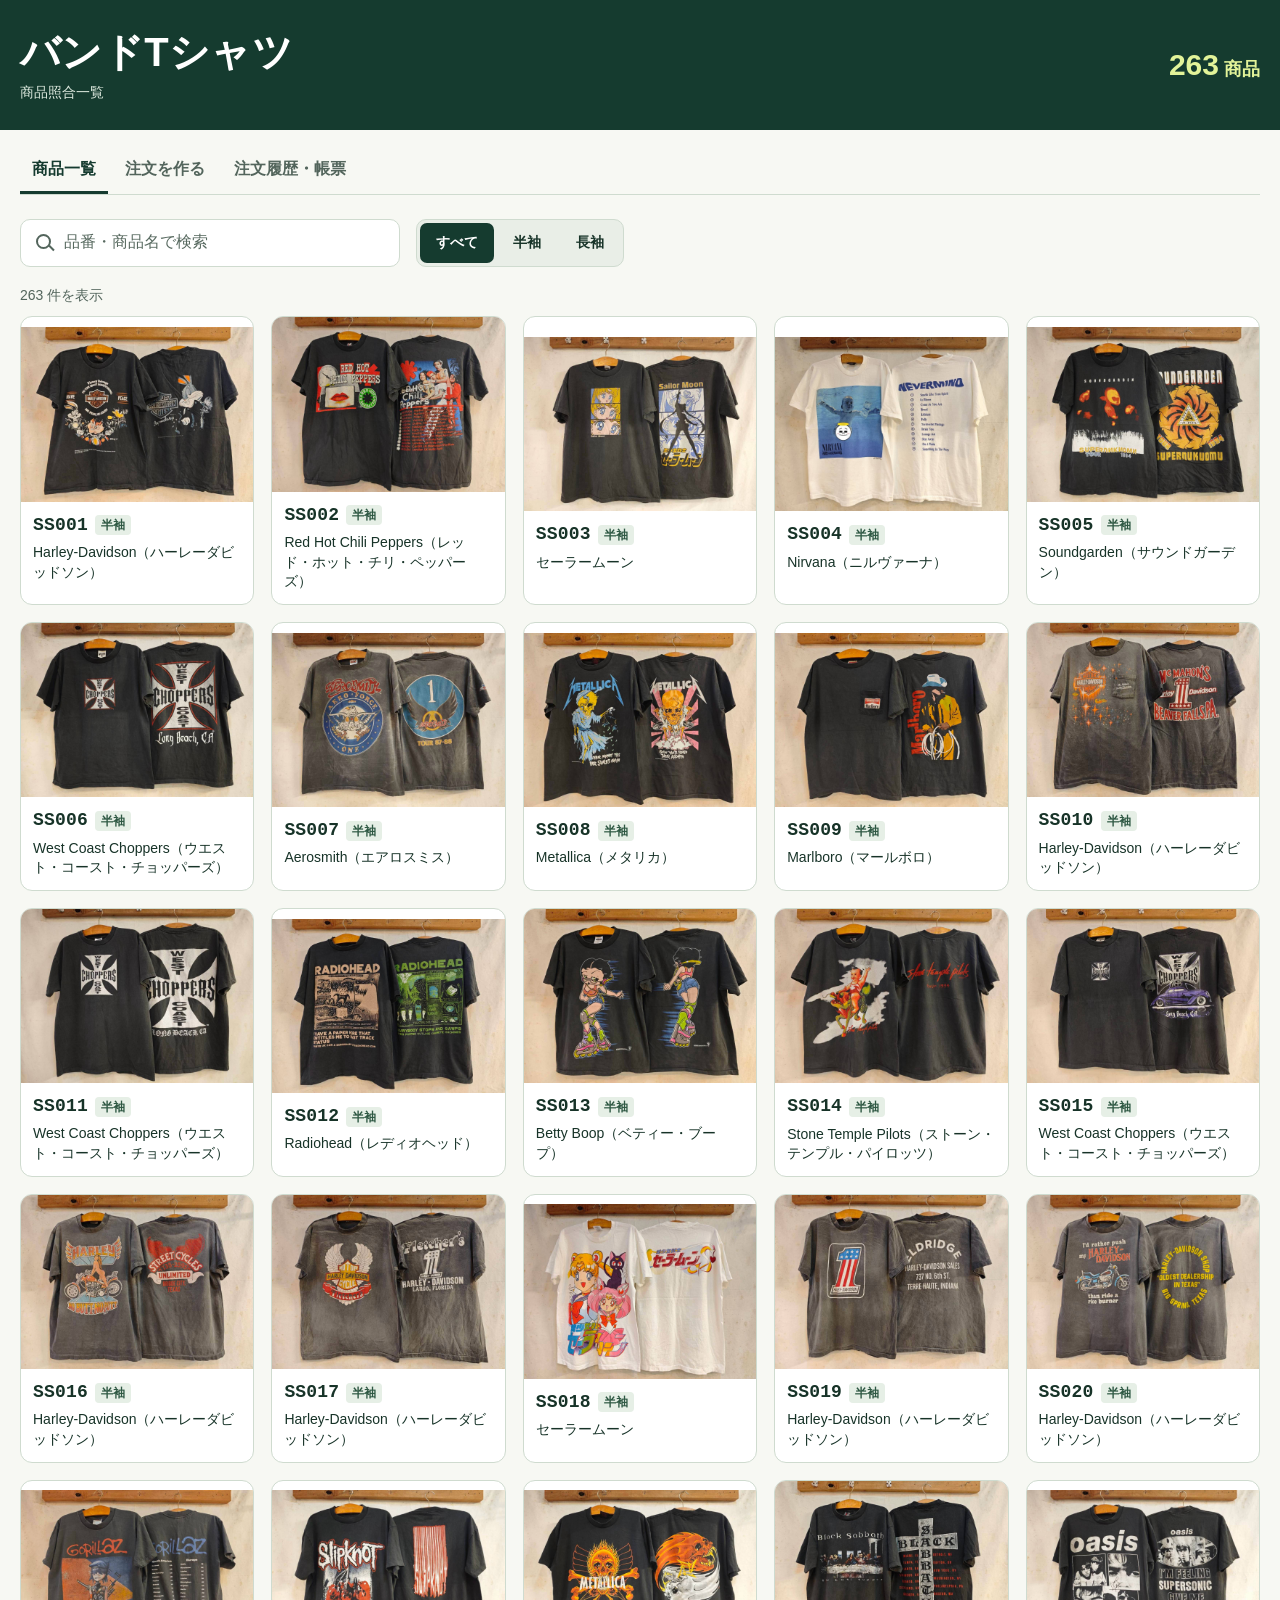
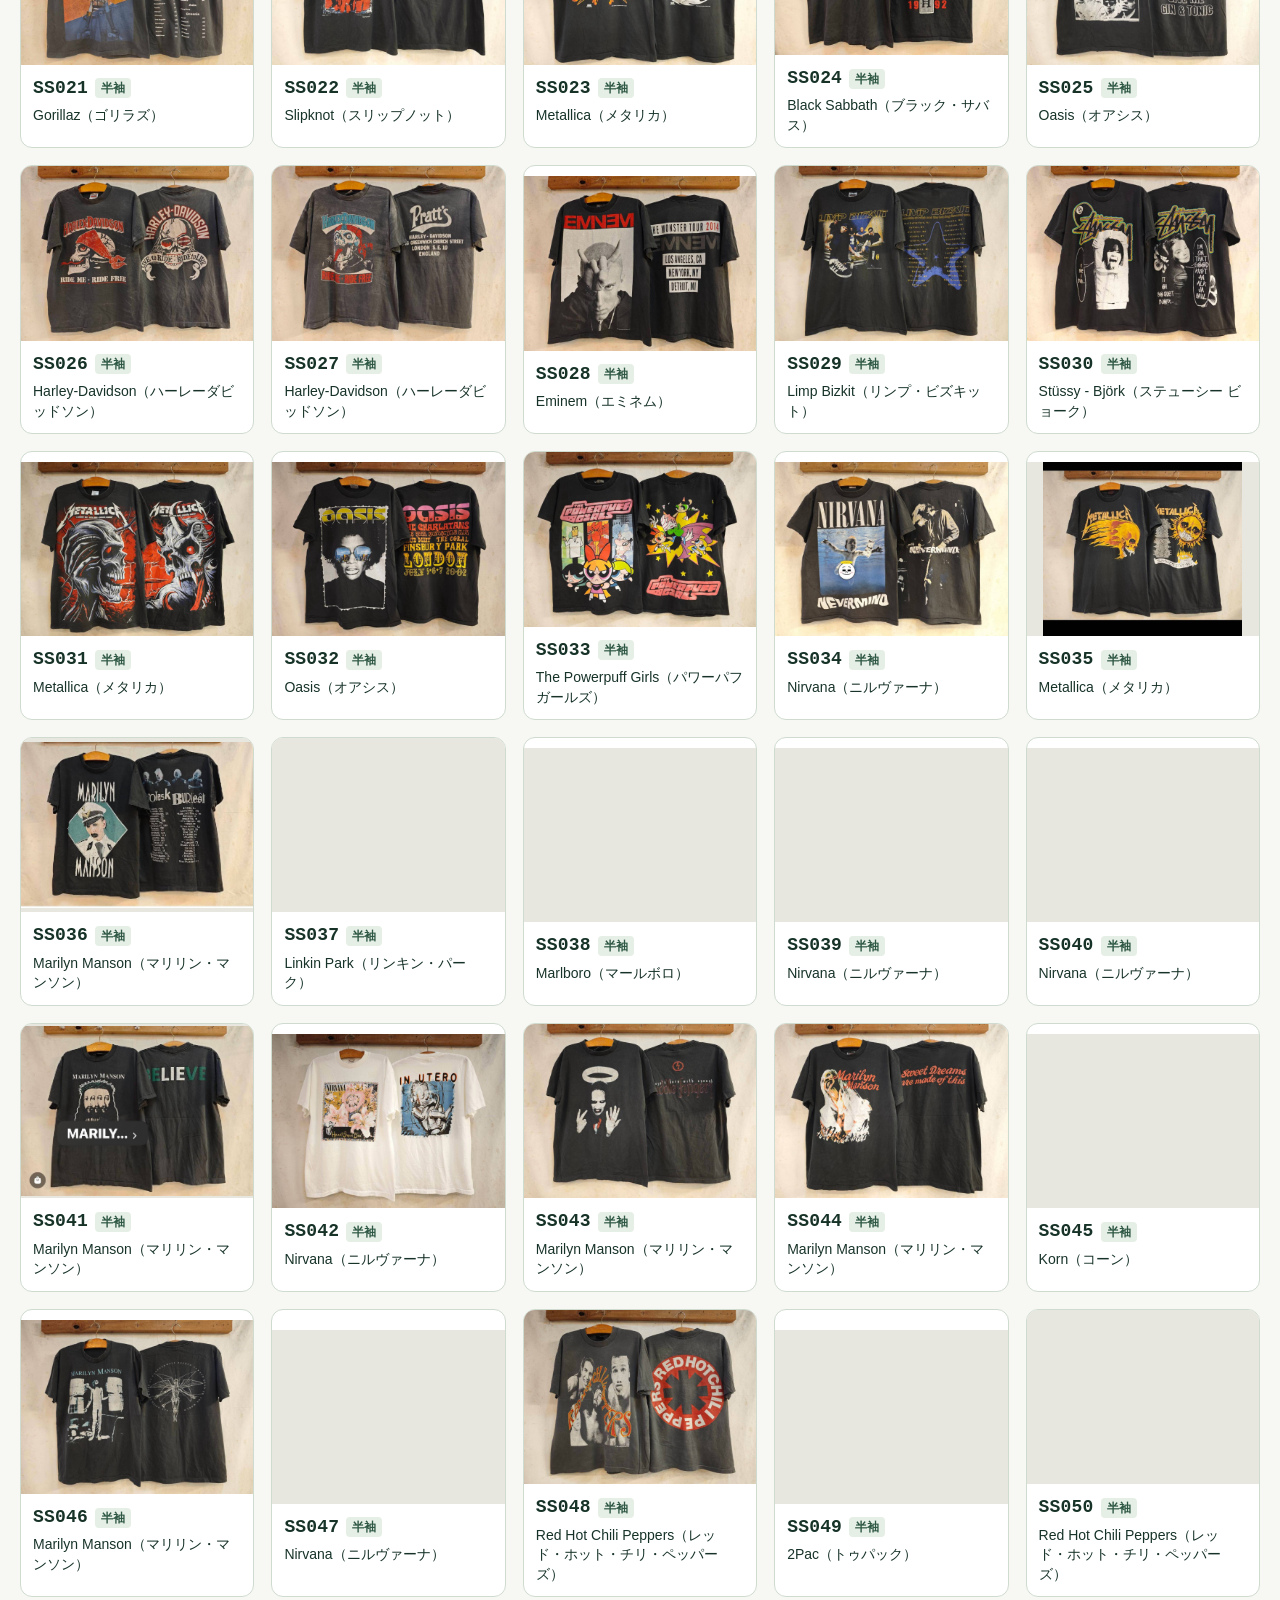
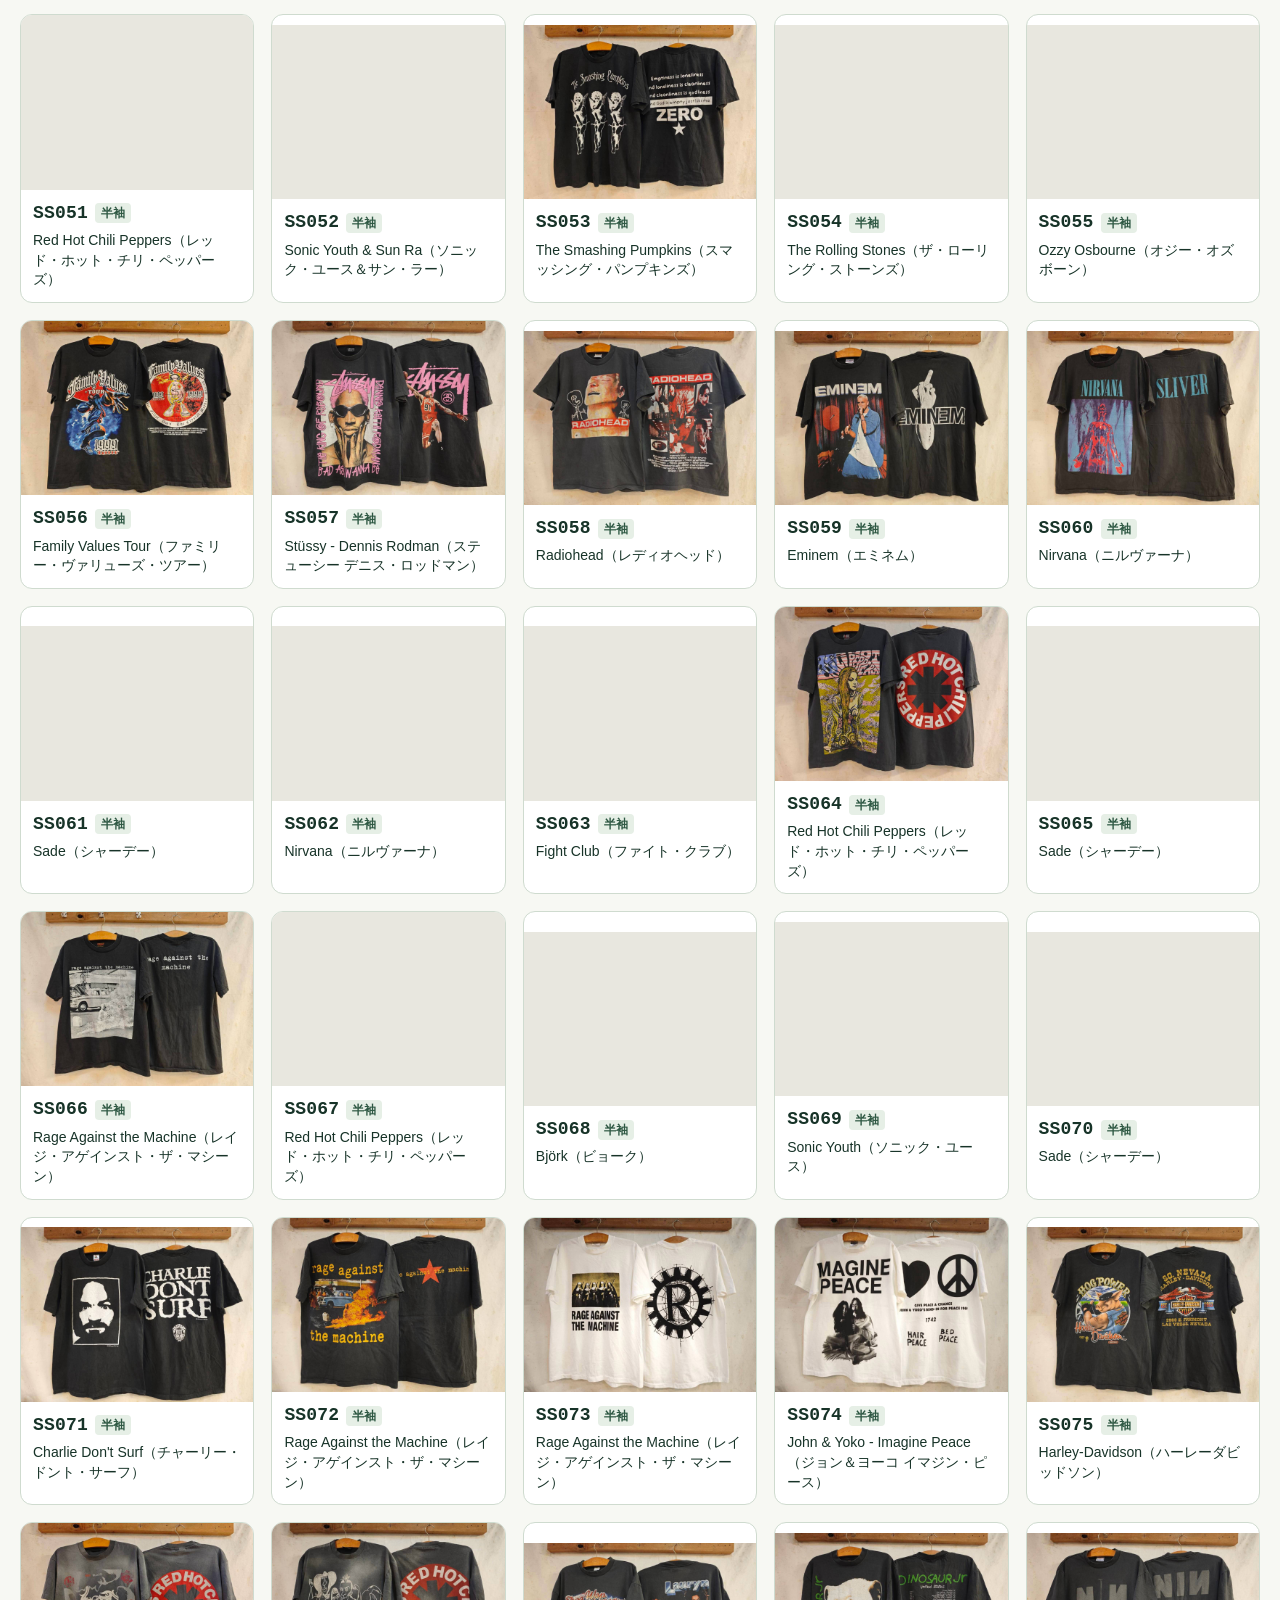
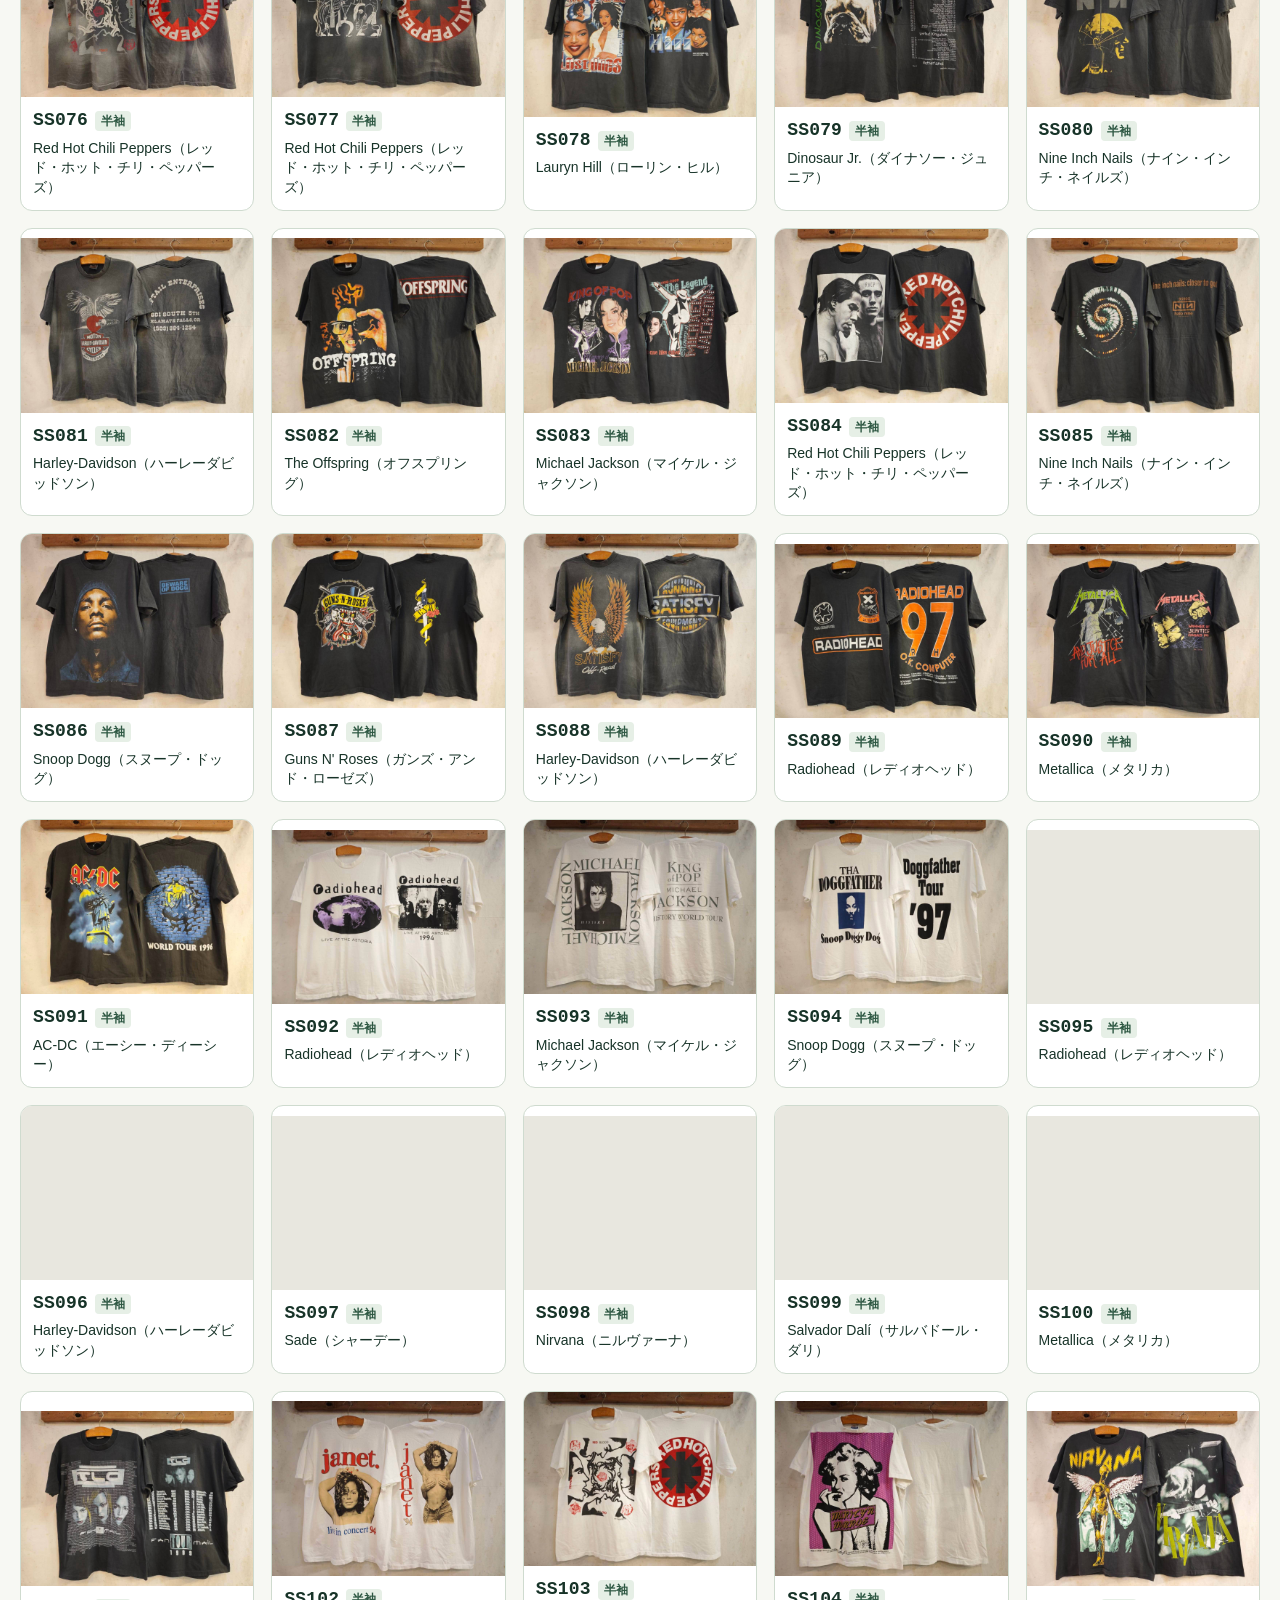
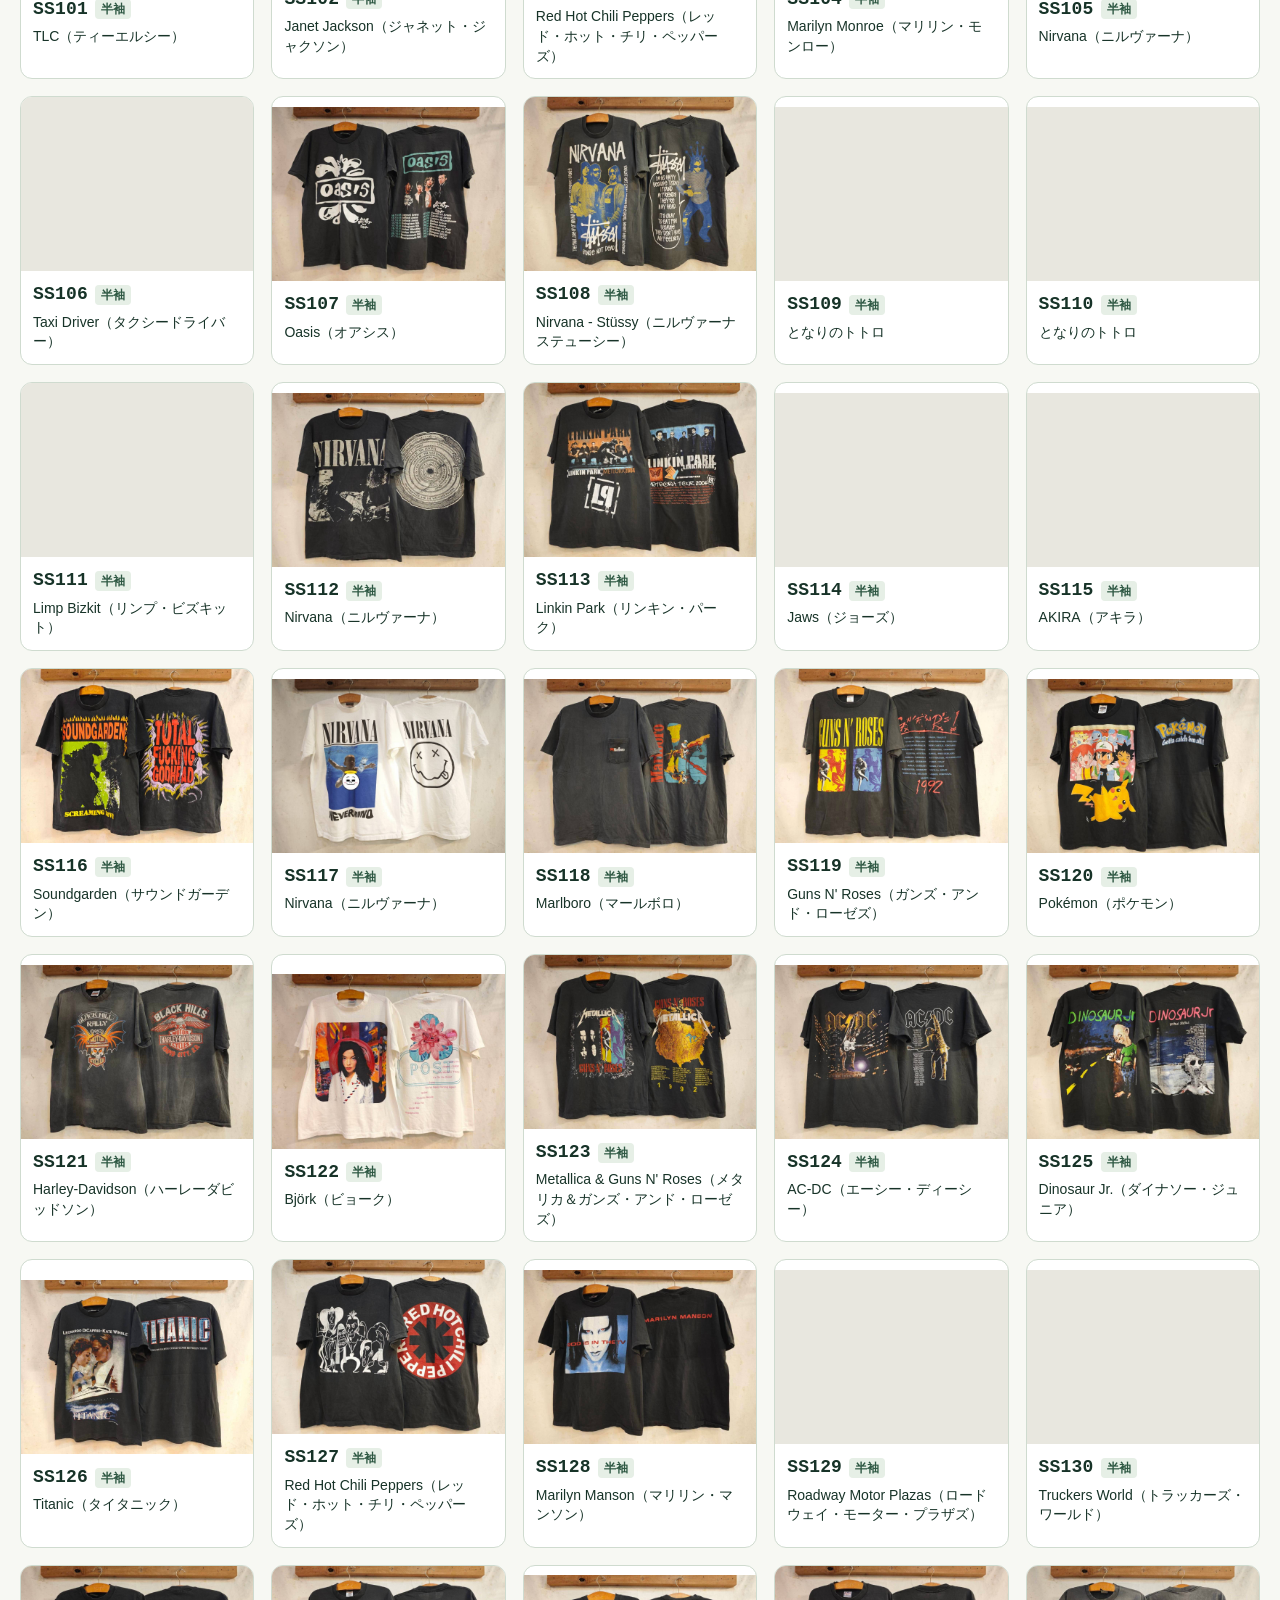
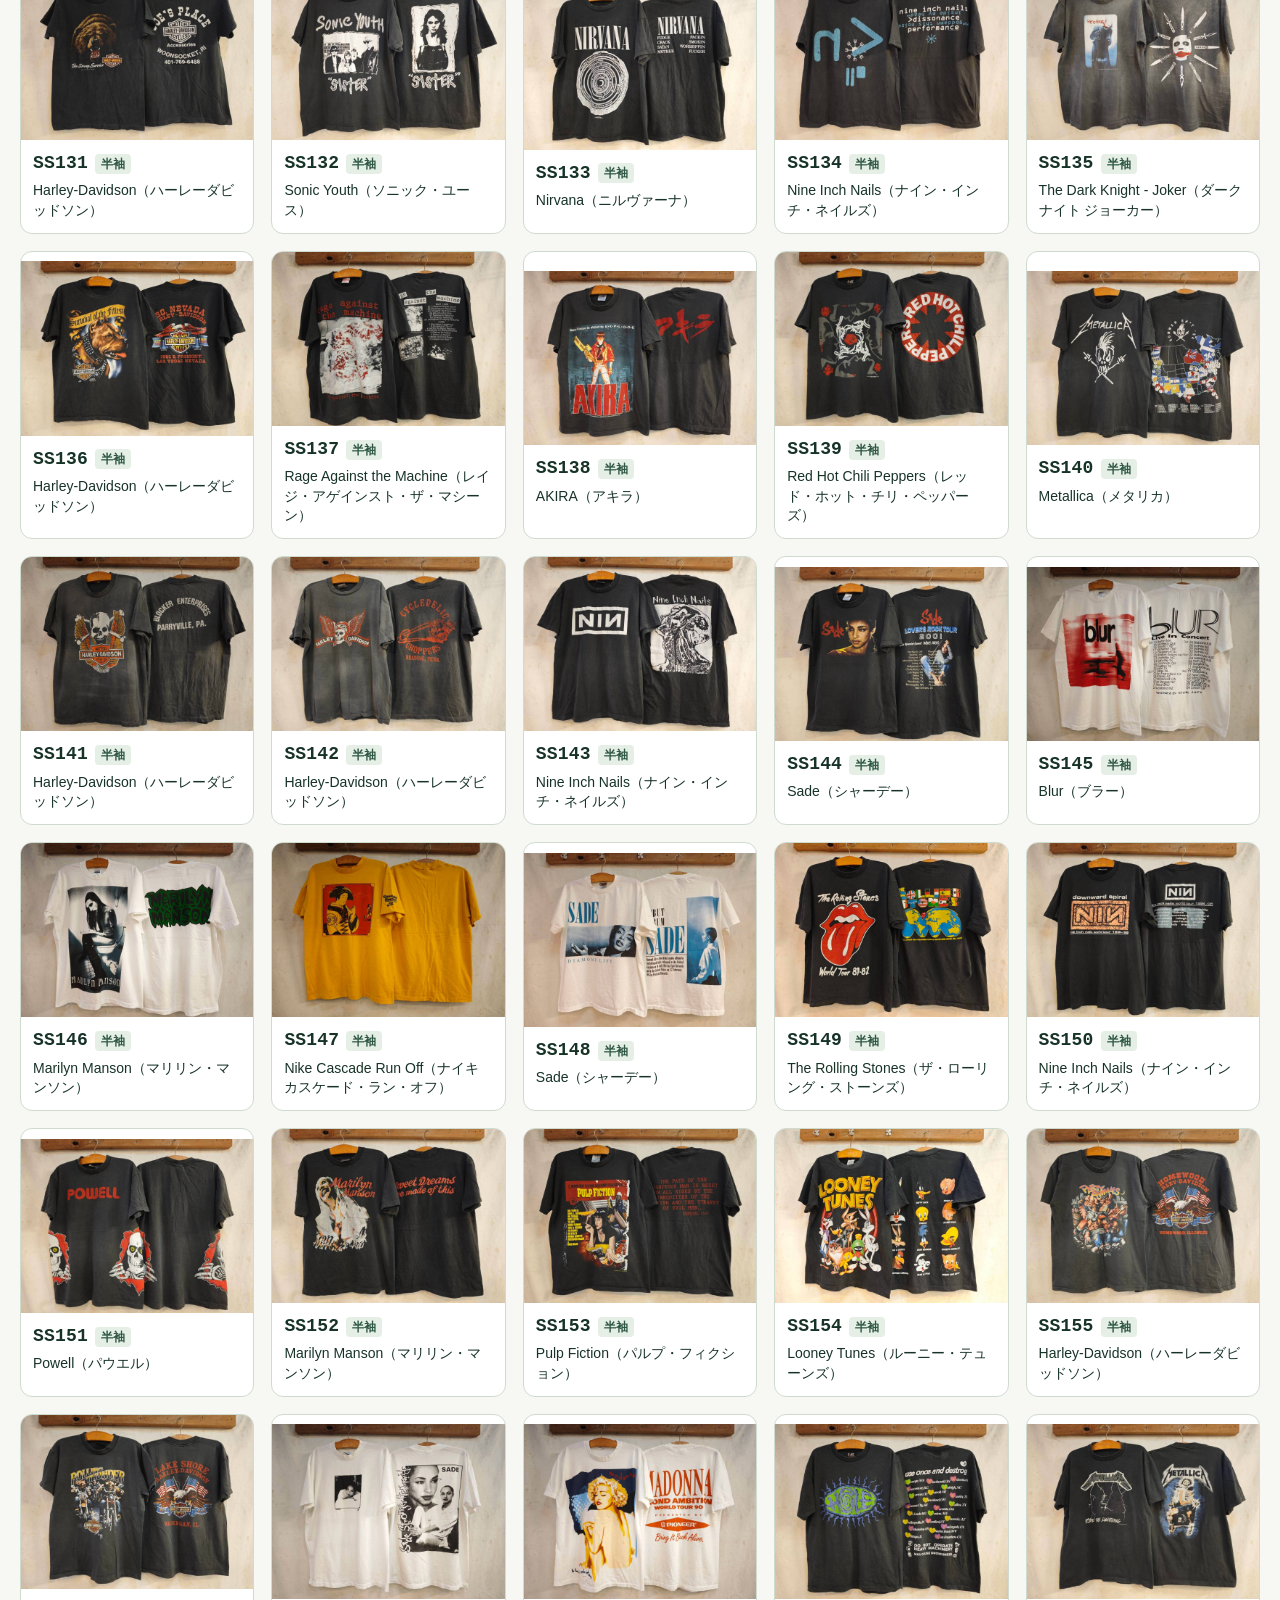
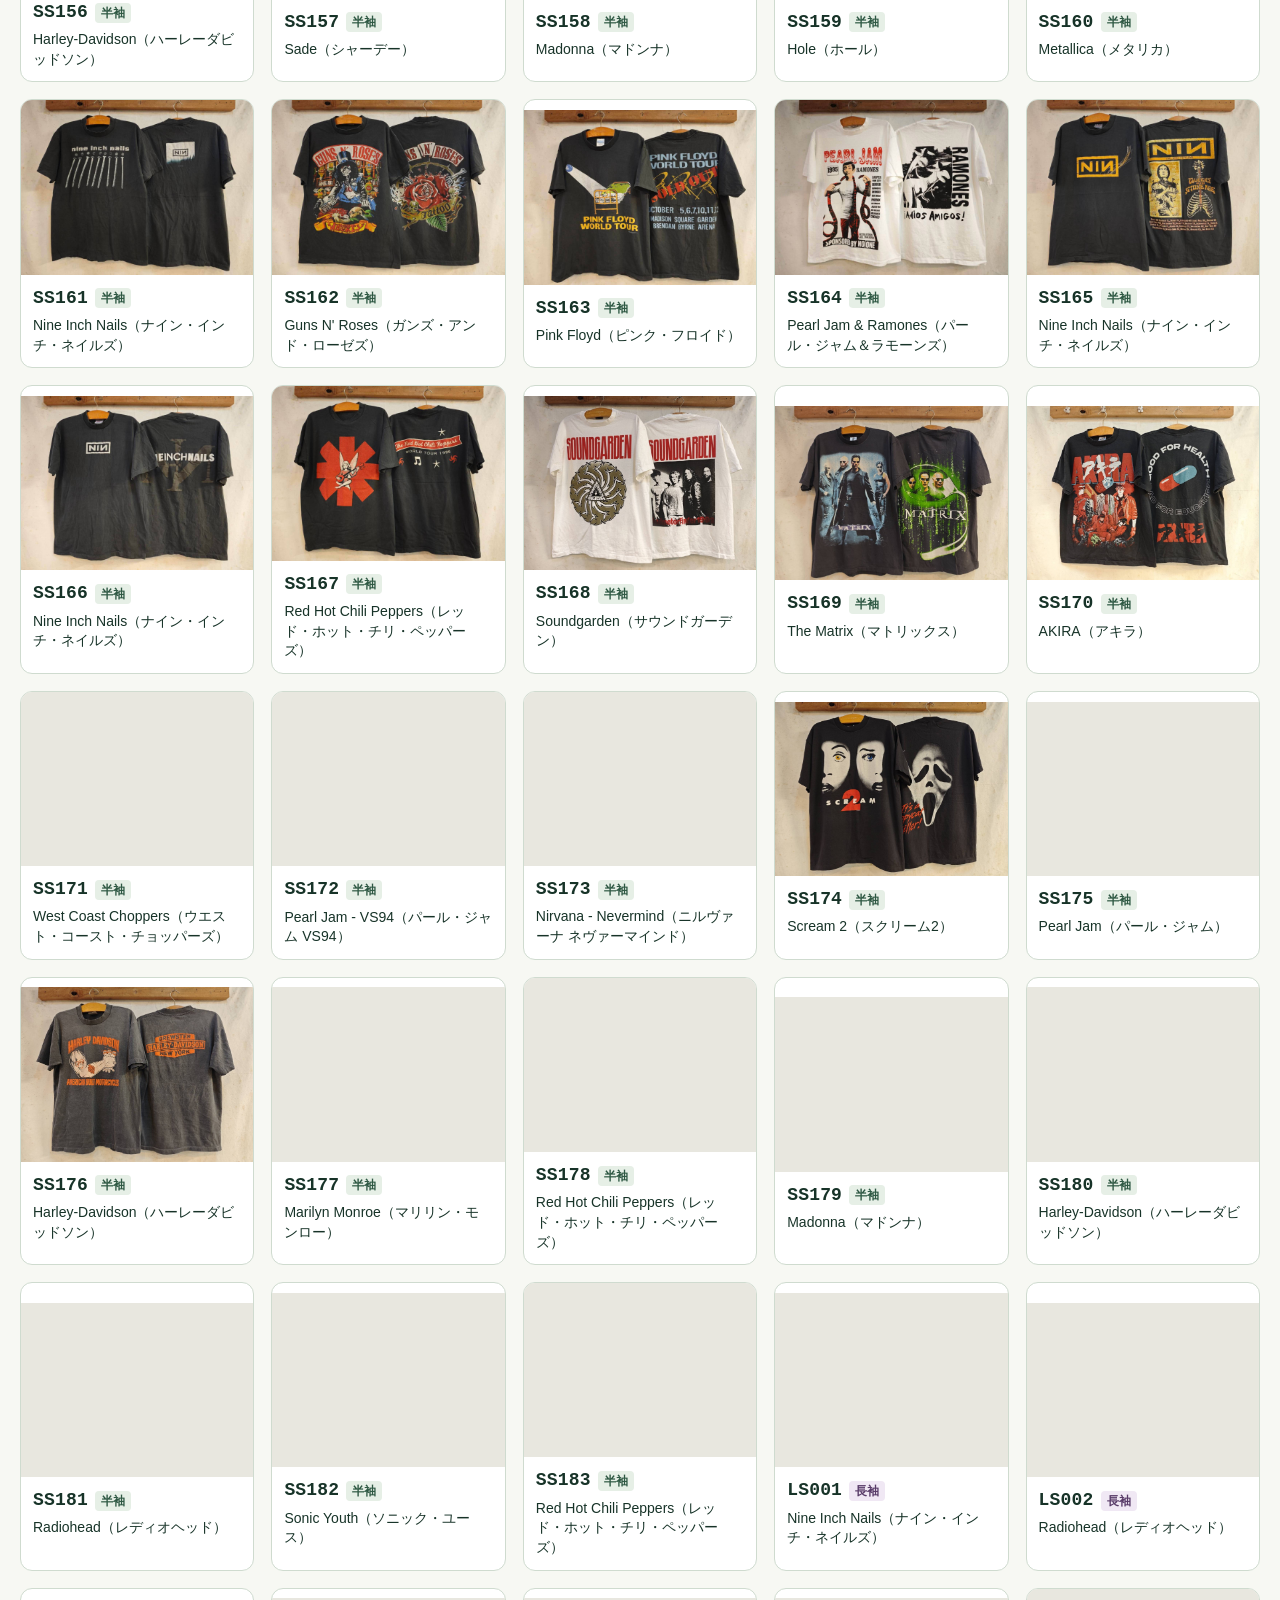
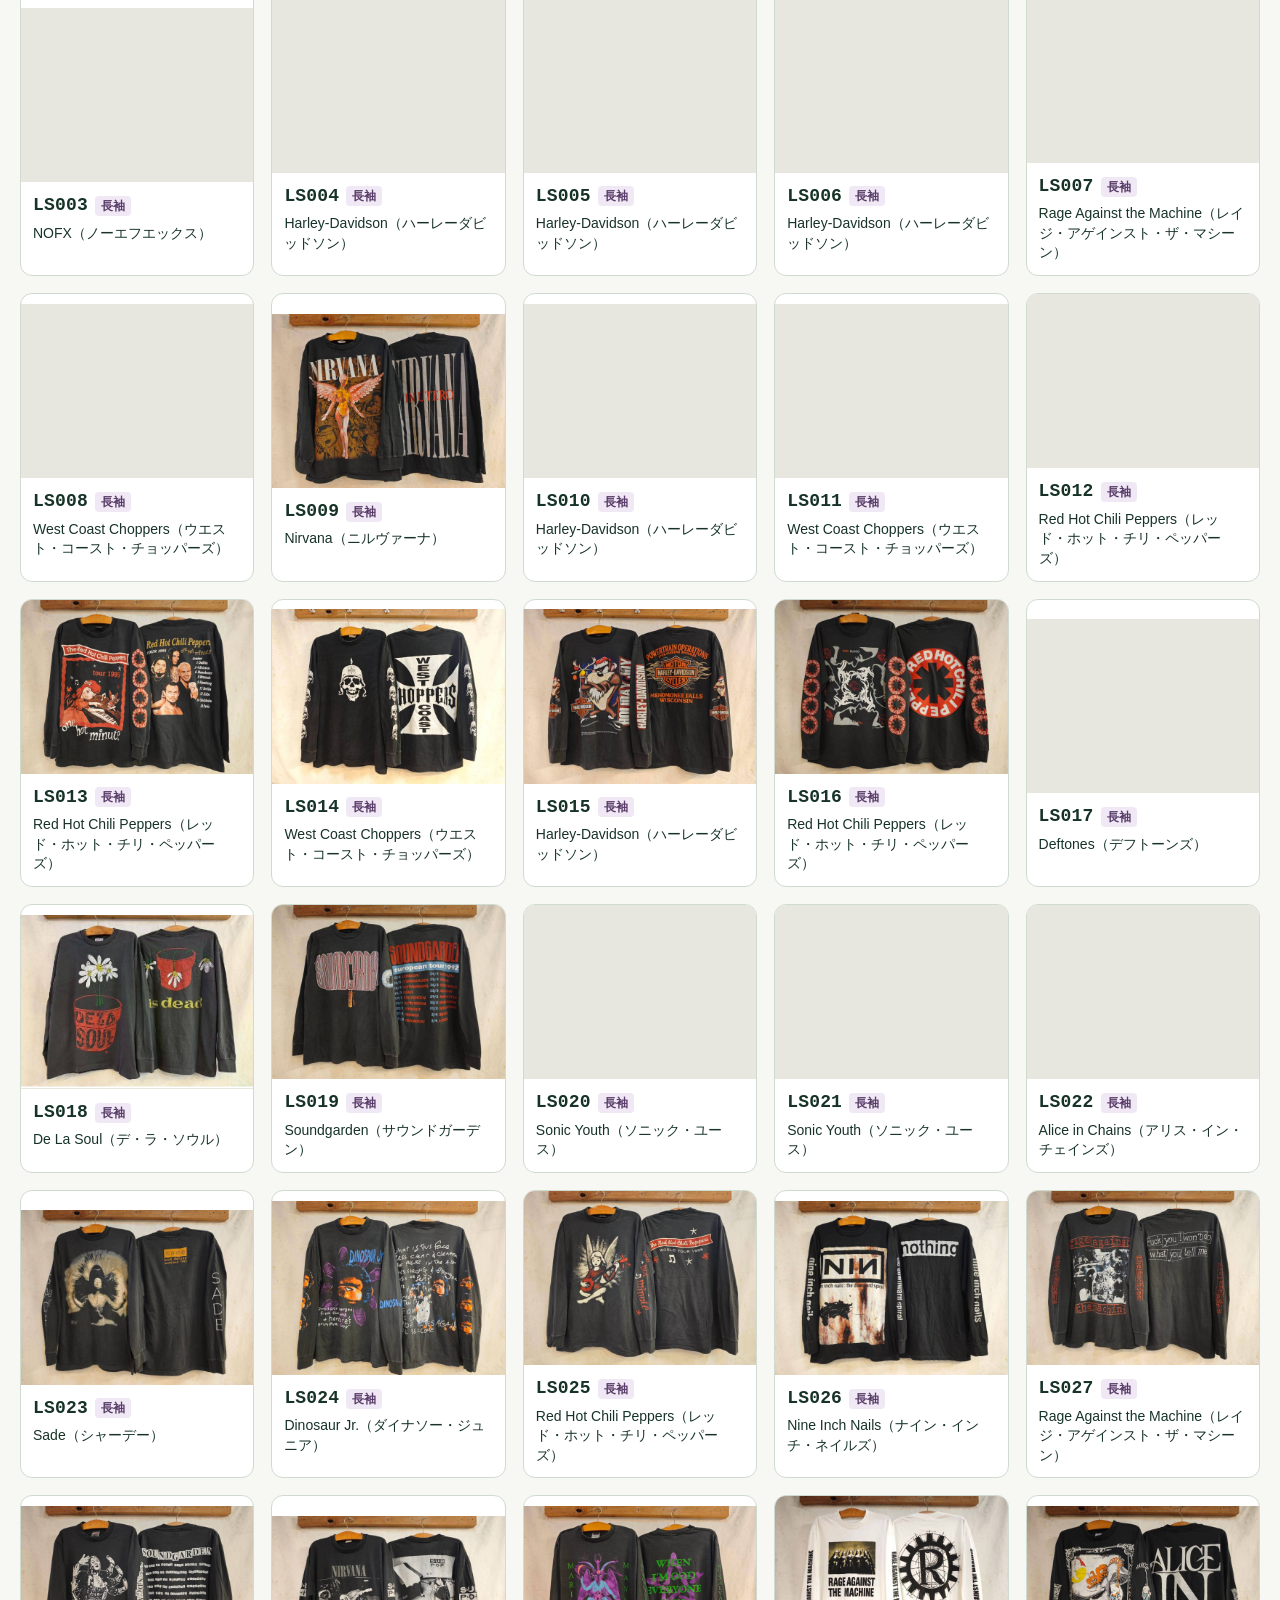
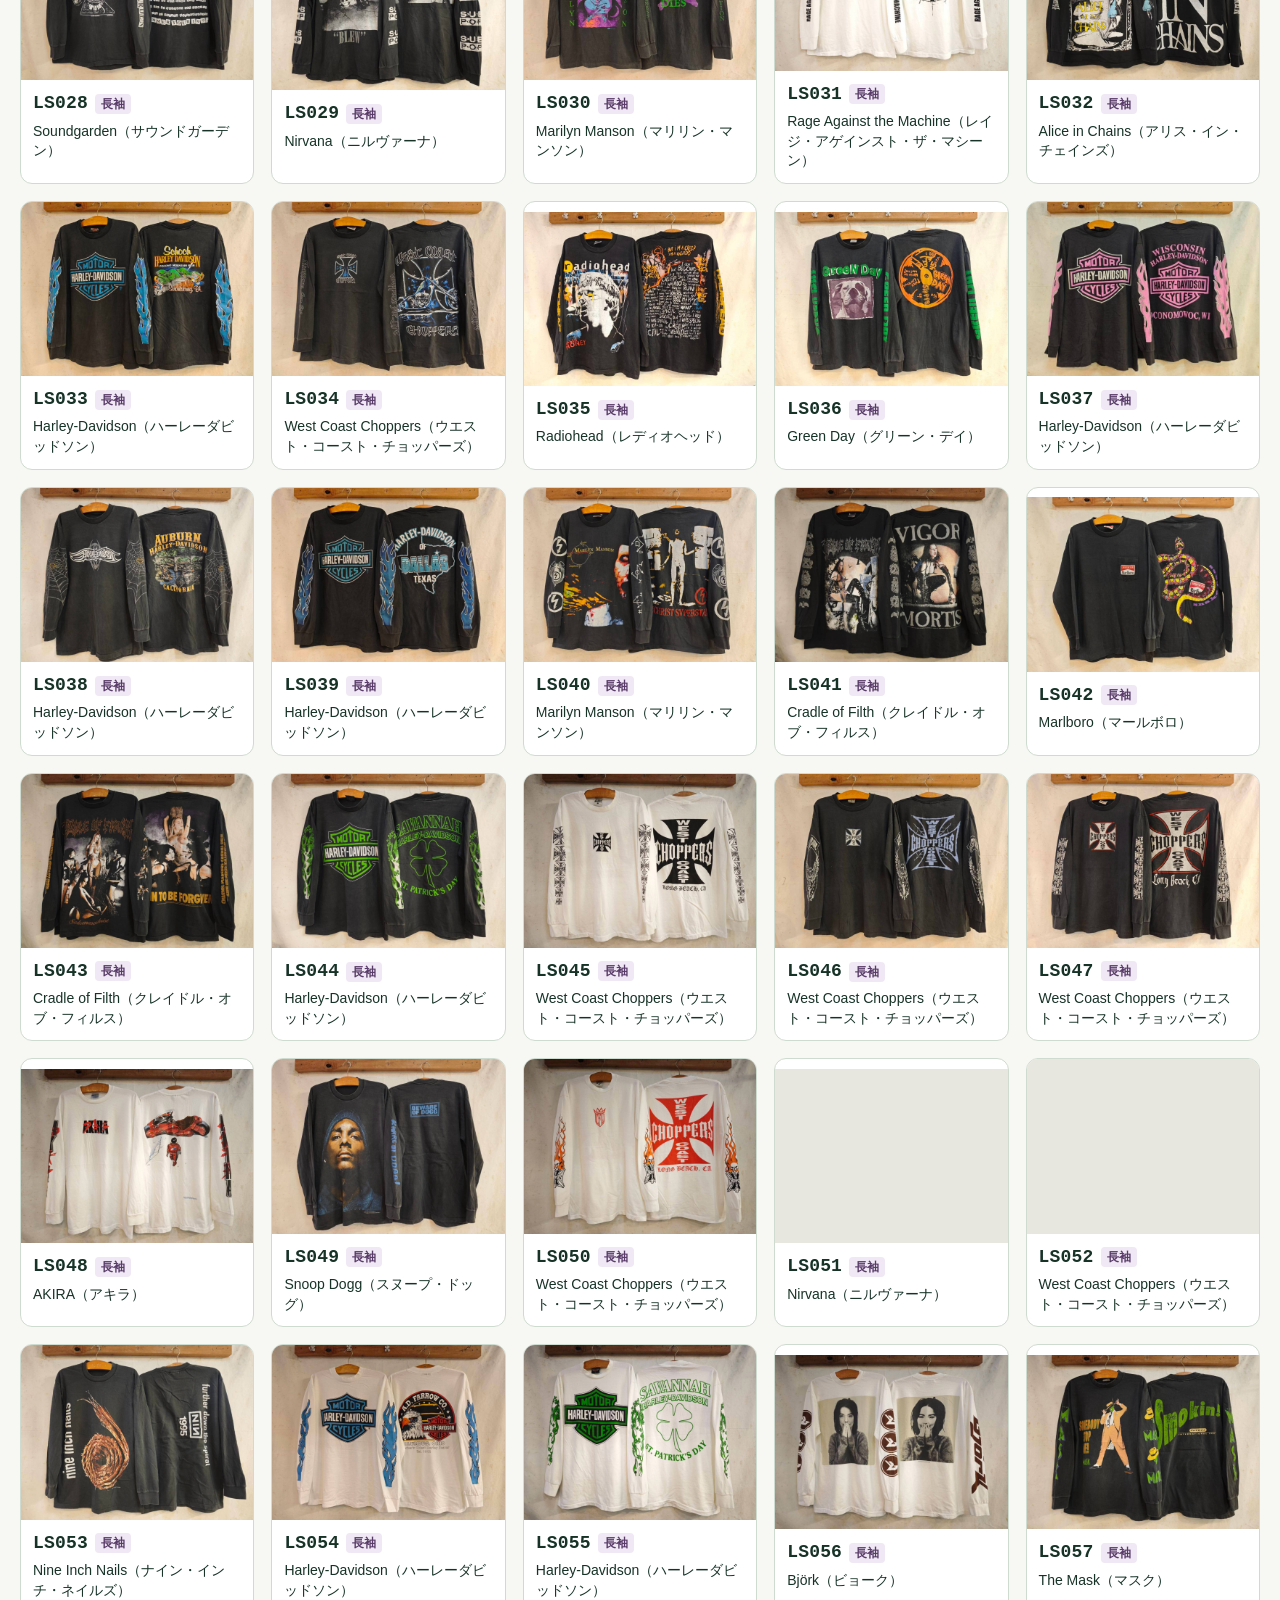
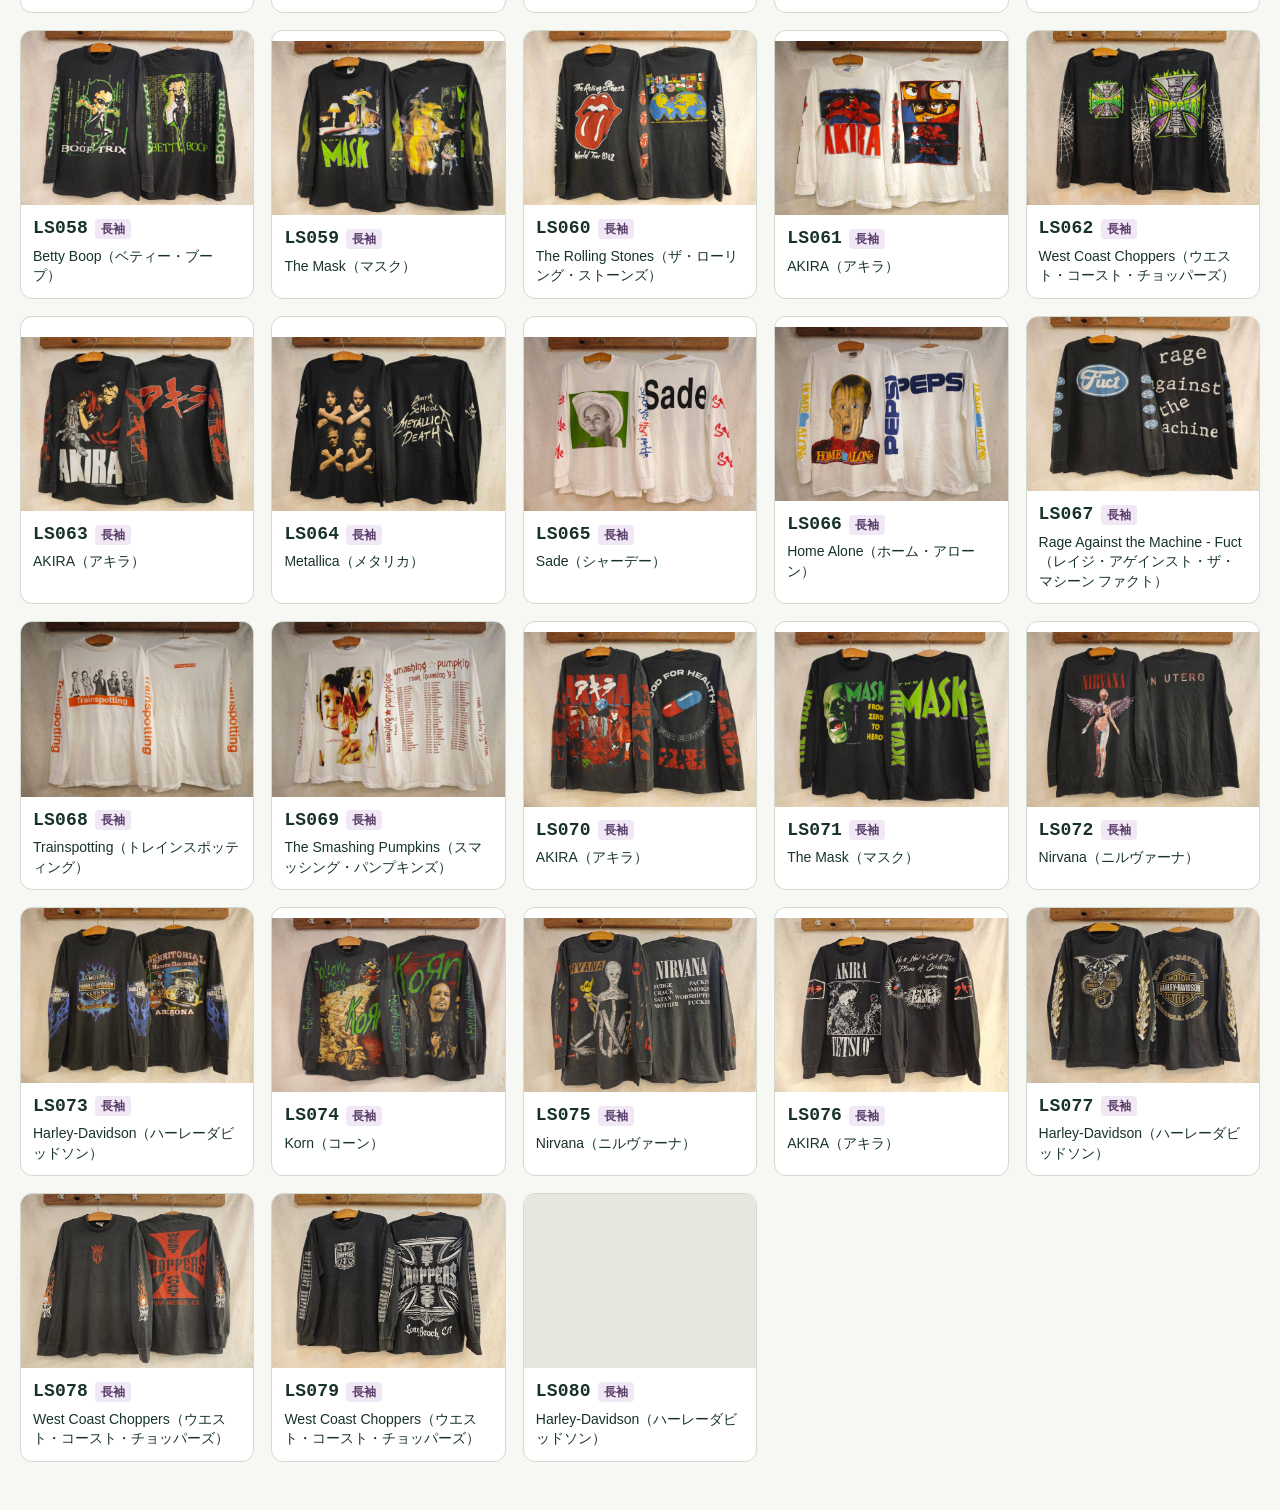
<file: index.html>
<!doctype html>
<html lang="ja">
<head>
<meta charset="utf-8">
<meta name="viewport" content="width=device-width, initial-scale=1">
<title>バンドTシャツ｜商品照合一覧</title>
<style>
:root{color-scheme:light;--ink:#173328;--muted:#53655c;--line:#cfdbcf;--deep:#153b2f;--paper:#f7f8f3;--lime:#e2f399;font:16px/1.55 -apple-system,BlinkMacSystemFont,"Hiragino Sans","Yu Gothic",sans-serif;color:var(--ink);background:var(--paper)}
*{box-sizing:border-box}
body,h1,h2,p{margin:0}
button,input,a{font:inherit;color:inherit}
button{cursor:pointer}
button:focus-visible,input:focus-visible{outline:3px solid #407395;outline-offset:3px}
[hidden]{display:none!important}
header{background:var(--deep);color:#fff}
.wrap{width:min(100% - 40px,1240px);margin-inline:auto}
header .wrap{min-height:130px;display:flex;align-items:center;justify-content:space-between;gap:20px}
h1{font-size:clamp(25px,3.7vw,40px);letter-spacing:.01em;line-height:1.25}
header p{font-size:14px;color:#deeadf;margin-top:5px}
.inventory-count{font-weight:700;font-size:18px;white-space:nowrap;color:var(--lime);font-variant-numeric:tabular-nums}
.inventory-count b{font-size:30px}
.tools{display:flex;align-items:center;gap:16px;flex-wrap:wrap;margin:24px 0 18px}
.searchbox{position:relative;display:block;flex:0 1 380px}
.searchbox:before{content:"";position:absolute;top:15px;left:16px;width:11px;height:11px;border:2px solid #53655c;border-radius:50%;pointer-events:none}
.searchbox:after{content:"";position:absolute;top:28px;left:28px;width:7px;height:2px;background:#53655c;transform:rotate(45deg);pointer-events:none}
input{min-height:48px;width:100%;border:1px solid var(--line);background:#fff;border-radius:10px;padding:8px 12px 8px 43px}
input::placeholder{color:#586a60}
.filters{display:flex;gap:3px;border:1px solid var(--line);border-radius:10px;background:#e9eee7;padding:3px}
.filters button{padding:4px 16px;min-height:40px;border:0;border-radius:7px;background:transparent;font-size:14px;font-weight:650}
.filters button[aria-pressed="true"]{color:#fff;background:var(--deep)}
.results{margin-bottom:10px;font-size:14px;color:var(--muted)}
.grid{display:grid;grid-template-columns:repeat(auto-fill,minmax(205px,1fr));gap:17px;margin-bottom:48px}
.card{min-width:0;width:100%;padding:0;overflow:hidden;border:1px solid var(--line);border-radius:12px;background:#fff;text-align:left}
.card:hover,.card:focus-visible{border-color:#50725f;box-shadow:0 2px 8px #12332118}
.photo{width:100%;aspect-ratio:4 / 3;background:#e8e7df;display:block;object-fit:contain}
.info{display:block;padding:12px}
.meta{display:flex;align-items:center;gap:7px;flex-wrap:wrap}
.code{font:700 18px/1.3 ui-monospace,SFMono-Regular,Menlo,monospace;letter-spacing:.01em}
.sleeve{font-size:12px;line-height:1.5;font-weight:650;border-radius:4px;padding:1px 6px;color:#2e5843;background:#e6efe6}
.sleeve.long{color:#583b68;background:#f0e8f4}
.name{display:block;margin-top:6px;font-size:14px;line-height:1.4;overflow-wrap:anywhere}
#empty{padding:22px 0;color:var(--muted)}
dialog{width:min(640px,calc(100% - 24px));max-width:none;max-height:calc(100dvh - 24px);padding:0;border:0;border-radius:15px;color:var(--ink);background:#fff;box-shadow:0 20px 70px #12332142}
dialog::backdrop{background:#10231bba}
body:has(dialog[open]){overflow:hidden}
.detail-head, .detail-foot{display:flex;align-items:center;justify-content:space-between;padding:14px 18px;gap:12px}
.detail-head h2{font:700 23px/1.2 ui-monospace,SFMono-Regular,Menlo,monospace}
.detail-head p{font-size:14px;overflow-wrap:anywhere;margin-top:4px}
#zoom{display:block;width:100%;height:auto;max-height:62dvh;object-fit:contain;background:#e8e7df}
.action{background:#fff;border:1px solid var(--line);border-radius:8px;padding:7px 14px;min-height:44px;font-weight:650;white-space:nowrap}
.action:disabled{opacity:.4;cursor:default}
#position{font-size:13px;color:var(--muted)}
@media(max-width:640px){.wrap{width:calc(100% - 28px)}header .wrap{min-height:100px;gap:10px}.inventory-count{font-size:14px}.inventory-count b{font-size:23px}.tools{margin:16px 0 12px;gap:10px}.searchbox{flex-basis:100%}.filters{width:100%}.filters button{flex:1}.grid{grid-template-columns:repeat(2,minmax(0,1fr));gap:10px}.info{padding:9px}.code{font-size:16px}.name{font-size:13px}.detail-head,.detail-foot{padding:12px}}

.tabs{display:flex;gap:5px;margin:18px 0 12px;border-bottom:1px solid var(--line)}
.tabs button{background:transparent;color:var(--muted);border:0;border-bottom:3px solid transparent;padding:9px 12px;min-height:44px;font-weight:700}
.tabs button[aria-current="page"]{color:var(--deep);border-color:var(--deep)}
.test-note{background:#ecf1df;border-radius:10px;padding:10px 14px;font-size:14px;margin:10px 0}
.order-actions{display:flex;align-items:center;gap:10px;flex-wrap:wrap;margin:12px 0}
.primary{background:var(--deep);border-color:var(--deep);color:white}
#cart-bar{position:sticky;bottom:max(8px,env(safe-area-inset-bottom));width:100%;box-shadow:0 3px 16px #17332833;margin-bottom:12px}
#pick-open{display:block;width:calc(100% - 32px);margin:12px auto 0}
#pick-sheet{width:min(440px,calc(100% - 24px));padding:20px;overscroll-behavior:contain}
#pick-sheet::backdrop{background:#10231b66}
.pick-heading,.pick-row,.pick-product,.stepper{display:flex;align-items:center;gap:12px}
.pick-heading,.pick-row{justify-content:space-between}
.pick-heading h2{font-size:20px}
.pick-product{margin:14px 0;padding:12px;background:var(--paper);border-radius:10px}
.pick-product img{width:76px;height:60px;object-fit:contain}
.pick-row{padding:12px 0;border-top:1px solid var(--line);font-variant-numeric:tabular-nums}
.stepper{gap:8px}
.stepper button{width:46px;height:46px;padding:0;font-size:22px;touch-action:manipulation}
.stepper output{min-width:3ch;text-align:center;font-size:20px;font-weight:700}
.pick-buttons{display:flex;gap:8px;margin-top:12px}
.pick-buttons .primary{flex:1}
@media(max-width:640px){
 #pick-sheet{position:fixed;inset:auto 0 0;margin:0 auto;width:100%;max-height:calc(100dvh - 12px);border-radius:20px 20px 0 0;padding:16px 18px max(18px,env(safe-area-inset-bottom))}
}
@media(max-width:640px) and (prefers-reduced-motion:no-preference){
 #pick-sheet[open]{animation:pick-rise .22s ease-out}
 @keyframes pick-rise{from{transform:translateY(100%)}to{transform:translateY(0)}}
}
#history-list{display:grid;gap:10px;margin:12px 0}
.history-row,.order-line{padding:12px;border:1px solid var(--line);border-radius:10px;background:white}
.history-row{display:flex;justify-content:space-between;align-items:center;text-align:left;gap:8px}
.order-line{display:flex;align-items:center;gap:10px;margin:7px 0}
.order-line img{width:60px;height:68px;object-fit:contain;background:#eee}
.order-line .item-copy{flex:1;min-width:0;overflow-wrap:anywhere}
.order-line small,.history-row small{display:block;color:var(--muted)}
.order-line input{padding:5px;width:62px}
#order-dialog{padding:16px}
#order-dialog .detail-head{padding:0 0 8px}
#order-message{position:fixed;z-index:3;bottom:70px;left:50%;transform:translateX(-50%);width:max-content;max-width:90%;padding:8px 12px;border-radius:8px;background:var(--deep);color:white}
.form-error{color:#8d3129}
@media(max-width:400px){.tabs button{padding:8px}.order-line{gap:6px;padding:7px}.order-line img{width:46px}}
#print-documents{display:none}
.document-sheet{border:1px solid var(--line);border-top:3px solid var(--deep);border-radius:4px;padding:clamp(12px,3vw,24px);margin:18px 0;background:white;color:var(--ink)}
.document-sheet h2{font-size:22px;margin:2px 0 16px}
.document-sheet>small,.document-facts dt,.invoice-line small,.line-cost small{color:var(--muted)}
.document-facts,.doc-fields{display:grid;grid-template-columns:repeat(auto-fit,minmax(min(140px,100%),1fr));gap:10px}
.document-facts{margin:0 0 20px}
.document-facts>div{border-bottom:1px solid var(--line);padding:4px 0;min-width:0;overflow-wrap:anywhere}
.document-facts dt{font-size:12px}
.document-facts dd{margin:0;font-size:14px}
.document-sheet h3,.invoice-form h3{font-size:16px;margin:16px 0 8px}
.doc-line,.invoice-line{display:grid;grid-template-columns:60px minmax(0,1fr) auto;align-items:center;gap:10px;border:0;border-bottom:1px solid var(--line);border-radius:0;margin:0;padding:9px 0}
.doc-line img,.invoice-line img{width:60px;height:55px;object-fit:contain;background:#f4f3ed}
.line-cost{text-align:right;font-variant-numeric:tabular-nums}
.line-cost small,.invoice-line small{display:block}
.doc-total{padding:10px 12px;text-align:right;background:#e6efe6;border-top:2px solid var(--deep);font-weight:700;margin:12px 0}
.doc-fields label{font-size:14px;color:var(--muted)}
.doc-fields input{padding:7px 9px;min-width:0}
.invoice-line .item-copy{overflow-wrap:anywhere}
.invoice-qty{display:flex;gap:8px;align-items:center}.invoice-qty output{font-variant-numeric:tabular-nums}
.invoice-qty button{width:44px;padding:0;touch-action:manipulation}
.template-link{display:inline-flex;align-items:center;min-height:44px;font-size:14px;text-underline-offset:3px}
@media(max-width:520px){.doc-line{grid-template-columns:48px minmax(0,1fr)}.doc-line img,.invoice-line img{width:48px}.doc-line .line-cost{grid-column:2;text-align:left;display:flex;gap:10px;flex-wrap:wrap;align-items:baseline}.invoice-line{grid-template-columns:48px minmax(0,1fr)}.invoice-qty{grid-column:1/-1;justify-content:flex-end}.invoice-qty strong{margin-left:auto}.order-actions .action{white-space:normal}}
.doc-options{grid-column:1/-1}.doc-options summary{cursor:pointer;padding:8px 0}
.financial-sheet{color:#171717;border-top-color:#202020;font-variant-numeric:tabular-nums}
.bill-header h2{border:2px solid #202020;text-align:center;letter-spacing:.28em;margin:0;padding:5px}
.bill-header p{text-align:right;margin:6px 0;font-size:12px}
.bill-parties,.bill-terms{margin:12px 0;overflow-wrap:anywhere}
.bill-parties{display:grid;grid-template-columns:1fr 1fr;gap:16px}
.bill-parties dt,.bill-terms dt{font-size:12px}
.bill-parties dd,.bill-terms dd{margin:0}
.bill-parties dd{font-weight:700;border-bottom:1px solid #555;min-height:1.6em}
.bill-terms{max-width:28em;border:1px solid #555}
.bill-terms>div,.bill-amount{display:grid;grid-template-columns:7em 1fr}
.bill-terms>div+div{border-top:1px solid #777}
.bill-terms dt,.bill-amount span,.bill-notes strong,.bill-lines thead th{background:#252525;color:white;font-weight:700;print-color-adjust:exact;-webkit-print-color-adjust:exact}
.bill-terms dt,.bill-terms dd,.bill-amount>*{padding:3px 8px}
.bill-amount{border:2px solid #252525;margin:16px 0;max-width:30em;align-items:stretch}
.bill-amount span{display:grid;align-items:center}
.bill-amount strong{text-align:right;font-size:1.2em}
.bill-lines{width:100%;border-collapse:collapse;font-size:14px}
.bill-lines th,.bill-lines td{padding:5px;border:1px solid #777}
.bill-lines td{text-align:right;vertical-align:middle}
.bill-lines td:first-child{text-align:left;width:52%;overflow-wrap:anywhere}
.bill-lines td:first-child>*{display:block}
.bill-lines small{color:#555}.bill-lines tr,.photo-item{break-inside:avoid}
.bill-total{text-align:right;border:1px solid #555;padding:6px 8px;font-weight:700}
.bill-notes{border:1px solid #555;margin-top:16px;break-inside:avoid}
.bill-notes strong{display:block;padding:2px 8px;font-size:12px}.bill-notes p{padding:8px;overflow-wrap:anywhere}
.photo-items{display:grid;grid-template-columns:repeat(2,minmax(0,1fr));gap:12px}
.photo-item{min-width:0;margin:0;border:1px solid var(--line);border-radius:6px;overflow:hidden}
.photo-item img{display:block;width:100%;aspect-ratio:4/3;object-fit:contain;background:#f4f3ed}
.photo-item figcaption{padding:8px;overflow-wrap:anywhere}
.photo-item figcaption div{display:flex;justify-content:space-between;flex-wrap:wrap;gap:4px}
.photo-item figcaption span,.photo-item figcaption small{display:block;font-size:13px}
@media screen and (max-width:520px){.bill-lines{font-size:12px}.bill-lines td,.bill-lines th{padding:3px}.bill-lines td:first-child{width:43%}.photo-items{gap:6px}.photo-item figcaption{padding:5px}.invoice-qty{flex-wrap:wrap}}
@media print{
 @page{size:A4 portrait;margin:12mm}
 :root,body{background:#fff}
 body:has(#order-dialog[open]){overflow:visible}
 body:has(#order-dialog[open])> :not(#order-dialog){display:none!important}
 #order-dialog[open]{position:static;display:block;overflow:visible;width:100%;max-height:none;border:0;box-shadow:none;padding:0;margin:0}
 #order-dialog::backdrop{background:none}
 #order-dialog button,#order-dialog .order-actions{display:none!important}
 .order-line{break-inside:avoid}
 body:has(#print-documents .document-sheet)>*{display:none!important}
 body:has(#print-documents .document-sheet)>#print-documents{display:block!important}
 #print-documents .document-sheet{border:0;border-top:2px solid var(--deep);border-radius:0;padding:0;margin:0;font-size:10pt}
 #print-documents .document-sheet + .document-sheet{break-before:page}
 #print-documents .document-facts{grid-template-columns:repeat(3,minmax(0,1fr))}
 #print-documents .doc-line{display:grid;grid-template-columns:17mm 1fr auto;break-inside:avoid}
 #print-documents .line-cost{display:block;grid-column:auto;text-align:right}
 #print-documents .doc-total,#print-documents .document-facts{break-inside:avoid}
 #print-documents h3{break-after:avoid}
 #print-documents .bill-lines{font-size:9pt}
 #print-documents .bill-lines thead{display:table-header-group}
 #print-documents .photo-item img{height:38mm}
 #print-documents .photo-item figcaption{padding:2mm}
 #print-documents .photo-items{gap:3mm}
 #print-documents .financial-sheet{border-top:0}
}
</style>
</head>
<body>
<header><div class="wrap"><div><h1>バンドTシャツ</h1><p>商品照合一覧</p></div><div class="inventory-count"><b>263</b> 商品</div></div></header>
<main class="wrap">
<nav class="tabs" aria-label="メニュー"><button data-view="catalog" aria-current="page">商品一覧</button><button data-view="create">注文を作る</button><button data-view="history">注文履歴・帳票</button></nav>
<p id="test-note" class="test-note" hidden>ここで作る注文はすべてテスト注文です。このブラウザに保存され、仕入先には送信されません。</p>
<section id="catalog-view">
<div class="tools">
<label class="searchbox"><input id="search" type="search" placeholder="品番・商品名で検索" aria-label="品番・商品名で検索" autocomplete="off" spellcheck="false"></label>
<div class="filters" role="group" aria-label="袖丈で絞り込み">
<button data-filter="all" aria-pressed="true">すべて</button><button data-filter="SS" aria-pressed="false">半袖</button><button data-filter="LS" aria-pressed="false">長袖</button>
</div></div>
<p id="results" class="results" role="status">263 件を表示</p>
<div id="grid" class="grid"><button type="button" class="card" data-code="SS001" data-price-class="SS" aria-label="SS001 Harley-Davidson（ハーレーダビッドソン） 拡大" aria-haspopup="dialog"><img class="photo" src="images/59ef6fef4ff81e33afef091dd5d0499fbca4c916fc7e9a3c43d875ce8cc56bcb.jpg" alt="" decoding="async"><span class="info"><span class="meta"><span class="code">SS001</span><span class="sleeve">半袖</span></span><span class="name">Harley-Davidson（ハーレーダビッドソン）</span></span></button>
<button type="button" class="card" data-code="SS002" data-price-class="SS" aria-label="SS002 Red Hot Chili Peppers（レッド・ホット・チリ・ペッパーズ） 拡大" aria-haspopup="dialog"><img class="photo" src="images/8011b5ea77c5d7b0746ca7e87f9013b3a1cfd6c1e27a342b9be223cff4e21909.jpg" alt="" decoding="async"><span class="info"><span class="meta"><span class="code">SS002</span><span class="sleeve">半袖</span></span><span class="name">Red Hot Chili Peppers（レッド・ホット・チリ・ペッパーズ）</span></span></button>
<button type="button" class="card" data-code="SS003" data-price-class="SS" aria-label="SS003 セーラームーン 拡大" aria-haspopup="dialog"><img class="photo" src="images/f7714621856cc94423b20b9665b6e2d71be54916b276d8b6be162bc4cef154d6.jpg" alt="" decoding="async"><span class="info"><span class="meta"><span class="code">SS003</span><span class="sleeve">半袖</span></span><span class="name">セーラームーン</span></span></button>
<button type="button" class="card" data-code="SS004" data-price-class="SS" aria-label="SS004 Nirvana（ニルヴァーナ） 拡大" aria-haspopup="dialog"><img class="photo" src="images/6691223b146648ebb240070470e4411d9fdc8bd48d08462cd11f6a7f32f311ec.jpg" alt="" decoding="async"><span class="info"><span class="meta"><span class="code">SS004</span><span class="sleeve">半袖</span></span><span class="name">Nirvana（ニルヴァーナ）</span></span></button>
<button type="button" class="card" data-code="SS005" data-price-class="SS" aria-label="SS005 Soundgarden（サウンドガーデン） 拡大" aria-haspopup="dialog"><img class="photo" src="images/f0b859d18a252836479b101bbfab0836001f6b4a4d926da8e4ce48cbb989001e.jpg" alt="" decoding="async"><span class="info"><span class="meta"><span class="code">SS005</span><span class="sleeve">半袖</span></span><span class="name">Soundgarden（サウンドガーデン）</span></span></button>
<button type="button" class="card" data-code="SS006" data-price-class="SS" aria-label="SS006 West Coast Choppers（ウエスト・コースト・チョッパーズ） 拡大" aria-haspopup="dialog"><img class="photo" src="images/eda6f06e389e380a54348aaf4cc2aaf095277eadb047a6f5c4db2da2428ca93f.jpg" alt="" decoding="async"><span class="info"><span class="meta"><span class="code">SS006</span><span class="sleeve">半袖</span></span><span class="name">West Coast Choppers（ウエスト・コースト・チョッパーズ）</span></span></button>
<button type="button" class="card" data-code="SS007" data-price-class="SS" aria-label="SS007 Aerosmith（エアロスミス） 拡大" aria-haspopup="dialog"><img class="photo" src="images/7ff034bd5c671479ece40088930007103ba2c9add6565f184ffda0b3bdc3ed3e.jpg" alt="" decoding="async"><span class="info"><span class="meta"><span class="code">SS007</span><span class="sleeve">半袖</span></span><span class="name">Aerosmith（エアロスミス）</span></span></button>
<button type="button" class="card" data-code="SS008" data-price-class="SS" aria-label="SS008 Metallica（メタリカ） 拡大" aria-haspopup="dialog"><img class="photo" src="images/230459747891ec41def6bc102f9ac872c7880ac9bcca4db5ba527188fb853521.jpg" alt="" decoding="async"><span class="info"><span class="meta"><span class="code">SS008</span><span class="sleeve">半袖</span></span><span class="name">Metallica（メタリカ）</span></span></button>
<button type="button" class="card" data-code="SS009" data-price-class="SS" aria-label="SS009 Marlboro（マールボロ） 拡大" aria-haspopup="dialog"><img class="photo" src="images/45862ec3aa35bf819ef593c0a186b2a2a6436bbd25bd9525a594751e5354200b.jpg" alt="" loading="lazy" decoding="async"><span class="info"><span class="meta"><span class="code">SS009</span><span class="sleeve">半袖</span></span><span class="name">Marlboro（マールボロ）</span></span></button>
<button type="button" class="card" data-code="SS010" data-price-class="SS" aria-label="SS010 Harley-Davidson（ハーレーダビッドソン） 拡大" aria-haspopup="dialog"><img class="photo" src="images/749bef5bc655f7af8203033d364fe9a0bad3f52ff31da4373a9e7a9c4c22f5c3.jpg" alt="" loading="lazy" decoding="async"><span class="info"><span class="meta"><span class="code">SS010</span><span class="sleeve">半袖</span></span><span class="name">Harley-Davidson（ハーレーダビッドソン）</span></span></button>
<button type="button" class="card" data-code="SS011" data-price-class="SS" aria-label="SS011 West Coast Choppers（ウエスト・コースト・チョッパーズ） 拡大" aria-haspopup="dialog"><img class="photo" src="images/a9a6c808c626bb305dc00fb17e110bc0dedf9107c4d9ac4ac3d02e273e52d1d1.jpg" alt="" loading="lazy" decoding="async"><span class="info"><span class="meta"><span class="code">SS011</span><span class="sleeve">半袖</span></span><span class="name">West Coast Choppers（ウエスト・コースト・チョッパーズ）</span></span></button>
<button type="button" class="card" data-code="SS012" data-price-class="SS" aria-label="SS012 Radiohead（レディオヘッド） 拡大" aria-haspopup="dialog"><img class="photo" src="images/6e8278472c1fac1561a3ccbeaf18a8896663b532e5ac4b4b639333fa07d3df1d.jpg" alt="" loading="lazy" decoding="async"><span class="info"><span class="meta"><span class="code">SS012</span><span class="sleeve">半袖</span></span><span class="name">Radiohead（レディオヘッド）</span></span></button>
<button type="button" class="card" data-code="SS013" data-price-class="SS" aria-label="SS013 Betty Boop（ベティー・ブープ） 拡大" aria-haspopup="dialog"><img class="photo" src="images/8868efd0a955bc77b16050e881805f19d78168344b60749a40b170a1870dcb32.jpg" alt="" loading="lazy" decoding="async"><span class="info"><span class="meta"><span class="code">SS013</span><span class="sleeve">半袖</span></span><span class="name">Betty Boop（ベティー・ブープ）</span></span></button>
<button type="button" class="card" data-code="SS014" data-price-class="SS" aria-label="SS014 Stone Temple Pilots（ストーン・テンプル・パイロッツ） 拡大" aria-haspopup="dialog"><img class="photo" src="images/049fc7c66728d44c414729517d17644098bae9e9204e9444a82fc5c5095efef1.jpg" alt="" loading="lazy" decoding="async"><span class="info"><span class="meta"><span class="code">SS014</span><span class="sleeve">半袖</span></span><span class="name">Stone Temple Pilots（ストーン・テンプル・パイロッツ）</span></span></button>
<button type="button" class="card" data-code="SS015" data-price-class="SS" aria-label="SS015 West Coast Choppers（ウエスト・コースト・チョッパーズ） 拡大" aria-haspopup="dialog"><img class="photo" src="images/0b5f8541501f0c636b38084dff5d7cfaac2b9f67c3bcebf7bce6f703d40c3a66.jpg" alt="" loading="lazy" decoding="async"><span class="info"><span class="meta"><span class="code">SS015</span><span class="sleeve">半袖</span></span><span class="name">West Coast Choppers（ウエスト・コースト・チョッパーズ）</span></span></button>
<button type="button" class="card" data-code="SS016" data-price-class="SS" aria-label="SS016 Harley-Davidson（ハーレーダビッドソン） 拡大" aria-haspopup="dialog"><img class="photo" src="images/497058b9cf00465f081b1d8485ba90ec373205cd34ad809ef3bc5cc66a00a9de.jpg" alt="" loading="lazy" decoding="async"><span class="info"><span class="meta"><span class="code">SS016</span><span class="sleeve">半袖</span></span><span class="name">Harley-Davidson（ハーレーダビッドソン）</span></span></button>
<button type="button" class="card" data-code="SS017" data-price-class="SS" aria-label="SS017 Harley-Davidson（ハーレーダビッドソン） 拡大" aria-haspopup="dialog"><img class="photo" src="images/d44542d8fea834aad88ce4adfbdcc6a85a5cd256dc297a692bc14e5d6a73381d.jpg" alt="" loading="lazy" decoding="async"><span class="info"><span class="meta"><span class="code">SS017</span><span class="sleeve">半袖</span></span><span class="name">Harley-Davidson（ハーレーダビッドソン）</span></span></button>
<button type="button" class="card" data-code="SS018" data-price-class="SS" aria-label="SS018 セーラームーン 拡大" aria-haspopup="dialog"><img class="photo" src="images/90a5641432c8fbebebf7472fb8bb1cbaaf78b3fd185c8a079b0c686d724dc755.jpg" alt="" loading="lazy" decoding="async"><span class="info"><span class="meta"><span class="code">SS018</span><span class="sleeve">半袖</span></span><span class="name">セーラームーン</span></span></button>
<button type="button" class="card" data-code="SS019" data-price-class="SS" aria-label="SS019 Harley-Davidson（ハーレーダビッドソン） 拡大" aria-haspopup="dialog"><img class="photo" src="images/1e82ac7ee6d840f6cbd99f3852a52bd74768b6af16093f417f4d7b9d9cd1a3b6.jpg" alt="" loading="lazy" decoding="async"><span class="info"><span class="meta"><span class="code">SS019</span><span class="sleeve">半袖</span></span><span class="name">Harley-Davidson（ハーレーダビッドソン）</span></span></button>
<button type="button" class="card" data-code="SS020" data-price-class="SS" aria-label="SS020 Harley-Davidson（ハーレーダビッドソン） 拡大" aria-haspopup="dialog"><img class="photo" src="images/99d79547a0a40aec3c2261beeb6537a817b62337853f51a13a3e2511ff20d50e.jpg" alt="" loading="lazy" decoding="async"><span class="info"><span class="meta"><span class="code">SS020</span><span class="sleeve">半袖</span></span><span class="name">Harley-Davidson（ハーレーダビッドソン）</span></span></button>
<button type="button" class="card" data-code="SS021" data-price-class="SS" aria-label="SS021 Gorillaz（ゴリラズ） 拡大" aria-haspopup="dialog"><img class="photo" src="images/cdd2c81e393ae1d13b633dcdcef75ab8de343a37a27dc9bedffa7ea57a6b7e9d.jpg" alt="" loading="lazy" decoding="async"><span class="info"><span class="meta"><span class="code">SS021</span><span class="sleeve">半袖</span></span><span class="name">Gorillaz（ゴリラズ）</span></span></button>
<button type="button" class="card" data-code="SS022" data-price-class="SS" aria-label="SS022 Slipknot（スリップノット） 拡大" aria-haspopup="dialog"><img class="photo" src="images/500fa880dc6e2425f429739c52084e4d18c910c84ef244abc2e19684a8f0d693.jpg" alt="" loading="lazy" decoding="async"><span class="info"><span class="meta"><span class="code">SS022</span><span class="sleeve">半袖</span></span><span class="name">Slipknot（スリップノット）</span></span></button>
<button type="button" class="card" data-code="SS023" data-price-class="SS" aria-label="SS023 Metallica（メタリカ） 拡大" aria-haspopup="dialog"><img class="photo" src="images/fa877fb554606ae9ae0cf1f2164058ba84dbc8762dc58d27cf2449957db69936.jpg" alt="" loading="lazy" decoding="async"><span class="info"><span class="meta"><span class="code">SS023</span><span class="sleeve">半袖</span></span><span class="name">Metallica（メタリカ）</span></span></button>
<button type="button" class="card" data-code="SS024" data-price-class="SS" aria-label="SS024 Black Sabbath（ブラック・サバス） 拡大" aria-haspopup="dialog"><img class="photo" src="images/4bb6e0964f83fba19ec68bdc4f9ccb3a18b2fc30510a2606a819848561be8245.jpg" alt="" loading="lazy" decoding="async"><span class="info"><span class="meta"><span class="code">SS024</span><span class="sleeve">半袖</span></span><span class="name">Black Sabbath（ブラック・サバス）</span></span></button>
<button type="button" class="card" data-code="SS025" data-price-class="SS" aria-label="SS025 Oasis（オアシス） 拡大" aria-haspopup="dialog"><img class="photo" src="images/31ec72fa971912f732be683078d66928386ccad4134bb0fd8d7b1f7a773ecd53.jpg" alt="" loading="lazy" decoding="async"><span class="info"><span class="meta"><span class="code">SS025</span><span class="sleeve">半袖</span></span><span class="name">Oasis（オアシス）</span></span></button>
<button type="button" class="card" data-code="SS026" data-price-class="SS" aria-label="SS026 Harley-Davidson（ハーレーダビッドソン） 拡大" aria-haspopup="dialog"><img class="photo" src="images/3effdaa6f163ee909656a44ceadefeb7230e38e7564206d307377432d4e11cab.jpg" alt="" loading="lazy" decoding="async"><span class="info"><span class="meta"><span class="code">SS026</span><span class="sleeve">半袖</span></span><span class="name">Harley-Davidson（ハーレーダビッドソン）</span></span></button>
<button type="button" class="card" data-code="SS027" data-price-class="SS" aria-label="SS027 Harley-Davidson（ハーレーダビッドソン） 拡大" aria-haspopup="dialog"><img class="photo" src="images/760ce367db1810ccf8a78bd920e1275747871da6ccb3e22f489006cba060f75e.jpg" alt="" loading="lazy" decoding="async"><span class="info"><span class="meta"><span class="code">SS027</span><span class="sleeve">半袖</span></span><span class="name">Harley-Davidson（ハーレーダビッドソン）</span></span></button>
<button type="button" class="card" data-code="SS028" data-price-class="SS" aria-label="SS028 Eminem（エミネム） 拡大" aria-haspopup="dialog"><img class="photo" src="images/fe4a50eed962a42976956252d02552fa30074fa0c548352beb8a2420904476a6.jpg" alt="" loading="lazy" decoding="async"><span class="info"><span class="meta"><span class="code">SS028</span><span class="sleeve">半袖</span></span><span class="name">Eminem（エミネム）</span></span></button>
<button type="button" class="card" data-code="SS029" data-price-class="SS" aria-label="SS029 Limp Bizkit（リンプ・ビズキット） 拡大" aria-haspopup="dialog"><img class="photo" src="images/bddf0c80416cffbaa9707e16d738f9e529166cea212bf3d7838cad487a3351de.jpg" alt="" loading="lazy" decoding="async"><span class="info"><span class="meta"><span class="code">SS029</span><span class="sleeve">半袖</span></span><span class="name">Limp Bizkit（リンプ・ビズキット）</span></span></button>
<button type="button" class="card" data-code="SS030" data-price-class="SS" aria-label="SS030 Stüssy - Björk（ステューシー ビョーク） 拡大" aria-haspopup="dialog"><img class="photo" src="images/f4b6cad93326a7b7c680009d512b7ad717320f4bde417897f951282486d56ac8.jpg" alt="" loading="lazy" decoding="async"><span class="info"><span class="meta"><span class="code">SS030</span><span class="sleeve">半袖</span></span><span class="name">Stüssy - Björk（ステューシー ビョーク）</span></span></button>
<button type="button" class="card" data-code="SS031" data-price-class="SS" aria-label="SS031 Metallica（メタリカ） 拡大" aria-haspopup="dialog"><img class="photo" src="images/489def18e45e83ebd841218821752963b0751266d95b5e6dc1e10c1cb9c25c12.jpg" alt="" loading="lazy" decoding="async"><span class="info"><span class="meta"><span class="code">SS031</span><span class="sleeve">半袖</span></span><span class="name">Metallica（メタリカ）</span></span></button>
<button type="button" class="card" data-code="SS032" data-price-class="SS" aria-label="SS032 Oasis（オアシス） 拡大" aria-haspopup="dialog"><img class="photo" src="images/fba7b50579884d847a2ff4774042331d4a1a7748afe8ca10a1700e8a2e2b961c.jpg" alt="" loading="lazy" decoding="async"><span class="info"><span class="meta"><span class="code">SS032</span><span class="sleeve">半袖</span></span><span class="name">Oasis（オアシス）</span></span></button>
<button type="button" class="card" data-code="SS033" data-price-class="SS" aria-label="SS033 The Powerpuff Girls（パワーパフ ガールズ） 拡大" aria-haspopup="dialog"><img class="photo" src="images/cabceaf5181f3a16af725cd6dd17552c036affd5381b0eca7cdca8b0a6962392.jpg" alt="" loading="lazy" decoding="async"><span class="info"><span class="meta"><span class="code">SS033</span><span class="sleeve">半袖</span></span><span class="name">The Powerpuff Girls（パワーパフ ガールズ）</span></span></button>
<button type="button" class="card" data-code="SS034" data-price-class="SS" aria-label="SS034 Nirvana（ニルヴァーナ） 拡大" aria-haspopup="dialog"><img class="photo" src="images/fe2ad863c27e25e9fb78931341d549494136e12ea091288c658992ea28cba6b1.jpg" alt="" loading="lazy" decoding="async"><span class="info"><span class="meta"><span class="code">SS034</span><span class="sleeve">半袖</span></span><span class="name">Nirvana（ニルヴァーナ）</span></span></button>
<button type="button" class="card" data-code="SS035" data-price-class="SS" aria-label="SS035 Metallica（メタリカ） 拡大" aria-haspopup="dialog"><img class="photo" src="images/3b568cdfe5261da2f5e4690acd49de8027111a22ca045cfbbfd32508a5939a20.jpg" alt="" loading="lazy" decoding="async"><span class="info"><span class="meta"><span class="code">SS035</span><span class="sleeve">半袖</span></span><span class="name">Metallica（メタリカ）</span></span></button>
<button type="button" class="card" data-code="SS036" data-price-class="SS" aria-label="SS036 Marilyn Manson（マリリン・マンソン） 拡大" aria-haspopup="dialog"><img class="photo" src="images/ea8cc2203d7e22de8c71e4df07c9a43ad5dc59217113cbc79b8ac636b3bb8304.jpg" alt="" loading="lazy" decoding="async"><span class="info"><span class="meta"><span class="code">SS036</span><span class="sleeve">半袖</span></span><span class="name">Marilyn Manson（マリリン・マンソン）</span></span></button>
<button type="button" class="card" data-code="SS037" data-price-class="SS" aria-label="SS037 Linkin Park（リンキン・パーク） 拡大" aria-haspopup="dialog"><img class="photo" src="images/c943b612d41572adf2e066a7f418cd5739399be9ca7406982334912cb11cae77.jpg" alt="" loading="lazy" decoding="async"><span class="info"><span class="meta"><span class="code">SS037</span><span class="sleeve">半袖</span></span><span class="name">Linkin Park（リンキン・パーク）</span></span></button>
<button type="button" class="card" data-code="SS038" data-price-class="SS" aria-label="SS038 Marlboro（マールボロ） 拡大" aria-haspopup="dialog"><img class="photo" src="images/4a9174ef33bcaf9a589ce63ea27e58a7ee7cb79a6dbc1a35a5f39ccb38f2fcab.jpg" alt="" loading="lazy" decoding="async"><span class="info"><span class="meta"><span class="code">SS038</span><span class="sleeve">半袖</span></span><span class="name">Marlboro（マールボロ）</span></span></button>
<button type="button" class="card" data-code="SS039" data-price-class="SS" aria-label="SS039 Nirvana（ニルヴァーナ） 拡大" aria-haspopup="dialog"><img class="photo" src="images/8039d543a39cac5df529af9b5b8b730bc0f848267da14e6083deaf69a962a712.jpg" alt="" loading="lazy" decoding="async"><span class="info"><span class="meta"><span class="code">SS039</span><span class="sleeve">半袖</span></span><span class="name">Nirvana（ニルヴァーナ）</span></span></button>
<button type="button" class="card" data-code="SS040" data-price-class="SS" aria-label="SS040 Nirvana（ニルヴァーナ） 拡大" aria-haspopup="dialog"><img class="photo" src="images/d43f49e6017d0f28ed4ee6db3a2dd2dd5c8607db6f62ead4ba563dcf4d5303c7.jpg" alt="" loading="lazy" decoding="async"><span class="info"><span class="meta"><span class="code">SS040</span><span class="sleeve">半袖</span></span><span class="name">Nirvana（ニルヴァーナ）</span></span></button>
<button type="button" class="card" data-code="SS041" data-price-class="SS" aria-label="SS041 Marilyn Manson（マリリン・マンソン） 拡大" aria-haspopup="dialog"><img class="photo" src="images/8d468d8ce9b549771511951243affaa6f75233d56b4dd9d6ba870ef70a20a53d.jpg" alt="" loading="lazy" decoding="async"><span class="info"><span class="meta"><span class="code">SS041</span><span class="sleeve">半袖</span></span><span class="name">Marilyn Manson（マリリン・マンソン）</span></span></button>
<button type="button" class="card" data-code="SS042" data-price-class="SS" aria-label="SS042 Nirvana（ニルヴァーナ） 拡大" aria-haspopup="dialog"><img class="photo" src="images/c822aeba6c9eb1c2830dd01b1666077d0b50ae0bc2604f7d9db70e2e2d987f75.jpg" alt="" loading="lazy" decoding="async"><span class="info"><span class="meta"><span class="code">SS042</span><span class="sleeve">半袖</span></span><span class="name">Nirvana（ニルヴァーナ）</span></span></button>
<button type="button" class="card" data-code="SS043" data-price-class="SS" aria-label="SS043 Marilyn Manson（マリリン・マンソン） 拡大" aria-haspopup="dialog"><img class="photo" src="images/5beadb51a270b1c4d71dde0098aad7269e52e46b7212101ceeac6d9cdf5590e3.jpg" alt="" loading="lazy" decoding="async"><span class="info"><span class="meta"><span class="code">SS043</span><span class="sleeve">半袖</span></span><span class="name">Marilyn Manson（マリリン・マンソン）</span></span></button>
<button type="button" class="card" data-code="SS044" data-price-class="SS" aria-label="SS044 Marilyn Manson（マリリン・マンソン） 拡大" aria-haspopup="dialog"><img class="photo" src="images/67580bf530720930ef232802a315ee5feded684cd84e6fae57e8aaf6e2a325ed.jpg" alt="" loading="lazy" decoding="async"><span class="info"><span class="meta"><span class="code">SS044</span><span class="sleeve">半袖</span></span><span class="name">Marilyn Manson（マリリン・マンソン）</span></span></button>
<button type="button" class="card" data-code="SS045" data-price-class="SS" aria-label="SS045 Korn（コーン） 拡大" aria-haspopup="dialog"><img class="photo" src="images/6aef018b4ecbec42b61a237dd027f0547d3f3610b0ca20ab71e0518301a982b8.jpg" alt="" loading="lazy" decoding="async"><span class="info"><span class="meta"><span class="code">SS045</span><span class="sleeve">半袖</span></span><span class="name">Korn（コーン）</span></span></button>
<button type="button" class="card" data-code="SS046" data-price-class="SS" aria-label="SS046 Marilyn Manson（マリリン・マンソン） 拡大" aria-haspopup="dialog"><img class="photo" src="images/3112dfaddc2deff8bcd2c300b01e516ad671683516bc0f18746d9b51f64cd65b.jpg" alt="" loading="lazy" decoding="async"><span class="info"><span class="meta"><span class="code">SS046</span><span class="sleeve">半袖</span></span><span class="name">Marilyn Manson（マリリン・マンソン）</span></span></button>
<button type="button" class="card" data-code="SS047" data-price-class="SS" aria-label="SS047 Nirvana（ニルヴァーナ） 拡大" aria-haspopup="dialog"><img class="photo" src="images/d5c61f47d3d885b6b3ef188261069268ed196e596312bf7958baf9d940749fa7.jpg" alt="" loading="lazy" decoding="async"><span class="info"><span class="meta"><span class="code">SS047</span><span class="sleeve">半袖</span></span><span class="name">Nirvana（ニルヴァーナ）</span></span></button>
<button type="button" class="card" data-code="SS048" data-price-class="SS" aria-label="SS048 Red Hot Chili Peppers（レッド・ホット・チリ・ペッパーズ） 拡大" aria-haspopup="dialog"><img class="photo" src="images/9141bf6e6308a17c24ab1b4b0f7311e5a9e5a1a87176557b983375876f44be75.jpg" alt="" loading="lazy" decoding="async"><span class="info"><span class="meta"><span class="code">SS048</span><span class="sleeve">半袖</span></span><span class="name">Red Hot Chili Peppers（レッド・ホット・チリ・ペッパーズ）</span></span></button>
<button type="button" class="card" data-code="SS049" data-price-class="SS" aria-label="SS049 2Pac（トゥパック） 拡大" aria-haspopup="dialog"><img class="photo" src="images/beb35e44beeaddb1ef0d1fc6270058873fd14be431913fb890d1a5a556c151f9.jpg" alt="" loading="lazy" decoding="async"><span class="info"><span class="meta"><span class="code">SS049</span><span class="sleeve">半袖</span></span><span class="name">2Pac（トゥパック）</span></span></button>
<button type="button" class="card" data-code="SS050" data-price-class="SS" aria-label="SS050 Red Hot Chili Peppers（レッド・ホット・チリ・ペッパーズ） 拡大" aria-haspopup="dialog"><img class="photo" src="images/19c36dbdb6c906e19e8fb34dff519ddd7a51b75e6e1499aee857bae839058205.jpg" alt="" loading="lazy" decoding="async"><span class="info"><span class="meta"><span class="code">SS050</span><span class="sleeve">半袖</span></span><span class="name">Red Hot Chili Peppers（レッド・ホット・チリ・ペッパーズ）</span></span></button>
<button type="button" class="card" data-code="SS051" data-price-class="SS" aria-label="SS051 Red Hot Chili Peppers（レッド・ホット・チリ・ペッパーズ） 拡大" aria-haspopup="dialog"><img class="photo" src="images/96bb4dfd65568a31f5e5bc82890c4de515ed5c4f490fff9925fdbdf7e5d5b906.jpg" alt="" loading="lazy" decoding="async"><span class="info"><span class="meta"><span class="code">SS051</span><span class="sleeve">半袖</span></span><span class="name">Red Hot Chili Peppers（レッド・ホット・チリ・ペッパーズ）</span></span></button>
<button type="button" class="card" data-code="SS052" data-price-class="SS" aria-label="SS052 Sonic Youth &amp; Sun Ra（ソニック・ユース＆サン・ラー） 拡大" aria-haspopup="dialog"><img class="photo" src="images/39ee35357daa9eff8dc11751888dfa941c6c9fcee259bb23c0aa496538b41445.jpg" alt="" loading="lazy" decoding="async"><span class="info"><span class="meta"><span class="code">SS052</span><span class="sleeve">半袖</span></span><span class="name">Sonic Youth &amp; Sun Ra（ソニック・ユース＆サン・ラー）</span></span></button>
<button type="button" class="card" data-code="SS053" data-price-class="SS" aria-label="SS053 The Smashing Pumpkins（スマッシング・パンプキンズ） 拡大" aria-haspopup="dialog"><img class="photo" src="images/de6d28069702f620b7cb56341ad2a40d722d7c31a7a5d6ff7df2a28226b9acc1.jpg" alt="" loading="lazy" decoding="async"><span class="info"><span class="meta"><span class="code">SS053</span><span class="sleeve">半袖</span></span><span class="name">The Smashing Pumpkins（スマッシング・パンプキンズ）</span></span></button>
<button type="button" class="card" data-code="SS054" data-price-class="SS" aria-label="SS054 The Rolling Stones（ザ・ローリング・ストーンズ） 拡大" aria-haspopup="dialog"><img class="photo" src="images/dd595db5b3c27f02efe4d269e4eda9b1fb2a148afa6053340f78cc7128cb02df.jpg" alt="" loading="lazy" decoding="async"><span class="info"><span class="meta"><span class="code">SS054</span><span class="sleeve">半袖</span></span><span class="name">The Rolling Stones（ザ・ローリング・ストーンズ）</span></span></button>
<button type="button" class="card" data-code="SS055" data-price-class="SS" aria-label="SS055 Ozzy Osbourne（オジー・オズボーン） 拡大" aria-haspopup="dialog"><img class="photo" src="images/dd769f21ee82baf6311885a446c9f24a09d7f5a90091e0f163b34d70fc3072be.jpg" alt="" loading="lazy" decoding="async"><span class="info"><span class="meta"><span class="code">SS055</span><span class="sleeve">半袖</span></span><span class="name">Ozzy Osbourne（オジー・オズボーン）</span></span></button>
<button type="button" class="card" data-code="SS056" data-price-class="SS" aria-label="SS056 Family Values Tour（ファミリー・ヴァリューズ・ツアー） 拡大" aria-haspopup="dialog"><img class="photo" src="images/3e78d5e080cfbad05733a101128b3bfedf250626a347570e711ac6d05aa77c66.jpg" alt="" loading="lazy" decoding="async"><span class="info"><span class="meta"><span class="code">SS056</span><span class="sleeve">半袖</span></span><span class="name">Family Values Tour（ファミリー・ヴァリューズ・ツアー）</span></span></button>
<button type="button" class="card" data-code="SS057" data-price-class="SS" aria-label="SS057 Stüssy - Dennis Rodman（ステューシー デニス・ロッドマン） 拡大" aria-haspopup="dialog"><img class="photo" src="images/df519385ccdb837248053906710603f3b0b589e7ee9ef7a2305f0d23b4bc7e76.jpg" alt="" loading="lazy" decoding="async"><span class="info"><span class="meta"><span class="code">SS057</span><span class="sleeve">半袖</span></span><span class="name">Stüssy - Dennis Rodman（ステューシー デニス・ロッドマン）</span></span></button>
<button type="button" class="card" data-code="SS058" data-price-class="SS" aria-label="SS058 Radiohead（レディオヘッド） 拡大" aria-haspopup="dialog"><img class="photo" src="images/e68aa4c322eaa79038973aa370bd33333c2eb73435a018260bd16a3ebf6773d7.jpg" alt="" loading="lazy" decoding="async"><span class="info"><span class="meta"><span class="code">SS058</span><span class="sleeve">半袖</span></span><span class="name">Radiohead（レディオヘッド）</span></span></button>
<button type="button" class="card" data-code="SS059" data-price-class="SS" aria-label="SS059 Eminem（エミネム） 拡大" aria-haspopup="dialog"><img class="photo" src="images/7be282301736ea3841afcc0a2032d3f6210f01f85ad53977de900917863c03b6.jpg" alt="" loading="lazy" decoding="async"><span class="info"><span class="meta"><span class="code">SS059</span><span class="sleeve">半袖</span></span><span class="name">Eminem（エミネム）</span></span></button>
<button type="button" class="card" data-code="SS060" data-price-class="SS" aria-label="SS060 Nirvana（ニルヴァーナ） 拡大" aria-haspopup="dialog"><img class="photo" src="images/61d21c5b9d34f53f94ca4541313a9dcd601f178e505bee8c1c7ea6efcfc5ead9.jpg" alt="" loading="lazy" decoding="async"><span class="info"><span class="meta"><span class="code">SS060</span><span class="sleeve">半袖</span></span><span class="name">Nirvana（ニルヴァーナ）</span></span></button>
<button type="button" class="card" data-code="SS061" data-price-class="SS" aria-label="SS061 Sade（シャーデー） 拡大" aria-haspopup="dialog"><img class="photo" src="images/2bfe48d13d5787fed529c0f0d7f86e2c147ab375d2d2ce50cab321d201e74429.jpg" alt="" loading="lazy" decoding="async"><span class="info"><span class="meta"><span class="code">SS061</span><span class="sleeve">半袖</span></span><span class="name">Sade（シャーデー）</span></span></button>
<button type="button" class="card" data-code="SS062" data-price-class="SS" aria-label="SS062 Nirvana（ニルヴァーナ） 拡大" aria-haspopup="dialog"><img class="photo" src="images/12f3bffede652a6020485a34ce6473efea093063f3b15e8f3d65bd8ed9603fc4.jpg" alt="" loading="lazy" decoding="async"><span class="info"><span class="meta"><span class="code">SS062</span><span class="sleeve">半袖</span></span><span class="name">Nirvana（ニルヴァーナ）</span></span></button>
<button type="button" class="card" data-code="SS063" data-price-class="SS" aria-label="SS063 Fight Club（ファイト・クラブ） 拡大" aria-haspopup="dialog"><img class="photo" src="images/d4a7fe3d44203ff8f306590f63ad35e853fabfe746e9fa442d9d4c50749dfab4.jpg" alt="" loading="lazy" decoding="async"><span class="info"><span class="meta"><span class="code">SS063</span><span class="sleeve">半袖</span></span><span class="name">Fight Club（ファイト・クラブ）</span></span></button>
<button type="button" class="card" data-code="SS064" data-price-class="SS" aria-label="SS064 Red Hot Chili Peppers（レッド・ホット・チリ・ペッパーズ） 拡大" aria-haspopup="dialog"><img class="photo" src="images/a71c612bd8e12f4944e67c4ed141c9e7da6b4f4eea9836c8633fd156d0a0311b.jpg" alt="" loading="lazy" decoding="async"><span class="info"><span class="meta"><span class="code">SS064</span><span class="sleeve">半袖</span></span><span class="name">Red Hot Chili Peppers（レッド・ホット・チリ・ペッパーズ）</span></span></button>
<button type="button" class="card" data-code="SS065" data-price-class="SS" aria-label="SS065 Sade（シャーデー） 拡大" aria-haspopup="dialog"><img class="photo" src="images/01ee9cfb6df4e06b7dd3858cd007ed1efa15957fe499cc0577fbf47db563915e.jpg" alt="" loading="lazy" decoding="async"><span class="info"><span class="meta"><span class="code">SS065</span><span class="sleeve">半袖</span></span><span class="name">Sade（シャーデー）</span></span></button>
<button type="button" class="card" data-code="SS066" data-price-class="SS" aria-label="SS066 Rage Against the Machine（レイジ・アゲインスト・ザ・マシーン） 拡大" aria-haspopup="dialog"><img class="photo" src="images/f3d7450608622c67783f13b4ccff483b4a17d98c6c32695f968b6a4b5f1bc911.jpg" alt="" loading="lazy" decoding="async"><span class="info"><span class="meta"><span class="code">SS066</span><span class="sleeve">半袖</span></span><span class="name">Rage Against the Machine（レイジ・アゲインスト・ザ・マシーン）</span></span></button>
<button type="button" class="card" data-code="SS067" data-price-class="SS" aria-label="SS067 Red Hot Chili Peppers（レッド・ホット・チリ・ペッパーズ） 拡大" aria-haspopup="dialog"><img class="photo" src="images/1d2a3cfe11ea3f4e042d0018fcac33c1dc01de56263a3de394a1d037e3cedd5e.jpg" alt="" loading="lazy" decoding="async"><span class="info"><span class="meta"><span class="code">SS067</span><span class="sleeve">半袖</span></span><span class="name">Red Hot Chili Peppers（レッド・ホット・チリ・ペッパーズ）</span></span></button>
<button type="button" class="card" data-code="SS068" data-price-class="SS" aria-label="SS068 Björk（ビョーク） 拡大" aria-haspopup="dialog"><img class="photo" src="images/efc02026834a81a57507c4094c59579442232d55676c0297948502fa9c3b211b.jpg" alt="" loading="lazy" decoding="async"><span class="info"><span class="meta"><span class="code">SS068</span><span class="sleeve">半袖</span></span><span class="name">Björk（ビョーク）</span></span></button>
<button type="button" class="card" data-code="SS069" data-price-class="SS" aria-label="SS069 Sonic Youth（ソニック・ユース） 拡大" aria-haspopup="dialog"><img class="photo" src="images/087db8fcc729b361b26787226350ad790b22221a75441f7aee392f6c2697dbab.jpg" alt="" loading="lazy" decoding="async"><span class="info"><span class="meta"><span class="code">SS069</span><span class="sleeve">半袖</span></span><span class="name">Sonic Youth（ソニック・ユース）</span></span></button>
<button type="button" class="card" data-code="SS070" data-price-class="SS" aria-label="SS070 Sade（シャーデー） 拡大" aria-haspopup="dialog"><img class="photo" src="images/ee593e3ab1a2194f6988d865c2ea4644059eee89b706aa32619357ef517133db.jpg" alt="" loading="lazy" decoding="async"><span class="info"><span class="meta"><span class="code">SS070</span><span class="sleeve">半袖</span></span><span class="name">Sade（シャーデー）</span></span></button>
<button type="button" class="card" data-code="SS071" data-price-class="SS" aria-label="SS071 Charlie Don&#x27;t Surf（チャーリー・ドント・サーフ） 拡大" aria-haspopup="dialog"><img class="photo" src="images/af5447ef891cf1c662632de44caaf86dcf365aa8d05fa9dee38fa67aa2765246.jpg" alt="" loading="lazy" decoding="async"><span class="info"><span class="meta"><span class="code">SS071</span><span class="sleeve">半袖</span></span><span class="name">Charlie Don&#x27;t Surf（チャーリー・ドント・サーフ）</span></span></button>
<button type="button" class="card" data-code="SS072" data-price-class="SS" aria-label="SS072 Rage Against the Machine（レイジ・アゲインスト・ザ・マシーン） 拡大" aria-haspopup="dialog"><img class="photo" src="images/2bd3ac534acba3c58aa73664fe9f741643bed3ef98454a2c7fc7d0bcf56e3e8e.jpg" alt="" loading="lazy" decoding="async"><span class="info"><span class="meta"><span class="code">SS072</span><span class="sleeve">半袖</span></span><span class="name">Rage Against the Machine（レイジ・アゲインスト・ザ・マシーン）</span></span></button>
<button type="button" class="card" data-code="SS073" data-price-class="SS" aria-label="SS073 Rage Against the Machine（レイジ・アゲインスト・ザ・マシーン） 拡大" aria-haspopup="dialog"><img class="photo" src="images/ebebfd4f44b0f43d14f567bf11f9bbb98cc70a2c4b2543c3bb8771a7eb802c9b.jpg" alt="" loading="lazy" decoding="async"><span class="info"><span class="meta"><span class="code">SS073</span><span class="sleeve">半袖</span></span><span class="name">Rage Against the Machine（レイジ・アゲインスト・ザ・マシーン）</span></span></button>
<button type="button" class="card" data-code="SS074" data-price-class="SS" aria-label="SS074 John &amp; Yoko - Imagine Peace（ジョン＆ヨーコ イマジン・ピース） 拡大" aria-haspopup="dialog"><img class="photo" src="images/79709ffff8bd96ebdfe13928b3212998ca0795d51f079009528776e08b1ad456.jpg" alt="" loading="lazy" decoding="async"><span class="info"><span class="meta"><span class="code">SS074</span><span class="sleeve">半袖</span></span><span class="name">John &amp; Yoko - Imagine Peace（ジョン＆ヨーコ イマジン・ピース）</span></span></button>
<button type="button" class="card" data-code="SS075" data-price-class="SS" aria-label="SS075 Harley-Davidson（ハーレーダビッドソン） 拡大" aria-haspopup="dialog"><img class="photo" src="images/792186fa847c31178a2040d422a18cf6178d371d3e694656e565a665e2d3fef6.jpg" alt="" loading="lazy" decoding="async"><span class="info"><span class="meta"><span class="code">SS075</span><span class="sleeve">半袖</span></span><span class="name">Harley-Davidson（ハーレーダビッドソン）</span></span></button>
<button type="button" class="card" data-code="SS076" data-price-class="SS" aria-label="SS076 Red Hot Chili Peppers（レッド・ホット・チリ・ペッパーズ） 拡大" aria-haspopup="dialog"><img class="photo" src="images/99ca577a97875e68f5a966ceabab6e18d6151f1e6df20e9cdd8ed9512176917a.jpg" alt="" loading="lazy" decoding="async"><span class="info"><span class="meta"><span class="code">SS076</span><span class="sleeve">半袖</span></span><span class="name">Red Hot Chili Peppers（レッド・ホット・チリ・ペッパーズ）</span></span></button>
<button type="button" class="card" data-code="SS077" data-price-class="SS" aria-label="SS077 Red Hot Chili Peppers（レッド・ホット・チリ・ペッパーズ） 拡大" aria-haspopup="dialog"><img class="photo" src="images/7b6ae52cc608d4d8763fcbf20f36dc7295ebca798743c64b30c7c3da7df5ef69.jpg" alt="" loading="lazy" decoding="async"><span class="info"><span class="meta"><span class="code">SS077</span><span class="sleeve">半袖</span></span><span class="name">Red Hot Chili Peppers（レッド・ホット・チリ・ペッパーズ）</span></span></button>
<button type="button" class="card" data-code="SS078" data-price-class="SS" aria-label="SS078 Lauryn Hill（ローリン・ヒル） 拡大" aria-haspopup="dialog"><img class="photo" src="images/17df5e60036bb988db2754d8de13b6132866ae54f0909a335b68803fdabf6c2f.jpg" alt="" loading="lazy" decoding="async"><span class="info"><span class="meta"><span class="code">SS078</span><span class="sleeve">半袖</span></span><span class="name">Lauryn Hill（ローリン・ヒル）</span></span></button>
<button type="button" class="card" data-code="SS079" data-price-class="SS" aria-label="SS079 Dinosaur Jr.（ダイナソー・ジュニア） 拡大" aria-haspopup="dialog"><img class="photo" src="images/20bc7c4a153855be822dff19c4a1ab77c338594da02bc427f8246e0070743b3e.jpg" alt="" loading="lazy" decoding="async"><span class="info"><span class="meta"><span class="code">SS079</span><span class="sleeve">半袖</span></span><span class="name">Dinosaur Jr.（ダイナソー・ジュニア）</span></span></button>
<button type="button" class="card" data-code="SS080" data-price-class="SS" aria-label="SS080 Nine Inch Nails（ナイン・インチ・ネイルズ） 拡大" aria-haspopup="dialog"><img class="photo" src="images/11bfea4697115df0f575b38770046f9546a9ed46847fd6cdfea9c5b973827a9a.jpg" alt="" loading="lazy" decoding="async"><span class="info"><span class="meta"><span class="code">SS080</span><span class="sleeve">半袖</span></span><span class="name">Nine Inch Nails（ナイン・インチ・ネイルズ）</span></span></button>
<button type="button" class="card" data-code="SS081" data-price-class="SS" aria-label="SS081 Harley-Davidson（ハーレーダビッドソン） 拡大" aria-haspopup="dialog"><img class="photo" src="images/a39f3ba1dafee002a26bf27e3ee555877d50b24c41217ec716fa4ece2bb770c5.jpg" alt="" loading="lazy" decoding="async"><span class="info"><span class="meta"><span class="code">SS081</span><span class="sleeve">半袖</span></span><span class="name">Harley-Davidson（ハーレーダビッドソン）</span></span></button>
<button type="button" class="card" data-code="SS082" data-price-class="SS" aria-label="SS082 The Offspring（オフスプリング） 拡大" aria-haspopup="dialog"><img class="photo" src="images/7627819a53ba4ad813fb705cd3cbe12e4caecb99d7ab4883d738f4608db2d48e.jpg" alt="" loading="lazy" decoding="async"><span class="info"><span class="meta"><span class="code">SS082</span><span class="sleeve">半袖</span></span><span class="name">The Offspring（オフスプリング）</span></span></button>
<button type="button" class="card" data-code="SS083" data-price-class="SS" aria-label="SS083 Michael Jackson（マイケル・ジャクソン） 拡大" aria-haspopup="dialog"><img class="photo" src="images/e93dbc4c441e97bc2793b3f4f671edc5b24355295417aeeaa5da079bd6cc5750.jpg" alt="" loading="lazy" decoding="async"><span class="info"><span class="meta"><span class="code">SS083</span><span class="sleeve">半袖</span></span><span class="name">Michael Jackson（マイケル・ジャクソン）</span></span></button>
<button type="button" class="card" data-code="SS084" data-price-class="SS" aria-label="SS084 Red Hot Chili Peppers（レッド・ホット・チリ・ペッパーズ） 拡大" aria-haspopup="dialog"><img class="photo" src="images/a7edd1af2fed4a559de94bbc688d26e13ce6b1af0a079a59b6fda66cb7998765.jpg" alt="" loading="lazy" decoding="async"><span class="info"><span class="meta"><span class="code">SS084</span><span class="sleeve">半袖</span></span><span class="name">Red Hot Chili Peppers（レッド・ホット・チリ・ペッパーズ）</span></span></button>
<button type="button" class="card" data-code="SS085" data-price-class="SS" aria-label="SS085 Nine Inch Nails（ナイン・インチ・ネイルズ） 拡大" aria-haspopup="dialog"><img class="photo" src="images/f60d6d12fb9a37489fdb4c230f086027ef270a5ff3f1f4db5dfd893fbc444955.jpg" alt="" loading="lazy" decoding="async"><span class="info"><span class="meta"><span class="code">SS085</span><span class="sleeve">半袖</span></span><span class="name">Nine Inch Nails（ナイン・インチ・ネイルズ）</span></span></button>
<button type="button" class="card" data-code="SS086" data-price-class="SS" aria-label="SS086 Snoop Dogg（スヌープ・ドッグ） 拡大" aria-haspopup="dialog"><img class="photo" src="images/0717dbd8781348c9b2afe327bce18bce5b042655096dd7ed10b30052b925f510.jpg" alt="" loading="lazy" decoding="async"><span class="info"><span class="meta"><span class="code">SS086</span><span class="sleeve">半袖</span></span><span class="name">Snoop Dogg（スヌープ・ドッグ）</span></span></button>
<button type="button" class="card" data-code="SS087" data-price-class="SS" aria-label="SS087 Guns N&#x27; Roses（ガンズ・アンド・ローゼズ） 拡大" aria-haspopup="dialog"><img class="photo" src="images/629498d4a27a93e05f934b1dcfb166734eab512adb1a09f76cf1755380a6863b.jpg" alt="" loading="lazy" decoding="async"><span class="info"><span class="meta"><span class="code">SS087</span><span class="sleeve">半袖</span></span><span class="name">Guns N&#x27; Roses（ガンズ・アンド・ローゼズ）</span></span></button>
<button type="button" class="card" data-code="SS088" data-price-class="SS" aria-label="SS088 Harley-Davidson（ハーレーダビッドソン） 拡大" aria-haspopup="dialog"><img class="photo" src="images/cb51e1af501dbc7a09f9a1a9c38dc39dc4e48fade4ed3b4c0a03e2114b88caa6.jpg" alt="" loading="lazy" decoding="async"><span class="info"><span class="meta"><span class="code">SS088</span><span class="sleeve">半袖</span></span><span class="name">Harley-Davidson（ハーレーダビッドソン）</span></span></button>
<button type="button" class="card" data-code="SS089" data-price-class="SS" aria-label="SS089 Radiohead（レディオヘッド） 拡大" aria-haspopup="dialog"><img class="photo" src="images/31c2154075d20249994af9d2beb2a4d91c28c92b75a4c76eb150a44eb9d39812.jpg" alt="" loading="lazy" decoding="async"><span class="info"><span class="meta"><span class="code">SS089</span><span class="sleeve">半袖</span></span><span class="name">Radiohead（レディオヘッド）</span></span></button>
<button type="button" class="card" data-code="SS090" data-price-class="SS" aria-label="SS090 Metallica（メタリカ） 拡大" aria-haspopup="dialog"><img class="photo" src="images/15a0022f9d255d26ae310bc801bf4f80489452dc55d093ba3b157543c5c40802.jpg" alt="" loading="lazy" decoding="async"><span class="info"><span class="meta"><span class="code">SS090</span><span class="sleeve">半袖</span></span><span class="name">Metallica（メタリカ）</span></span></button>
<button type="button" class="card" data-code="SS091" data-price-class="SS" aria-label="SS091 AC-DC（エーシー・ディーシー） 拡大" aria-haspopup="dialog"><img class="photo" src="images/b6c438bf430b736868603bd5b3e8d62f430017ce30f048f0249f5730377df624.jpg" alt="" loading="lazy" decoding="async"><span class="info"><span class="meta"><span class="code">SS091</span><span class="sleeve">半袖</span></span><span class="name">AC-DC（エーシー・ディーシー）</span></span></button>
<button type="button" class="card" data-code="SS092" data-price-class="SS" aria-label="SS092 Radiohead（レディオヘッド） 拡大" aria-haspopup="dialog"><img class="photo" src="images/79a875c37c5cef02f6005f6198c2ef09c7b6a27adf2934b88dfa3bc828cbe758.jpg" alt="" loading="lazy" decoding="async"><span class="info"><span class="meta"><span class="code">SS092</span><span class="sleeve">半袖</span></span><span class="name">Radiohead（レディオヘッド）</span></span></button>
<button type="button" class="card" data-code="SS093" data-price-class="SS" aria-label="SS093 Michael Jackson（マイケル・ジャクソン） 拡大" aria-haspopup="dialog"><img class="photo" src="images/d648f88e7f4636787bfd14a917310dc97b363e4e5165ead3a00415bbd7a29781.jpg" alt="" loading="lazy" decoding="async"><span class="info"><span class="meta"><span class="code">SS093</span><span class="sleeve">半袖</span></span><span class="name">Michael Jackson（マイケル・ジャクソン）</span></span></button>
<button type="button" class="card" data-code="SS094" data-price-class="SS" aria-label="SS094 Snoop Dogg（スヌープ・ドッグ） 拡大" aria-haspopup="dialog"><img class="photo" src="images/57b1227d370871dcf7e700e22015e1cf0077b041ccd61694670dad0b936827bf.jpg" alt="" loading="lazy" decoding="async"><span class="info"><span class="meta"><span class="code">SS094</span><span class="sleeve">半袖</span></span><span class="name">Snoop Dogg（スヌープ・ドッグ）</span></span></button>
<button type="button" class="card" data-code="SS095" data-price-class="SS" aria-label="SS095 Radiohead（レディオヘッド） 拡大" aria-haspopup="dialog"><img class="photo" src="images/795c4af48e8461e3d09b89485e3b88246c1181836cd3c0e5a3a823bc68278c95.jpg" alt="" loading="lazy" decoding="async"><span class="info"><span class="meta"><span class="code">SS095</span><span class="sleeve">半袖</span></span><span class="name">Radiohead（レディオヘッド）</span></span></button>
<button type="button" class="card" data-code="SS096" data-price-class="SS" aria-label="SS096 Harley-Davidson（ハーレーダビッドソン） 拡大" aria-haspopup="dialog"><img class="photo" src="images/f958cbd66aa525e6304a054865c738d5cbdb5b9ea4531176e89b6a858912ec10.jpg" alt="" loading="lazy" decoding="async"><span class="info"><span class="meta"><span class="code">SS096</span><span class="sleeve">半袖</span></span><span class="name">Harley-Davidson（ハーレーダビッドソン）</span></span></button>
<button type="button" class="card" data-code="SS097" data-price-class="SS" aria-label="SS097 Sade（シャーデー） 拡大" aria-haspopup="dialog"><img class="photo" src="images/88e28efa56885dffeef3213610c864a28b16386e9b243ec4d197c73f3a9c4ce5.jpg" alt="" loading="lazy" decoding="async"><span class="info"><span class="meta"><span class="code">SS097</span><span class="sleeve">半袖</span></span><span class="name">Sade（シャーデー）</span></span></button>
<button type="button" class="card" data-code="SS098" data-price-class="SS" aria-label="SS098 Nirvana（ニルヴァーナ） 拡大" aria-haspopup="dialog"><img class="photo" src="images/a2b6301c7d4a3bec93a233a04e6aecf32a765d75224beac0064e9dd6ec7c88cf.jpg" alt="" loading="lazy" decoding="async"><span class="info"><span class="meta"><span class="code">SS098</span><span class="sleeve">半袖</span></span><span class="name">Nirvana（ニルヴァーナ）</span></span></button>
<button type="button" class="card" data-code="SS099" data-price-class="SS" aria-label="SS099 Salvador Dalí（サルバドール・ダリ） 拡大" aria-haspopup="dialog"><img class="photo" src="images/ca602c7c09b05454c30a3e75e07aa45c40b77361cc28918e0ca0647395f465a4.jpg" alt="" loading="lazy" decoding="async"><span class="info"><span class="meta"><span class="code">SS099</span><span class="sleeve">半袖</span></span><span class="name">Salvador Dalí（サルバドール・ダリ）</span></span></button>
<button type="button" class="card" data-code="SS100" data-price-class="SS" aria-label="SS100 Metallica（メタリカ） 拡大" aria-haspopup="dialog"><img class="photo" src="images/9f14214aa63e418c9acb7a84a97d56d0c449e9ad22aa8870b73340c38246039b.jpg" alt="" loading="lazy" decoding="async"><span class="info"><span class="meta"><span class="code">SS100</span><span class="sleeve">半袖</span></span><span class="name">Metallica（メタリカ）</span></span></button>
<button type="button" class="card" data-code="SS101" data-price-class="SS" aria-label="SS101 TLC（ティーエルシー） 拡大" aria-haspopup="dialog"><img class="photo" src="images/ba1bd5b31b777114128236978461593120f10ff6931befe70fbd43de93bd0bd0.jpg" alt="" loading="lazy" decoding="async"><span class="info"><span class="meta"><span class="code">SS101</span><span class="sleeve">半袖</span></span><span class="name">TLC（ティーエルシー）</span></span></button>
<button type="button" class="card" data-code="SS102" data-price-class="SS" aria-label="SS102 Janet Jackson（ジャネット・ジャクソン） 拡大" aria-haspopup="dialog"><img class="photo" src="images/45f6ccac6bb48ebc735e372cadef8d1d673f890cc7c8d86246810ac6f0b2f038.jpg" alt="" loading="lazy" decoding="async"><span class="info"><span class="meta"><span class="code">SS102</span><span class="sleeve">半袖</span></span><span class="name">Janet Jackson（ジャネット・ジャクソン）</span></span></button>
<button type="button" class="card" data-code="SS103" data-price-class="SS" aria-label="SS103 Red Hot Chili Peppers（レッド・ホット・チリ・ペッパーズ） 拡大" aria-haspopup="dialog"><img class="photo" src="images/c7947d67ce2a6044b7e813653cfd6215fb939cc1b7ef70b21c1957daa6c8eecb.jpg" alt="" loading="lazy" decoding="async"><span class="info"><span class="meta"><span class="code">SS103</span><span class="sleeve">半袖</span></span><span class="name">Red Hot Chili Peppers（レッド・ホット・チリ・ペッパーズ）</span></span></button>
<button type="button" class="card" data-code="SS104" data-price-class="SS" aria-label="SS104 Marilyn Monroe（マリリン・モンロー） 拡大" aria-haspopup="dialog"><img class="photo" src="images/dce7b325b36660b672c13c7f89e6635326cac375b1c02f76da717b504e5f5f3f.jpg" alt="" loading="lazy" decoding="async"><span class="info"><span class="meta"><span class="code">SS104</span><span class="sleeve">半袖</span></span><span class="name">Marilyn Monroe（マリリン・モンロー）</span></span></button>
<button type="button" class="card" data-code="SS105" data-price-class="SS" aria-label="SS105 Nirvana（ニルヴァーナ） 拡大" aria-haspopup="dialog"><img class="photo" src="images/e19bd76d777ff4c72a9c0b0f6938b068e008748efc168fc7bd59424e1cb63d05.jpg" alt="" loading="lazy" decoding="async"><span class="info"><span class="meta"><span class="code">SS105</span><span class="sleeve">半袖</span></span><span class="name">Nirvana（ニルヴァーナ）</span></span></button>
<button type="button" class="card" data-code="SS106" data-price-class="SS" aria-label="SS106 Taxi Driver（タクシードライバー） 拡大" aria-haspopup="dialog"><img class="photo" src="images/b7866dd8d0652fde6ea221888a5659a6fd79a03d369fdb647448b27d41dddb60.jpg" alt="" loading="lazy" decoding="async"><span class="info"><span class="meta"><span class="code">SS106</span><span class="sleeve">半袖</span></span><span class="name">Taxi Driver（タクシードライバー）</span></span></button>
<button type="button" class="card" data-code="SS107" data-price-class="SS" aria-label="SS107 Oasis（オアシス） 拡大" aria-haspopup="dialog"><img class="photo" src="images/974680fcee3be6746607c70847b7f5ef05014444430c32faaec44833fbe9eebc.jpg" alt="" loading="lazy" decoding="async"><span class="info"><span class="meta"><span class="code">SS107</span><span class="sleeve">半袖</span></span><span class="name">Oasis（オアシス）</span></span></button>
<button type="button" class="card" data-code="SS108" data-price-class="SS" aria-label="SS108 Nirvana - Stüssy（ニルヴァーナ ステューシー） 拡大" aria-haspopup="dialog"><img class="photo" src="images/194831f510c7f5c8dcd6beb73780e6ff0a8c8ff93fe3b5d638b1ff85dffa4256.jpg" alt="" loading="lazy" decoding="async"><span class="info"><span class="meta"><span class="code">SS108</span><span class="sleeve">半袖</span></span><span class="name">Nirvana - Stüssy（ニルヴァーナ ステューシー）</span></span></button>
<button type="button" class="card" data-code="SS109" data-price-class="SS" aria-label="SS109 となりのトトロ 拡大" aria-haspopup="dialog"><img class="photo" src="images/d70434cd6f933f87cba086b690ae51e1cefe7745291f348fd432b59740a04a3f.jpg" alt="" loading="lazy" decoding="async"><span class="info"><span class="meta"><span class="code">SS109</span><span class="sleeve">半袖</span></span><span class="name">となりのトトロ</span></span></button>
<button type="button" class="card" data-code="SS110" data-price-class="SS" aria-label="SS110 となりのトトロ 拡大" aria-haspopup="dialog"><img class="photo" src="images/4854b462fc02590152726cee356f63f1ef80da677c2ea60a1b993cfb3e4dcf0d.jpg" alt="" loading="lazy" decoding="async"><span class="info"><span class="meta"><span class="code">SS110</span><span class="sleeve">半袖</span></span><span class="name">となりのトトロ</span></span></button>
<button type="button" class="card" data-code="SS111" data-price-class="SS" aria-label="SS111 Limp Bizkit（リンプ・ビズキット） 拡大" aria-haspopup="dialog"><img class="photo" src="images/3d6494efdd991ebcdfb5219bbfbfce7a30f5e2b65185baa405d4ffc23a4ddbc1.jpg" alt="" loading="lazy" decoding="async"><span class="info"><span class="meta"><span class="code">SS111</span><span class="sleeve">半袖</span></span><span class="name">Limp Bizkit（リンプ・ビズキット）</span></span></button>
<button type="button" class="card" data-code="SS112" data-price-class="SS" aria-label="SS112 Nirvana（ニルヴァーナ） 拡大" aria-haspopup="dialog"><img class="photo" src="images/b9f12f5d0a61f3481cd1effba9bae76c34758fc4af282c260bc3f9206343753c.jpg" alt="" loading="lazy" decoding="async"><span class="info"><span class="meta"><span class="code">SS112</span><span class="sleeve">半袖</span></span><span class="name">Nirvana（ニルヴァーナ）</span></span></button>
<button type="button" class="card" data-code="SS113" data-price-class="SS" aria-label="SS113 Linkin Park（リンキン・パーク） 拡大" aria-haspopup="dialog"><img class="photo" src="images/8c40b655713b693d4079728b4ac84fb84ec50fa28b2e81213c9696940bce6735.jpg" alt="" loading="lazy" decoding="async"><span class="info"><span class="meta"><span class="code">SS113</span><span class="sleeve">半袖</span></span><span class="name">Linkin Park（リンキン・パーク）</span></span></button>
<button type="button" class="card" data-code="SS114" data-price-class="SS" aria-label="SS114 Jaws（ジョーズ） 拡大" aria-haspopup="dialog"><img class="photo" src="images/fde5e24663b496384abb5bbc6ce45af2bab9eabc7c8708de45e1a62f86020bf5.jpg" alt="" loading="lazy" decoding="async"><span class="info"><span class="meta"><span class="code">SS114</span><span class="sleeve">半袖</span></span><span class="name">Jaws（ジョーズ）</span></span></button>
<button type="button" class="card" data-code="SS115" data-price-class="SS" aria-label="SS115 AKIRA（アキラ） 拡大" aria-haspopup="dialog"><img class="photo" src="images/9fb2bbf71f0cc2f86c2b440544cac1189d7a7fbe8982924cef81082d0eac0b79.jpg" alt="" loading="lazy" decoding="async"><span class="info"><span class="meta"><span class="code">SS115</span><span class="sleeve">半袖</span></span><span class="name">AKIRA（アキラ）</span></span></button>
<button type="button" class="card" data-code="SS116" data-price-class="SS" aria-label="SS116 Soundgarden（サウンドガーデン） 拡大" aria-haspopup="dialog"><img class="photo" src="images/88de5c488d984c792a2ec7536e5545e26a44ec05628bdf719f4c034ca2d649e1.jpg" alt="" loading="lazy" decoding="async"><span class="info"><span class="meta"><span class="code">SS116</span><span class="sleeve">半袖</span></span><span class="name">Soundgarden（サウンドガーデン）</span></span></button>
<button type="button" class="card" data-code="SS117" data-price-class="SS" aria-label="SS117 Nirvana（ニルヴァーナ） 拡大" aria-haspopup="dialog"><img class="photo" src="images/48145844fc50c0cc78376e9b4012781480cba2ec814e7b43804aa1e56bf1c598.jpg" alt="" loading="lazy" decoding="async"><span class="info"><span class="meta"><span class="code">SS117</span><span class="sleeve">半袖</span></span><span class="name">Nirvana（ニルヴァーナ）</span></span></button>
<button type="button" class="card" data-code="SS118" data-price-class="SS" aria-label="SS118 Marlboro（マールボロ） 拡大" aria-haspopup="dialog"><img class="photo" src="images/5436efa2dbacabda98b99dbaca6dcc0bad9dc0f2e240a88b2cac89feacfa60a2.jpg" alt="" loading="lazy" decoding="async"><span class="info"><span class="meta"><span class="code">SS118</span><span class="sleeve">半袖</span></span><span class="name">Marlboro（マールボロ）</span></span></button>
<button type="button" class="card" data-code="SS119" data-price-class="SS" aria-label="SS119 Guns N&#x27; Roses（ガンズ・アンド・ローゼズ） 拡大" aria-haspopup="dialog"><img class="photo" src="images/d0bf26f5c57eca89bc838d55067b7a1422607667eec5e7d51332d2f6744043bd.jpg" alt="" loading="lazy" decoding="async"><span class="info"><span class="meta"><span class="code">SS119</span><span class="sleeve">半袖</span></span><span class="name">Guns N&#x27; Roses（ガンズ・アンド・ローゼズ）</span></span></button>
<button type="button" class="card" data-code="SS120" data-price-class="SS" aria-label="SS120 Pokémon（ポケモン） 拡大" aria-haspopup="dialog"><img class="photo" src="images/158663e8524d857769e22e908f72cb24b231cdb8fe9b7244499d1650ad108450.jpg" alt="" loading="lazy" decoding="async"><span class="info"><span class="meta"><span class="code">SS120</span><span class="sleeve">半袖</span></span><span class="name">Pokémon（ポケモン）</span></span></button>
<button type="button" class="card" data-code="SS121" data-price-class="SS" aria-label="SS121 Harley-Davidson（ハーレーダビッドソン） 拡大" aria-haspopup="dialog"><img class="photo" src="images/3e3ec603344270cde89374e365ff666157054dd4d9c5616f73eaffb758231134.jpg" alt="" loading="lazy" decoding="async"><span class="info"><span class="meta"><span class="code">SS121</span><span class="sleeve">半袖</span></span><span class="name">Harley-Davidson（ハーレーダビッドソン）</span></span></button>
<button type="button" class="card" data-code="SS122" data-price-class="SS" aria-label="SS122 Björk（ビョーク） 拡大" aria-haspopup="dialog"><img class="photo" src="images/2fd0879497307137c6d1fad2bb8e78256637d656fef95b0d430772e8b68d039f.jpg" alt="" loading="lazy" decoding="async"><span class="info"><span class="meta"><span class="code">SS122</span><span class="sleeve">半袖</span></span><span class="name">Björk（ビョーク）</span></span></button>
<button type="button" class="card" data-code="SS123" data-price-class="SS" aria-label="SS123 Metallica &amp; Guns N&#x27; Roses（メタリカ＆ガンズ・アンド・ローゼズ） 拡大" aria-haspopup="dialog"><img class="photo" src="images/c5b1610c78098322511c1a28f3b9cc839fd1f1de13c2f82debc799c4d4181332.jpg" alt="" loading="lazy" decoding="async"><span class="info"><span class="meta"><span class="code">SS123</span><span class="sleeve">半袖</span></span><span class="name">Metallica &amp; Guns N&#x27; Roses（メタリカ＆ガンズ・アンド・ローゼズ）</span></span></button>
<button type="button" class="card" data-code="SS124" data-price-class="SS" aria-label="SS124 AC-DC（エーシー・ディーシー） 拡大" aria-haspopup="dialog"><img class="photo" src="images/e01334c6c913970c0c7c0b00bcd922b0556797b328181ef43fefed862fe653a7.jpg" alt="" loading="lazy" decoding="async"><span class="info"><span class="meta"><span class="code">SS124</span><span class="sleeve">半袖</span></span><span class="name">AC-DC（エーシー・ディーシー）</span></span></button>
<button type="button" class="card" data-code="SS125" data-price-class="SS" aria-label="SS125 Dinosaur Jr.（ダイナソー・ジュニア） 拡大" aria-haspopup="dialog"><img class="photo" src="images/06590a5b22898727a2bd2e9f1904d9d74be3ee26530d025f0d9d8b088dce156b.jpg" alt="" loading="lazy" decoding="async"><span class="info"><span class="meta"><span class="code">SS125</span><span class="sleeve">半袖</span></span><span class="name">Dinosaur Jr.（ダイナソー・ジュニア）</span></span></button>
<button type="button" class="card" data-code="SS126" data-price-class="SS" aria-label="SS126 Titanic（タイタニック） 拡大" aria-haspopup="dialog"><img class="photo" src="images/344743c727f2d2161aa6bec630ac2e1cdf4ca8988daac876286ab2ce666e4cc5.jpg" alt="" loading="lazy" decoding="async"><span class="info"><span class="meta"><span class="code">SS126</span><span class="sleeve">半袖</span></span><span class="name">Titanic（タイタニック）</span></span></button>
<button type="button" class="card" data-code="SS127" data-price-class="SS" aria-label="SS127 Red Hot Chili Peppers（レッド・ホット・チリ・ペッパーズ） 拡大" aria-haspopup="dialog"><img class="photo" src="images/dc0f8b25958fbd3a7fcaf12e64de8ce8caeb937d65b4ac5fd9f67a29ae024d78.jpg" alt="" loading="lazy" decoding="async"><span class="info"><span class="meta"><span class="code">SS127</span><span class="sleeve">半袖</span></span><span class="name">Red Hot Chili Peppers（レッド・ホット・チリ・ペッパーズ）</span></span></button>
<button type="button" class="card" data-code="SS128" data-price-class="SS" aria-label="SS128 Marilyn Manson（マリリン・マンソン） 拡大" aria-haspopup="dialog"><img class="photo" src="images/a803a47d01664ca872318e7e554ef3138adf549ba5d294a838b1c2a4076ee220.jpg" alt="" loading="lazy" decoding="async"><span class="info"><span class="meta"><span class="code">SS128</span><span class="sleeve">半袖</span></span><span class="name">Marilyn Manson（マリリン・マンソン）</span></span></button>
<button type="button" class="card" data-code="SS129" data-price-class="SS" aria-label="SS129 Roadway Motor Plazas（ロードウェイ・モーター・プラザズ） 拡大" aria-haspopup="dialog"><img class="photo" src="images/f2976b84b1a77a9d161b2bc023782864cc03c244e53fa55f905d986a0c500536.jpg" alt="" loading="lazy" decoding="async"><span class="info"><span class="meta"><span class="code">SS129</span><span class="sleeve">半袖</span></span><span class="name">Roadway Motor Plazas（ロードウェイ・モーター・プラザズ）</span></span></button>
<button type="button" class="card" data-code="SS130" data-price-class="SS" aria-label="SS130 Truckers World（トラッカーズ・ワールド） 拡大" aria-haspopup="dialog"><img class="photo" src="images/be432943be659949a424bdd6b27572fd5b1b2210d1a5af34372a77bc6c0056c7.jpg" alt="" loading="lazy" decoding="async"><span class="info"><span class="meta"><span class="code">SS130</span><span class="sleeve">半袖</span></span><span class="name">Truckers World（トラッカーズ・ワールド）</span></span></button>
<button type="button" class="card" data-code="SS131" data-price-class="SS" aria-label="SS131 Harley-Davidson（ハーレーダビッドソン） 拡大" aria-haspopup="dialog"><img class="photo" src="images/d9fa7d5c1a60f6d3750f8b0a201b4d68e3a9ac1ddaf1907ebc891833010f52a9.jpg" alt="" loading="lazy" decoding="async"><span class="info"><span class="meta"><span class="code">SS131</span><span class="sleeve">半袖</span></span><span class="name">Harley-Davidson（ハーレーダビッドソン）</span></span></button>
<button type="button" class="card" data-code="SS132" data-price-class="SS" aria-label="SS132 Sonic Youth（ソニック・ユース） 拡大" aria-haspopup="dialog"><img class="photo" src="images/78b39695ea0f67b23654259b8ff29fe95d58e50762fd1afabbb272f63908cca5.jpg" alt="" loading="lazy" decoding="async"><span class="info"><span class="meta"><span class="code">SS132</span><span class="sleeve">半袖</span></span><span class="name">Sonic Youth（ソニック・ユース）</span></span></button>
<button type="button" class="card" data-code="SS133" data-price-class="SS" aria-label="SS133 Nirvana（ニルヴァーナ） 拡大" aria-haspopup="dialog"><img class="photo" src="images/23c1e54669454423c504585b1182b735cd742e417ec2ed03f6320a30c7c62d4d.jpg" alt="" loading="lazy" decoding="async"><span class="info"><span class="meta"><span class="code">SS133</span><span class="sleeve">半袖</span></span><span class="name">Nirvana（ニルヴァーナ）</span></span></button>
<button type="button" class="card" data-code="SS134" data-price-class="SS" aria-label="SS134 Nine Inch Nails（ナイン・インチ・ネイルズ） 拡大" aria-haspopup="dialog"><img class="photo" src="images/3734e9edb67ab624d2218a6fdc8e2535e4acf9f64b6ebcd4f4c961f51ce46ee1.jpg" alt="" loading="lazy" decoding="async"><span class="info"><span class="meta"><span class="code">SS134</span><span class="sleeve">半袖</span></span><span class="name">Nine Inch Nails（ナイン・インチ・ネイルズ）</span></span></button>
<button type="button" class="card" data-code="SS135" data-price-class="SS" aria-label="SS135 The Dark Knight - Joker（ダークナイト ジョーカー） 拡大" aria-haspopup="dialog"><img class="photo" src="images/aa0e5c1ffba3c816e0df5790ab0fa2256234426aa588726985ee91b0ccef13d9.jpg" alt="" loading="lazy" decoding="async"><span class="info"><span class="meta"><span class="code">SS135</span><span class="sleeve">半袖</span></span><span class="name">The Dark Knight - Joker（ダークナイト ジョーカー）</span></span></button>
<button type="button" class="card" data-code="SS136" data-price-class="SS" aria-label="SS136 Harley-Davidson（ハーレーダビッドソン） 拡大" aria-haspopup="dialog"><img class="photo" src="images/28016b6a8878debcb9a8ea7cad690b76505b3b4b892c7f05a07cc7582ae7a286.jpg" alt="" loading="lazy" decoding="async"><span class="info"><span class="meta"><span class="code">SS136</span><span class="sleeve">半袖</span></span><span class="name">Harley-Davidson（ハーレーダビッドソン）</span></span></button>
<button type="button" class="card" data-code="SS137" data-price-class="SS" aria-label="SS137 Rage Against the Machine（レイジ・アゲインスト・ザ・マシーン） 拡大" aria-haspopup="dialog"><img class="photo" src="images/12e00e218254d54d6fd339bf791ef57f7c50aa71f894efac560b22249e5da02b.jpg" alt="" loading="lazy" decoding="async"><span class="info"><span class="meta"><span class="code">SS137</span><span class="sleeve">半袖</span></span><span class="name">Rage Against the Machine（レイジ・アゲインスト・ザ・マシーン）</span></span></button>
<button type="button" class="card" data-code="SS138" data-price-class="SS" aria-label="SS138 AKIRA（アキラ） 拡大" aria-haspopup="dialog"><img class="photo" src="images/66df3461db9562b24458cca7d7e0c816283fa035d4a0f9a85a7a5a2b6db38e06.jpg" alt="" loading="lazy" decoding="async"><span class="info"><span class="meta"><span class="code">SS138</span><span class="sleeve">半袖</span></span><span class="name">AKIRA（アキラ）</span></span></button>
<button type="button" class="card" data-code="SS139" data-price-class="SS" aria-label="SS139 Red Hot Chili Peppers（レッド・ホット・チリ・ペッパーズ） 拡大" aria-haspopup="dialog"><img class="photo" src="images/cc277d4bb0ebcfac5a03f1a5bf9a77ee181ab91d2bca7df72af502ab519eae9a.jpg" alt="" loading="lazy" decoding="async"><span class="info"><span class="meta"><span class="code">SS139</span><span class="sleeve">半袖</span></span><span class="name">Red Hot Chili Peppers（レッド・ホット・チリ・ペッパーズ）</span></span></button>
<button type="button" class="card" data-code="SS140" data-price-class="SS" aria-label="SS140 Metallica（メタリカ） 拡大" aria-haspopup="dialog"><img class="photo" src="images/0b07a5d587411b5d0293bc119950de3c1b9732af0e8fc2f900ebfbc8c5aff901.jpg" alt="" loading="lazy" decoding="async"><span class="info"><span class="meta"><span class="code">SS140</span><span class="sleeve">半袖</span></span><span class="name">Metallica（メタリカ）</span></span></button>
<button type="button" class="card" data-code="SS141" data-price-class="SS" aria-label="SS141 Harley-Davidson（ハーレーダビッドソン） 拡大" aria-haspopup="dialog"><img class="photo" src="images/8aeb551e2024804b11263c2c96dabb91714677c946ad5902674e350dd47c7626.jpg" alt="" loading="lazy" decoding="async"><span class="info"><span class="meta"><span class="code">SS141</span><span class="sleeve">半袖</span></span><span class="name">Harley-Davidson（ハーレーダビッドソン）</span></span></button>
<button type="button" class="card" data-code="SS142" data-price-class="SS" aria-label="SS142 Harley-Davidson（ハーレーダビッドソン） 拡大" aria-haspopup="dialog"><img class="photo" src="images/26a1c25aa4b529577b0c34e198a526cb606d6a49f9ef4c37dc79a87add2b8904.jpg" alt="" loading="lazy" decoding="async"><span class="info"><span class="meta"><span class="code">SS142</span><span class="sleeve">半袖</span></span><span class="name">Harley-Davidson（ハーレーダビッドソン）</span></span></button>
<button type="button" class="card" data-code="SS143" data-price-class="SS" aria-label="SS143 Nine Inch Nails（ナイン・インチ・ネイルズ） 拡大" aria-haspopup="dialog"><img class="photo" src="images/0d750be95abf11618ba56cbfc9782879ce74f8687f09b5717971d22ca5129da3.jpg" alt="" loading="lazy" decoding="async"><span class="info"><span class="meta"><span class="code">SS143</span><span class="sleeve">半袖</span></span><span class="name">Nine Inch Nails（ナイン・インチ・ネイルズ）</span></span></button>
<button type="button" class="card" data-code="SS144" data-price-class="SS" aria-label="SS144 Sade（シャーデー） 拡大" aria-haspopup="dialog"><img class="photo" src="images/5268f6c3518fbbb10cc1547fdee162d12735f5bb3182a3f1d07b5c282a0178ec.jpg" alt="" loading="lazy" decoding="async"><span class="info"><span class="meta"><span class="code">SS144</span><span class="sleeve">半袖</span></span><span class="name">Sade（シャーデー）</span></span></button>
<button type="button" class="card" data-code="SS145" data-price-class="SS" aria-label="SS145 Blur（ブラー） 拡大" aria-haspopup="dialog"><img class="photo" src="images/3b63fd540bb4e73fdfbf4cf6a22e411b364fc0194f2a11fe97b917661c6481dd.jpg" alt="" loading="lazy" decoding="async"><span class="info"><span class="meta"><span class="code">SS145</span><span class="sleeve">半袖</span></span><span class="name">Blur（ブラー）</span></span></button>
<button type="button" class="card" data-code="SS146" data-price-class="SS" aria-label="SS146 Marilyn Manson（マリリン・マンソン） 拡大" aria-haspopup="dialog"><img class="photo" src="images/e2d1a79019189000c5afe889037ab160fb903e05180992b0a24082247beef050.jpg" alt="" loading="lazy" decoding="async"><span class="info"><span class="meta"><span class="code">SS146</span><span class="sleeve">半袖</span></span><span class="name">Marilyn Manson（マリリン・マンソン）</span></span></button>
<button type="button" class="card" data-code="SS147" data-price-class="SS" aria-label="SS147 Nike Cascade Run Off（ナイキ カスケード・ラン・オフ） 拡大" aria-haspopup="dialog"><img class="photo" src="images/dfd2c0f9dcdb6cab5afe0bdfa26d624beb86dcf2c7263f6f850c9df01017f678.jpg" alt="" loading="lazy" decoding="async"><span class="info"><span class="meta"><span class="code">SS147</span><span class="sleeve">半袖</span></span><span class="name">Nike Cascade Run Off（ナイキ カスケード・ラン・オフ）</span></span></button>
<button type="button" class="card" data-code="SS148" data-price-class="SS" aria-label="SS148 Sade（シャーデー） 拡大" aria-haspopup="dialog"><img class="photo" src="images/f9cf6e7d81a5f19550ce25c4cafddf1496c1d70182745c565724c490bff3df47.jpg" alt="" loading="lazy" decoding="async"><span class="info"><span class="meta"><span class="code">SS148</span><span class="sleeve">半袖</span></span><span class="name">Sade（シャーデー）</span></span></button>
<button type="button" class="card" data-code="SS149" data-price-class="SS" aria-label="SS149 The Rolling Stones（ザ・ローリング・ストーンズ） 拡大" aria-haspopup="dialog"><img class="photo" src="images/90376bb5a6d0fc979e922e47b678dd2d786838f65eb9721fbc5bbc0bd9f1c7d2.jpg" alt="" loading="lazy" decoding="async"><span class="info"><span class="meta"><span class="code">SS149</span><span class="sleeve">半袖</span></span><span class="name">The Rolling Stones（ザ・ローリング・ストーンズ）</span></span></button>
<button type="button" class="card" data-code="SS150" data-price-class="SS" aria-label="SS150 Nine Inch Nails（ナイン・インチ・ネイルズ） 拡大" aria-haspopup="dialog"><img class="photo" src="images/e2990ea7fad49293c60285d68c9dee89b408cf60e6b1c2a8c5952de01ef1c329.jpg" alt="" loading="lazy" decoding="async"><span class="info"><span class="meta"><span class="code">SS150</span><span class="sleeve">半袖</span></span><span class="name">Nine Inch Nails（ナイン・インチ・ネイルズ）</span></span></button>
<button type="button" class="card" data-code="SS151" data-price-class="SS" aria-label="SS151 Powell（パウエル） 拡大" aria-haspopup="dialog"><img class="photo" src="images/0c06a1a49826d53de6dc21aa237a044eacd9b501a8aa0f38822946ac2bc00cc9.jpg" alt="" loading="lazy" decoding="async"><span class="info"><span class="meta"><span class="code">SS151</span><span class="sleeve">半袖</span></span><span class="name">Powell（パウエル）</span></span></button>
<button type="button" class="card" data-code="SS152" data-price-class="SS" aria-label="SS152 Marilyn Manson（マリリン・マンソン） 拡大" aria-haspopup="dialog"><img class="photo" src="images/1b98ba94fa7b085c24017556e8c113a381678d3339acc484a5020f32f444e69b.jpg" alt="" loading="lazy" decoding="async"><span class="info"><span class="meta"><span class="code">SS152</span><span class="sleeve">半袖</span></span><span class="name">Marilyn Manson（マリリン・マンソン）</span></span></button>
<button type="button" class="card" data-code="SS153" data-price-class="SS" aria-label="SS153 Pulp Fiction（パルプ・フィクション） 拡大" aria-haspopup="dialog"><img class="photo" src="images/f930f99ce123809ef349bb0f45ff41d06d0359a36f1d461bcbbc08457bf2e60b.jpg" alt="" loading="lazy" decoding="async"><span class="info"><span class="meta"><span class="code">SS153</span><span class="sleeve">半袖</span></span><span class="name">Pulp Fiction（パルプ・フィクション）</span></span></button>
<button type="button" class="card" data-code="SS154" data-price-class="SS" aria-label="SS154 Looney Tunes（ルーニー・テューンズ） 拡大" aria-haspopup="dialog"><img class="photo" src="images/ebf2a64eebb1b097dafab32dc53e058283244427b2dd1da1f4e7c624516aa590.jpg" alt="" loading="lazy" decoding="async"><span class="info"><span class="meta"><span class="code">SS154</span><span class="sleeve">半袖</span></span><span class="name">Looney Tunes（ルーニー・テューンズ）</span></span></button>
<button type="button" class="card" data-code="SS155" data-price-class="SS" aria-label="SS155 Harley-Davidson（ハーレーダビッドソン） 拡大" aria-haspopup="dialog"><img class="photo" src="images/cf0203c3e9d062cba02c8bc1b9f09d4c99c4274176d5a39b54dcf07ba1a744d7.jpg" alt="" loading="lazy" decoding="async"><span class="info"><span class="meta"><span class="code">SS155</span><span class="sleeve">半袖</span></span><span class="name">Harley-Davidson（ハーレーダビッドソン）</span></span></button>
<button type="button" class="card" data-code="SS156" data-price-class="SS" aria-label="SS156 Harley-Davidson（ハーレーダビッドソン） 拡大" aria-haspopup="dialog"><img class="photo" src="images/694c78567cc53fe776656ce52be55a5933552916e2b6dffc892d459c7974e1c7.jpg" alt="" loading="lazy" decoding="async"><span class="info"><span class="meta"><span class="code">SS156</span><span class="sleeve">半袖</span></span><span class="name">Harley-Davidson（ハーレーダビッドソン）</span></span></button>
<button type="button" class="card" data-code="SS157" data-price-class="SS" aria-label="SS157 Sade（シャーデー） 拡大" aria-haspopup="dialog"><img class="photo" src="images/c5b1a13dd54dcaa3fe06be8ec0509d352888158c9db4f645843942e28324cd4f.jpg" alt="" loading="lazy" decoding="async"><span class="info"><span class="meta"><span class="code">SS157</span><span class="sleeve">半袖</span></span><span class="name">Sade（シャーデー）</span></span></button>
<button type="button" class="card" data-code="SS158" data-price-class="SS" aria-label="SS158 Madonna（マドンナ） 拡大" aria-haspopup="dialog"><img class="photo" src="images/bd89aa77317d29c19a7afb04da41511ce8d9199165745728d41b1532c27738bb.jpg" alt="" loading="lazy" decoding="async"><span class="info"><span class="meta"><span class="code">SS158</span><span class="sleeve">半袖</span></span><span class="name">Madonna（マドンナ）</span></span></button>
<button type="button" class="card" data-code="SS159" data-price-class="SS" aria-label="SS159 Hole（ホール） 拡大" aria-haspopup="dialog"><img class="photo" src="images/1b7ff0b2202bb5d7bce981f4fe670ab5f028e07cfde0c8ed667aeb2833fd001a.jpg" alt="" loading="lazy" decoding="async"><span class="info"><span class="meta"><span class="code">SS159</span><span class="sleeve">半袖</span></span><span class="name">Hole（ホール）</span></span></button>
<button type="button" class="card" data-code="SS160" data-price-class="SS" aria-label="SS160 Metallica（メタリカ） 拡大" aria-haspopup="dialog"><img class="photo" src="images/43f1e5343caab3a126676e57e2b1c4579703c07664ded9af392637c6ce2c749d.jpg" alt="" loading="lazy" decoding="async"><span class="info"><span class="meta"><span class="code">SS160</span><span class="sleeve">半袖</span></span><span class="name">Metallica（メタリカ）</span></span></button>
<button type="button" class="card" data-code="SS161" data-price-class="SS" aria-label="SS161 Nine Inch Nails（ナイン・インチ・ネイルズ） 拡大" aria-haspopup="dialog"><img class="photo" src="images/3187a3f348d3b2f02e55ff60fa41c963a5f8339d5b55406a100f4f32a19f0674.jpg" alt="" loading="lazy" decoding="async"><span class="info"><span class="meta"><span class="code">SS161</span><span class="sleeve">半袖</span></span><span class="name">Nine Inch Nails（ナイン・インチ・ネイルズ）</span></span></button>
<button type="button" class="card" data-code="SS162" data-price-class="SS" aria-label="SS162 Guns N&#x27; Roses（ガンズ・アンド・ローゼズ） 拡大" aria-haspopup="dialog"><img class="photo" src="images/89df6f2a082a7844a44b31afb35aa42caf9abd3a6431bf1af4abbfae28d13e7f.jpg" alt="" loading="lazy" decoding="async"><span class="info"><span class="meta"><span class="code">SS162</span><span class="sleeve">半袖</span></span><span class="name">Guns N&#x27; Roses（ガンズ・アンド・ローゼズ）</span></span></button>
<button type="button" class="card" data-code="SS163" data-price-class="SS" aria-label="SS163 Pink Floyd（ピンク・フロイド） 拡大" aria-haspopup="dialog"><img class="photo" src="images/756cc4ccf8bcecf2f0ce225ff63b57486a8e2b9b91e5cfe36926bd9da8643a09.jpg" alt="" loading="lazy" decoding="async"><span class="info"><span class="meta"><span class="code">SS163</span><span class="sleeve">半袖</span></span><span class="name">Pink Floyd（ピンク・フロイド）</span></span></button>
<button type="button" class="card" data-code="SS164" data-price-class="SS" aria-label="SS164 Pearl Jam &amp; Ramones（パール・ジャム＆ラモーンズ） 拡大" aria-haspopup="dialog"><img class="photo" src="images/69969af12f6ec8999d7b77c1e607b08f4cda6f5131c8685014d13db7441fe7b3.jpg" alt="" loading="lazy" decoding="async"><span class="info"><span class="meta"><span class="code">SS164</span><span class="sleeve">半袖</span></span><span class="name">Pearl Jam &amp; Ramones（パール・ジャム＆ラモーンズ）</span></span></button>
<button type="button" class="card" data-code="SS165" data-price-class="SS" aria-label="SS165 Nine Inch Nails（ナイン・インチ・ネイルズ） 拡大" aria-haspopup="dialog"><img class="photo" src="images/a0e5f313c2cf5228ed80930dbd1f8edb45ec1ac6270838664600c6b4876eb347.jpg" alt="" loading="lazy" decoding="async"><span class="info"><span class="meta"><span class="code">SS165</span><span class="sleeve">半袖</span></span><span class="name">Nine Inch Nails（ナイン・インチ・ネイルズ）</span></span></button>
<button type="button" class="card" data-code="SS166" data-price-class="SS" aria-label="SS166 Nine Inch Nails（ナイン・インチ・ネイルズ） 拡大" aria-haspopup="dialog"><img class="photo" src="images/cd29c0437e085c0a5d37710ba58b39a1de20e99ceceac04e0f28411aaf3f5491.jpg" alt="" loading="lazy" decoding="async"><span class="info"><span class="meta"><span class="code">SS166</span><span class="sleeve">半袖</span></span><span class="name">Nine Inch Nails（ナイン・インチ・ネイルズ）</span></span></button>
<button type="button" class="card" data-code="SS167" data-price-class="SS" aria-label="SS167 Red Hot Chili Peppers（レッド・ホット・チリ・ペッパーズ） 拡大" aria-haspopup="dialog"><img class="photo" src="images/fa25496eeee8ef9a7661d713858b9f50b8b5a464cfef121f7c2f14c711a1cfd3.jpg" alt="" loading="lazy" decoding="async"><span class="info"><span class="meta"><span class="code">SS167</span><span class="sleeve">半袖</span></span><span class="name">Red Hot Chili Peppers（レッド・ホット・チリ・ペッパーズ）</span></span></button>
<button type="button" class="card" data-code="SS168" data-price-class="SS" aria-label="SS168 Soundgarden（サウンドガーデン） 拡大" aria-haspopup="dialog"><img class="photo" src="images/5b2c37b9b8b8e2f1b555896547e78acaf3e89da126be01f02e1243f9bf6d64d9.jpg" alt="" loading="lazy" decoding="async"><span class="info"><span class="meta"><span class="code">SS168</span><span class="sleeve">半袖</span></span><span class="name">Soundgarden（サウンドガーデン）</span></span></button>
<button type="button" class="card" data-code="SS169" data-price-class="SS" aria-label="SS169 The Matrix（マトリックス） 拡大" aria-haspopup="dialog"><img class="photo" src="images/90dee88cb65e8598cc923e5fa8712c211964946cbf520c783be5cc6642ec340f.jpg" alt="" loading="lazy" decoding="async"><span class="info"><span class="meta"><span class="code">SS169</span><span class="sleeve">半袖</span></span><span class="name">The Matrix（マトリックス）</span></span></button>
<button type="button" class="card" data-code="SS170" data-price-class="SS" aria-label="SS170 AKIRA（アキラ） 拡大" aria-haspopup="dialog"><img class="photo" src="images/33c977c051cd68a8089355eef012be80912cfcb457975078de03d32ff163a50d.jpg" alt="" loading="lazy" decoding="async"><span class="info"><span class="meta"><span class="code">SS170</span><span class="sleeve">半袖</span></span><span class="name">AKIRA（アキラ）</span></span></button>
<button type="button" class="card" data-code="SS171" data-price-class="SS" aria-label="SS171 West Coast Choppers（ウエスト・コースト・チョッパーズ） 拡大" aria-haspopup="dialog"><img class="photo" src="images/3aa0f393e420584a8927490d11a20c756f63aaa9d0f655917d18f57f6e93f7b2.jpg" alt="" loading="lazy" decoding="async"><span class="info"><span class="meta"><span class="code">SS171</span><span class="sleeve">半袖</span></span><span class="name">West Coast Choppers（ウエスト・コースト・チョッパーズ）</span></span></button>
<button type="button" class="card" data-code="SS172" data-price-class="SS" aria-label="SS172 Pearl Jam - VS94（パール・ジャム VS94） 拡大" aria-haspopup="dialog"><img class="photo" src="images/577ad71b3b334e88f8ddfcb58a670a6c6bffb4a52052b2af017a1b4a9959e83c.jpg" alt="" loading="lazy" decoding="async"><span class="info"><span class="meta"><span class="code">SS172</span><span class="sleeve">半袖</span></span><span class="name">Pearl Jam - VS94（パール・ジャム VS94）</span></span></button>
<button type="button" class="card" data-code="SS173" data-price-class="SS" aria-label="SS173 Nirvana - Nevermind（ニルヴァーナ ネヴァーマインド） 拡大" aria-haspopup="dialog"><img class="photo" src="images/f3f4d0d8b2b6f8e18245d038631e7243d44cd1e3ff87d8461493825ce3dc4bb8.jpg" alt="" loading="lazy" decoding="async"><span class="info"><span class="meta"><span class="code">SS173</span><span class="sleeve">半袖</span></span><span class="name">Nirvana - Nevermind（ニルヴァーナ ネヴァーマインド）</span></span></button>
<button type="button" class="card" data-code="SS174" data-price-class="SS" aria-label="SS174 Scream 2（スクリーム2） 拡大" aria-haspopup="dialog"><img class="photo" src="images/c86d7ae2927a096e65f0a22d85b9d9f77bd851544b28a710f5dadb5f9b35c4a5.jpg" alt="" loading="lazy" decoding="async"><span class="info"><span class="meta"><span class="code">SS174</span><span class="sleeve">半袖</span></span><span class="name">Scream 2（スクリーム2）</span></span></button>
<button type="button" class="card" data-code="SS175" data-price-class="SS" aria-label="SS175 Pearl Jam（パール・ジャム） 拡大" aria-haspopup="dialog"><img class="photo" src="images/cb0d791a2fad55278cfb1d4217b30b358053f72d44fa855a6864a121dace349a.jpg" alt="" loading="lazy" decoding="async"><span class="info"><span class="meta"><span class="code">SS175</span><span class="sleeve">半袖</span></span><span class="name">Pearl Jam（パール・ジャム）</span></span></button>
<button type="button" class="card" data-code="SS176" data-price-class="SS" aria-label="SS176 Harley-Davidson（ハーレーダビッドソン） 拡大" aria-haspopup="dialog"><img class="photo" src="images/9872687770ec1f7dcb1e463342a353ba1cb9fff7015ba152d4196b44eb384d1b.jpg" alt="" loading="lazy" decoding="async"><span class="info"><span class="meta"><span class="code">SS176</span><span class="sleeve">半袖</span></span><span class="name">Harley-Davidson（ハーレーダビッドソン）</span></span></button>
<button type="button" class="card" data-code="SS177" data-price-class="SS" aria-label="SS177 Marilyn Monroe（マリリン・モンロー） 拡大" aria-haspopup="dialog"><img class="photo" src="images/7e9844390d3217313cba14de909d7a5b6b0acfd9612bf13e35421092a59f8a44.jpg" alt="" loading="lazy" decoding="async"><span class="info"><span class="meta"><span class="code">SS177</span><span class="sleeve">半袖</span></span><span class="name">Marilyn Monroe（マリリン・モンロー）</span></span></button>
<button type="button" class="card" data-code="SS178" data-price-class="SS" aria-label="SS178 Red Hot Chili Peppers（レッド・ホット・チリ・ペッパーズ） 拡大" aria-haspopup="dialog"><img class="photo" src="images/ec7b8041f7106280cc25409eda043aaefe63c3eac291d74fb6d495924c3fc054.jpg" alt="" loading="lazy" decoding="async"><span class="info"><span class="meta"><span class="code">SS178</span><span class="sleeve">半袖</span></span><span class="name">Red Hot Chili Peppers（レッド・ホット・チリ・ペッパーズ）</span></span></button>
<button type="button" class="card" data-code="SS179" data-price-class="SS" aria-label="SS179 Madonna（マドンナ） 拡大" aria-haspopup="dialog"><img class="photo" src="images/1853f324da1a57b40931410506fac8255698bcdfebaf48f3485ac536646cf259.jpg" alt="" loading="lazy" decoding="async"><span class="info"><span class="meta"><span class="code">SS179</span><span class="sleeve">半袖</span></span><span class="name">Madonna（マドンナ）</span></span></button>
<button type="button" class="card" data-code="SS180" data-price-class="SS" aria-label="SS180 Harley-Davidson（ハーレーダビッドソン） 拡大" aria-haspopup="dialog"><img class="photo" src="images/d11f944c39fe84970d7ca9d8c0a040917bb8479c159cc5ab35fa604b616d90f9.jpg" alt="" loading="lazy" decoding="async"><span class="info"><span class="meta"><span class="code">SS180</span><span class="sleeve">半袖</span></span><span class="name">Harley-Davidson（ハーレーダビッドソン）</span></span></button>
<button type="button" class="card" data-code="SS181" data-price-class="SS" aria-label="SS181 Radiohead（レディオヘッド） 拡大" aria-haspopup="dialog"><img class="photo" src="images/41ce9ec917e5c1ccb06cfaf49a4e90d38ad9bc15eb51acb1e353ea8512ad8980.jpg" alt="" loading="lazy" decoding="async"><span class="info"><span class="meta"><span class="code">SS181</span><span class="sleeve">半袖</span></span><span class="name">Radiohead（レディオヘッド）</span></span></button>
<button type="button" class="card" data-code="SS182" data-price-class="SS" aria-label="SS182 Sonic Youth（ソニック・ユース） 拡大" aria-haspopup="dialog"><img class="photo" src="images/5552545447ad83e842ceef7bb2e4a1de7800df0c7f7195592f14598d07637de3.jpg" alt="" loading="lazy" decoding="async"><span class="info"><span class="meta"><span class="code">SS182</span><span class="sleeve">半袖</span></span><span class="name">Sonic Youth（ソニック・ユース）</span></span></button>
<button type="button" class="card" data-code="SS183" data-price-class="SS" aria-label="SS183 Red Hot Chili Peppers（レッド・ホット・チリ・ペッパーズ） 拡大" aria-haspopup="dialog"><img class="photo" src="images/b80ae5d7f7d7322b36dcd96516b949d04369889eae4f2a7a358d2d5d2f329c3e.jpg" alt="" loading="lazy" decoding="async"><span class="info"><span class="meta"><span class="code">SS183</span><span class="sleeve">半袖</span></span><span class="name">Red Hot Chili Peppers（レッド・ホット・チリ・ペッパーズ）</span></span></button>
<button type="button" class="card" data-code="LS001" data-price-class="LS" aria-label="LS001 Nine Inch Nails（ナイン・インチ・ネイルズ） 拡大" aria-haspopup="dialog"><img class="photo" src="images/c6526cad38e0ecb2a8d19cfc7b2fabccce915d03f8d277aceae4b9af3723209d.jpg" alt="" loading="lazy" decoding="async"><span class="info"><span class="meta"><span class="code">LS001</span><span class="sleeve long">長袖</span></span><span class="name">Nine Inch Nails（ナイン・インチ・ネイルズ）</span></span></button>
<button type="button" class="card" data-code="LS002" data-price-class="LS" aria-label="LS002 Radiohead（レディオヘッド） 拡大" aria-haspopup="dialog"><img class="photo" src="images/239798aef14712ecd262e8e007880163f1dcbd0b4ca785303e51906bcdc54928.jpg" alt="" loading="lazy" decoding="async"><span class="info"><span class="meta"><span class="code">LS002</span><span class="sleeve long">長袖</span></span><span class="name">Radiohead（レディオヘッド）</span></span></button>
<button type="button" class="card" data-code="LS003" data-price-class="LS" aria-label="LS003 NOFX（ノーエフエックス） 拡大" aria-haspopup="dialog"><img class="photo" src="images/1ef9b83838eae2f79f0337ffc11b6da3d64a7f493f7c57d9087e36f5039cef41.jpg" alt="" loading="lazy" decoding="async"><span class="info"><span class="meta"><span class="code">LS003</span><span class="sleeve long">長袖</span></span><span class="name">NOFX（ノーエフエックス）</span></span></button>
<button type="button" class="card" data-code="LS004" data-price-class="LS" aria-label="LS004 Harley-Davidson（ハーレーダビッドソン） 拡大" aria-haspopup="dialog"><img class="photo" src="images/87b794bf8710c710a2d9e269c8cc5dafcb93c0d91f847d4bd2c270d3f3012d3a.jpg" alt="" loading="lazy" decoding="async"><span class="info"><span class="meta"><span class="code">LS004</span><span class="sleeve long">長袖</span></span><span class="name">Harley-Davidson（ハーレーダビッドソン）</span></span></button>
<button type="button" class="card" data-code="LS005" data-price-class="LS" aria-label="LS005 Harley-Davidson（ハーレーダビッドソン） 拡大" aria-haspopup="dialog"><img class="photo" src="images/9412d9b524841016be3274fcd78473fe0477bf7e1bd624a091f3a33eb51480cf.jpg" alt="" loading="lazy" decoding="async"><span class="info"><span class="meta"><span class="code">LS005</span><span class="sleeve long">長袖</span></span><span class="name">Harley-Davidson（ハーレーダビッドソン）</span></span></button>
<button type="button" class="card" data-code="LS006" data-price-class="LS" aria-label="LS006 Harley-Davidson（ハーレーダビッドソン） 拡大" aria-haspopup="dialog"><img class="photo" src="images/22baf7ede567078693c14da37b7e3ee145a90316c9adeb316e31bd873a85c560.jpg" alt="" loading="lazy" decoding="async"><span class="info"><span class="meta"><span class="code">LS006</span><span class="sleeve long">長袖</span></span><span class="name">Harley-Davidson（ハーレーダビッドソン）</span></span></button>
<button type="button" class="card" data-code="LS007" data-price-class="LS" aria-label="LS007 Rage Against the Machine（レイジ・アゲインスト・ザ・マシーン） 拡大" aria-haspopup="dialog"><img class="photo" src="images/a6af185818d453a448309590d6bfb11d5a0f96ce3d7db86016221e8d78898dee.jpg" alt="" loading="lazy" decoding="async"><span class="info"><span class="meta"><span class="code">LS007</span><span class="sleeve long">長袖</span></span><span class="name">Rage Against the Machine（レイジ・アゲインスト・ザ・マシーン）</span></span></button>
<button type="button" class="card" data-code="LS008" data-price-class="LS" aria-label="LS008 West Coast Choppers（ウエスト・コースト・チョッパーズ） 拡大" aria-haspopup="dialog"><img class="photo" src="images/d049128d7cd97aa0cd5a52bfb1f4d18d6f94f98abc84e8e0715a12d836d45e5c.jpg" alt="" loading="lazy" decoding="async"><span class="info"><span class="meta"><span class="code">LS008</span><span class="sleeve long">長袖</span></span><span class="name">West Coast Choppers（ウエスト・コースト・チョッパーズ）</span></span></button>
<button type="button" class="card" data-code="LS009" data-price-class="LS" aria-label="LS009 Nirvana（ニルヴァーナ） 拡大" aria-haspopup="dialog"><img class="photo" src="images/66e6fce91402861eb901ad2535f43dd997f0080e6f66df2cb59051568170cdec.jpg" alt="" loading="lazy" decoding="async"><span class="info"><span class="meta"><span class="code">LS009</span><span class="sleeve long">長袖</span></span><span class="name">Nirvana（ニルヴァーナ）</span></span></button>
<button type="button" class="card" data-code="LS010" data-price-class="LS" aria-label="LS010 Harley-Davidson（ハーレーダビッドソン） 拡大" aria-haspopup="dialog"><img class="photo" src="images/e41780c6eac3f100b7617642a712520c60cb4cd965f5ccb10ca9f6350c342277.jpg" alt="" loading="lazy" decoding="async"><span class="info"><span class="meta"><span class="code">LS010</span><span class="sleeve long">長袖</span></span><span class="name">Harley-Davidson（ハーレーダビッドソン）</span></span></button>
<button type="button" class="card" data-code="LS011" data-price-class="LS" aria-label="LS011 West Coast Choppers（ウエスト・コースト・チョッパーズ） 拡大" aria-haspopup="dialog"><img class="photo" src="images/088f108454318997833975215157937e056480caf853b471904bbb31d3322d24.jpg" alt="" loading="lazy" decoding="async"><span class="info"><span class="meta"><span class="code">LS011</span><span class="sleeve long">長袖</span></span><span class="name">West Coast Choppers（ウエスト・コースト・チョッパーズ）</span></span></button>
<button type="button" class="card" data-code="LS012" data-price-class="LS" aria-label="LS012 Red Hot Chili Peppers（レッド・ホット・チリ・ペッパーズ） 拡大" aria-haspopup="dialog"><img class="photo" src="images/8ddc50713b1ca20ccdd1321d8ed36d1452c66ac0bf1e75dc2aa9039244d5f7dd.jpg" alt="" loading="lazy" decoding="async"><span class="info"><span class="meta"><span class="code">LS012</span><span class="sleeve long">長袖</span></span><span class="name">Red Hot Chili Peppers（レッド・ホット・チリ・ペッパーズ）</span></span></button>
<button type="button" class="card" data-code="LS013" data-price-class="LS" aria-label="LS013 Red Hot Chili Peppers（レッド・ホット・チリ・ペッパーズ） 拡大" aria-haspopup="dialog"><img class="photo" src="images/81008a4780fedf9efa8b7d55890fc3587cb30334ab01340c53facf0f2e5a5c34.jpg" alt="" loading="lazy" decoding="async"><span class="info"><span class="meta"><span class="code">LS013</span><span class="sleeve long">長袖</span></span><span class="name">Red Hot Chili Peppers（レッド・ホット・チリ・ペッパーズ）</span></span></button>
<button type="button" class="card" data-code="LS014" data-price-class="LS" aria-label="LS014 West Coast Choppers（ウエスト・コースト・チョッパーズ） 拡大" aria-haspopup="dialog"><img class="photo" src="images/d12a42a22b7ae381fffd8e1302a1ac1a0f33ad3dd40233e90549805edff5c1d0.jpg" alt="" loading="lazy" decoding="async"><span class="info"><span class="meta"><span class="code">LS014</span><span class="sleeve long">長袖</span></span><span class="name">West Coast Choppers（ウエスト・コースト・チョッパーズ）</span></span></button>
<button type="button" class="card" data-code="LS015" data-price-class="LS" aria-label="LS015 Harley-Davidson（ハーレーダビッドソン） 拡大" aria-haspopup="dialog"><img class="photo" src="images/0b7c42f7eaf268bbd27febe6e605173b3a5a269a96785941369825fce9da90dd.jpg" alt="" loading="lazy" decoding="async"><span class="info"><span class="meta"><span class="code">LS015</span><span class="sleeve long">長袖</span></span><span class="name">Harley-Davidson（ハーレーダビッドソン）</span></span></button>
<button type="button" class="card" data-code="LS016" data-price-class="LS" aria-label="LS016 Red Hot Chili Peppers（レッド・ホット・チリ・ペッパーズ） 拡大" aria-haspopup="dialog"><img class="photo" src="images/f55404def3dbc32e52de002c2467d0629475e6cef208cf49c85d97b5b286be8c.jpg" alt="" loading="lazy" decoding="async"><span class="info"><span class="meta"><span class="code">LS016</span><span class="sleeve long">長袖</span></span><span class="name">Red Hot Chili Peppers（レッド・ホット・チリ・ペッパーズ）</span></span></button>
<button type="button" class="card" data-code="LS017" data-price-class="LS" aria-label="LS017 Deftones（デフトーンズ） 拡大" aria-haspopup="dialog"><img class="photo" src="images/87324f8a84f0692907abe45d26995ecbfcad1db470878a6c61078ca0c96a4588.jpg" alt="" loading="lazy" decoding="async"><span class="info"><span class="meta"><span class="code">LS017</span><span class="sleeve long">長袖</span></span><span class="name">Deftones（デフトーンズ）</span></span></button>
<button type="button" class="card" data-code="LS018" data-price-class="LS" aria-label="LS018 De La Soul（デ・ラ・ソウル） 拡大" aria-haspopup="dialog"><img class="photo" src="images/1186c533068083e909b76950ef6e7cf207dab19626e39747bdc823df5fd6bd62.jpg" alt="" loading="lazy" decoding="async"><span class="info"><span class="meta"><span class="code">LS018</span><span class="sleeve long">長袖</span></span><span class="name">De La Soul（デ・ラ・ソウル）</span></span></button>
<button type="button" class="card" data-code="LS019" data-price-class="LS" aria-label="LS019 Soundgarden（サウンドガーデン） 拡大" aria-haspopup="dialog"><img class="photo" src="images/1d6830fcc4a8619fbf10b90f8058b8d1f29c7a1b7cc0614347a5a2338eeb8974.jpg" alt="" loading="lazy" decoding="async"><span class="info"><span class="meta"><span class="code">LS019</span><span class="sleeve long">長袖</span></span><span class="name">Soundgarden（サウンドガーデン）</span></span></button>
<button type="button" class="card" data-code="LS020" data-price-class="LS" aria-label="LS020 Sonic Youth（ソニック・ユース） 拡大" aria-haspopup="dialog"><img class="photo" src="images/72adc38382689046ff44b177994a32b5c4cdc5a8e9609d34579b873b970fff59.jpg" alt="" loading="lazy" decoding="async"><span class="info"><span class="meta"><span class="code">LS020</span><span class="sleeve long">長袖</span></span><span class="name">Sonic Youth（ソニック・ユース）</span></span></button>
<button type="button" class="card" data-code="LS021" data-price-class="LS" aria-label="LS021 Sonic Youth（ソニック・ユース） 拡大" aria-haspopup="dialog"><img class="photo" src="images/0efa0d4ead5e7b72bc157521f9dd860a50912b1dc11b3ffef299f8fd18d100e8.jpg" alt="" loading="lazy" decoding="async"><span class="info"><span class="meta"><span class="code">LS021</span><span class="sleeve long">長袖</span></span><span class="name">Sonic Youth（ソニック・ユース）</span></span></button>
<button type="button" class="card" data-code="LS022" data-price-class="LS" aria-label="LS022 Alice in Chains（アリス・イン・チェインズ） 拡大" aria-haspopup="dialog"><img class="photo" src="images/29635f34e4e7b505ff63ca75a329cf844f504fd696ab6c608cf28093116cec1c.jpg" alt="" loading="lazy" decoding="async"><span class="info"><span class="meta"><span class="code">LS022</span><span class="sleeve long">長袖</span></span><span class="name">Alice in Chains（アリス・イン・チェインズ）</span></span></button>
<button type="button" class="card" data-code="LS023" data-price-class="LS" aria-label="LS023 Sade（シャーデー） 拡大" aria-haspopup="dialog"><img class="photo" src="images/569635b5ac8e8709f6ff71cc1ab676cd1cc63910d0aa8cfead8a1535304174a7.jpg" alt="" loading="lazy" decoding="async"><span class="info"><span class="meta"><span class="code">LS023</span><span class="sleeve long">長袖</span></span><span class="name">Sade（シャーデー）</span></span></button>
<button type="button" class="card" data-code="LS024" data-price-class="LS" aria-label="LS024 Dinosaur Jr.（ダイナソー・ジュニア） 拡大" aria-haspopup="dialog"><img class="photo" src="images/b93de1abf1c3d2a2c1fc4a376ee7dd26ed1edf06725834af60a70bc043f3528c.jpg" alt="" loading="lazy" decoding="async"><span class="info"><span class="meta"><span class="code">LS024</span><span class="sleeve long">長袖</span></span><span class="name">Dinosaur Jr.（ダイナソー・ジュニア）</span></span></button>
<button type="button" class="card" data-code="LS025" data-price-class="LS" aria-label="LS025 Red Hot Chili Peppers（レッド・ホット・チリ・ペッパーズ） 拡大" aria-haspopup="dialog"><img class="photo" src="images/98441f95f832e34c079cb084e5613e403a8958e2fa4c0cd185a765e63c33faa3.jpg" alt="" loading="lazy" decoding="async"><span class="info"><span class="meta"><span class="code">LS025</span><span class="sleeve long">長袖</span></span><span class="name">Red Hot Chili Peppers（レッド・ホット・チリ・ペッパーズ）</span></span></button>
<button type="button" class="card" data-code="LS026" data-price-class="LS" aria-label="LS026 Nine Inch Nails（ナイン・インチ・ネイルズ） 拡大" aria-haspopup="dialog"><img class="photo" src="images/7541446cf9ea57de9caaf3544350d5f8246bb11d67d815759df739b93dd253c2.jpg" alt="" loading="lazy" decoding="async"><span class="info"><span class="meta"><span class="code">LS026</span><span class="sleeve long">長袖</span></span><span class="name">Nine Inch Nails（ナイン・インチ・ネイルズ）</span></span></button>
<button type="button" class="card" data-code="LS027" data-price-class="LS" aria-label="LS027 Rage Against the Machine（レイジ・アゲインスト・ザ・マシーン） 拡大" aria-haspopup="dialog"><img class="photo" src="images/e9f951336b563053d164409d0a984aa6effcfd3760bdd5119ae7502e9bfa085a.jpg" alt="" loading="lazy" decoding="async"><span class="info"><span class="meta"><span class="code">LS027</span><span class="sleeve long">長袖</span></span><span class="name">Rage Against the Machine（レイジ・アゲインスト・ザ・マシーン）</span></span></button>
<button type="button" class="card" data-code="LS028" data-price-class="LS" aria-label="LS028 Soundgarden（サウンドガーデン） 拡大" aria-haspopup="dialog"><img class="photo" src="images/95e3bd51cb6108fb874aa2f0ed56812eef0becbec52937aec87f50f98992fe1f.jpg" alt="" loading="lazy" decoding="async"><span class="info"><span class="meta"><span class="code">LS028</span><span class="sleeve long">長袖</span></span><span class="name">Soundgarden（サウンドガーデン）</span></span></button>
<button type="button" class="card" data-code="LS029" data-price-class="LS" aria-label="LS029 Nirvana（ニルヴァーナ） 拡大" aria-haspopup="dialog"><img class="photo" src="images/7dc1eccd881cf67a78f4d56c63b1bc06f92fa12dc418f3af21503f3e813a961f.jpg" alt="" loading="lazy" decoding="async"><span class="info"><span class="meta"><span class="code">LS029</span><span class="sleeve long">長袖</span></span><span class="name">Nirvana（ニルヴァーナ）</span></span></button>
<button type="button" class="card" data-code="LS030" data-price-class="LS" aria-label="LS030 Marilyn Manson（マリリン・マンソン） 拡大" aria-haspopup="dialog"><img class="photo" src="images/a3a3e77f7a68652824417761560b56f0128697e85a0cface7f121b2d39a35df9.jpg" alt="" loading="lazy" decoding="async"><span class="info"><span class="meta"><span class="code">LS030</span><span class="sleeve long">長袖</span></span><span class="name">Marilyn Manson（マリリン・マンソン）</span></span></button>
<button type="button" class="card" data-code="LS031" data-price-class="LS" aria-label="LS031 Rage Against the Machine（レイジ・アゲインスト・ザ・マシーン） 拡大" aria-haspopup="dialog"><img class="photo" src="images/583ba41c1cab758c3cb2d500554af5a136dcf9e02f812f66ce8c7cbf262dcbd7.jpg" alt="" loading="lazy" decoding="async"><span class="info"><span class="meta"><span class="code">LS031</span><span class="sleeve long">長袖</span></span><span class="name">Rage Against the Machine（レイジ・アゲインスト・ザ・マシーン）</span></span></button>
<button type="button" class="card" data-code="LS032" data-price-class="LS" aria-label="LS032 Alice in Chains（アリス・イン・チェインズ） 拡大" aria-haspopup="dialog"><img class="photo" src="images/04b772e639e1d38f034a16e44b876793eb445bc45c3e0c9546abbd99014cea93.jpg" alt="" loading="lazy" decoding="async"><span class="info"><span class="meta"><span class="code">LS032</span><span class="sleeve long">長袖</span></span><span class="name">Alice in Chains（アリス・イン・チェインズ）</span></span></button>
<button type="button" class="card" data-code="LS033" data-price-class="LS" aria-label="LS033 Harley-Davidson（ハーレーダビッドソン） 拡大" aria-haspopup="dialog"><img class="photo" src="images/10ad1aea91cade73ae2e61787e12ca7236a8d94d6223c2a593061bdc9a9640f9.jpg" alt="" loading="lazy" decoding="async"><span class="info"><span class="meta"><span class="code">LS033</span><span class="sleeve long">長袖</span></span><span class="name">Harley-Davidson（ハーレーダビッドソン）</span></span></button>
<button type="button" class="card" data-code="LS034" data-price-class="LS" aria-label="LS034 West Coast Choppers（ウエスト・コースト・チョッパーズ） 拡大" aria-haspopup="dialog"><img class="photo" src="images/89210a06433d22758125af3f1369c807e27cf0a8222480e341b89b200dbac713.jpg" alt="" loading="lazy" decoding="async"><span class="info"><span class="meta"><span class="code">LS034</span><span class="sleeve long">長袖</span></span><span class="name">West Coast Choppers（ウエスト・コースト・チョッパーズ）</span></span></button>
<button type="button" class="card" data-code="LS035" data-price-class="LS" aria-label="LS035 Radiohead（レディオヘッド） 拡大" aria-haspopup="dialog"><img class="photo" src="images/2df90f44a35ca7369a70a256598619371ce9c3c18f3b91ec9e3909feffcf67e7.jpg" alt="" loading="lazy" decoding="async"><span class="info"><span class="meta"><span class="code">LS035</span><span class="sleeve long">長袖</span></span><span class="name">Radiohead（レディオヘッド）</span></span></button>
<button type="button" class="card" data-code="LS036" data-price-class="LS" aria-label="LS036 Green Day（グリーン・デイ） 拡大" aria-haspopup="dialog"><img class="photo" src="images/c4839403c45030115b62e265a477dece1d64689d22357e87d96cbe066cd4b7f3.jpg" alt="" loading="lazy" decoding="async"><span class="info"><span class="meta"><span class="code">LS036</span><span class="sleeve long">長袖</span></span><span class="name">Green Day（グリーン・デイ）</span></span></button>
<button type="button" class="card" data-code="LS037" data-price-class="LS" aria-label="LS037 Harley-Davidson（ハーレーダビッドソン） 拡大" aria-haspopup="dialog"><img class="photo" src="images/9ac5f764fec51eb6c4ca8aee95a9ba31cfa8e011f04c9a25fa360d80c5d9393b.jpg" alt="" loading="lazy" decoding="async"><span class="info"><span class="meta"><span class="code">LS037</span><span class="sleeve long">長袖</span></span><span class="name">Harley-Davidson（ハーレーダビッドソン）</span></span></button>
<button type="button" class="card" data-code="LS038" data-price-class="LS" aria-label="LS038 Harley-Davidson（ハーレーダビッドソン） 拡大" aria-haspopup="dialog"><img class="photo" src="images/f0dc6586db3f77bc67853574577a66f6f511f33a3c8ed175c708a58ba94e810c.jpg" alt="" loading="lazy" decoding="async"><span class="info"><span class="meta"><span class="code">LS038</span><span class="sleeve long">長袖</span></span><span class="name">Harley-Davidson（ハーレーダビッドソン）</span></span></button>
<button type="button" class="card" data-code="LS039" data-price-class="LS" aria-label="LS039 Harley-Davidson（ハーレーダビッドソン） 拡大" aria-haspopup="dialog"><img class="photo" src="images/9cb3b1fa334aa1230918e4dd8c2aadcb08db4aa63dad6c9548c313661d4ee5c8.jpg" alt="" loading="lazy" decoding="async"><span class="info"><span class="meta"><span class="code">LS039</span><span class="sleeve long">長袖</span></span><span class="name">Harley-Davidson（ハーレーダビッドソン）</span></span></button>
<button type="button" class="card" data-code="LS040" data-price-class="LS" aria-label="LS040 Marilyn Manson（マリリン・マンソン） 拡大" aria-haspopup="dialog"><img class="photo" src="images/983b6058590a82ea96b7ee7e11b05c0cbc0ebd31e68cec28c55a84aaef016677.jpg" alt="" loading="lazy" decoding="async"><span class="info"><span class="meta"><span class="code">LS040</span><span class="sleeve long">長袖</span></span><span class="name">Marilyn Manson（マリリン・マンソン）</span></span></button>
<button type="button" class="card" data-code="LS041" data-price-class="LS" aria-label="LS041 Cradle of Filth（クレイドル・オブ・フィルス） 拡大" aria-haspopup="dialog"><img class="photo" src="images/349f7e12709349357427aa9c482691b5dd2fa44dad182b483fc83495f3b16859.jpg" alt="" loading="lazy" decoding="async"><span class="info"><span class="meta"><span class="code">LS041</span><span class="sleeve long">長袖</span></span><span class="name">Cradle of Filth（クレイドル・オブ・フィルス）</span></span></button>
<button type="button" class="card" data-code="LS042" data-price-class="LS" aria-label="LS042 Marlboro（マールボロ） 拡大" aria-haspopup="dialog"><img class="photo" src="images/82896e58f9baf3361a92f8333d36b42ebec31ee2f8a7199761f9689187582b09.jpg" alt="" loading="lazy" decoding="async"><span class="info"><span class="meta"><span class="code">LS042</span><span class="sleeve long">長袖</span></span><span class="name">Marlboro（マールボロ）</span></span></button>
<button type="button" class="card" data-code="LS043" data-price-class="LS" aria-label="LS043 Cradle of Filth（クレイドル・オブ・フィルス） 拡大" aria-haspopup="dialog"><img class="photo" src="images/b9cc40d320c0b5530e9347ec96aacdeeb6f3ba95968f4bbb72da0af15fb80346.jpg" alt="" loading="lazy" decoding="async"><span class="info"><span class="meta"><span class="code">LS043</span><span class="sleeve long">長袖</span></span><span class="name">Cradle of Filth（クレイドル・オブ・フィルス）</span></span></button>
<button type="button" class="card" data-code="LS044" data-price-class="LS" aria-label="LS044 Harley-Davidson（ハーレーダビッドソン） 拡大" aria-haspopup="dialog"><img class="photo" src="images/074c549edd1d93b782f7278a49f6d49b3ba7ec642e4e97336bfde09de91bbab8.jpg" alt="" loading="lazy" decoding="async"><span class="info"><span class="meta"><span class="code">LS044</span><span class="sleeve long">長袖</span></span><span class="name">Harley-Davidson（ハーレーダビッドソン）</span></span></button>
<button type="button" class="card" data-code="LS045" data-price-class="LS" aria-label="LS045 West Coast Choppers（ウエスト・コースト・チョッパーズ） 拡大" aria-haspopup="dialog"><img class="photo" src="images/57bc755e7c9da1eabacc48480425997d2d5d9d7021b7131266845f25c8da879f.jpg" alt="" loading="lazy" decoding="async"><span class="info"><span class="meta"><span class="code">LS045</span><span class="sleeve long">長袖</span></span><span class="name">West Coast Choppers（ウエスト・コースト・チョッパーズ）</span></span></button>
<button type="button" class="card" data-code="LS046" data-price-class="LS" aria-label="LS046 West Coast Choppers（ウエスト・コースト・チョッパーズ） 拡大" aria-haspopup="dialog"><img class="photo" src="images/1f99f05a770218d7ba476772b5396f9bde8582a2c60c452a2b36212a9fd62064.jpg" alt="" loading="lazy" decoding="async"><span class="info"><span class="meta"><span class="code">LS046</span><span class="sleeve long">長袖</span></span><span class="name">West Coast Choppers（ウエスト・コースト・チョッパーズ）</span></span></button>
<button type="button" class="card" data-code="LS047" data-price-class="LS" aria-label="LS047 West Coast Choppers（ウエスト・コースト・チョッパーズ） 拡大" aria-haspopup="dialog"><img class="photo" src="images/d76f4141fa13611c21f7091eef8ad71774b7c33a3c17c9a34bd6e5c4d1a1dddb.jpg" alt="" loading="lazy" decoding="async"><span class="info"><span class="meta"><span class="code">LS047</span><span class="sleeve long">長袖</span></span><span class="name">West Coast Choppers（ウエスト・コースト・チョッパーズ）</span></span></button>
<button type="button" class="card" data-code="LS048" data-price-class="LS" aria-label="LS048 AKIRA（アキラ） 拡大" aria-haspopup="dialog"><img class="photo" src="images/2aaaf44aeacf31a8e51265c4f93b18df90261e2e60253454201849c41d758243.jpg" alt="" loading="lazy" decoding="async"><span class="info"><span class="meta"><span class="code">LS048</span><span class="sleeve long">長袖</span></span><span class="name">AKIRA（アキラ）</span></span></button>
<button type="button" class="card" data-code="LS049" data-price-class="LS" aria-label="LS049 Snoop Dogg（スヌープ・ドッグ） 拡大" aria-haspopup="dialog"><img class="photo" src="images/6b113a55864ff551579bb86db00a56ec2f8e93ac65a2a495e933c13304290a88.jpg" alt="" loading="lazy" decoding="async"><span class="info"><span class="meta"><span class="code">LS049</span><span class="sleeve long">長袖</span></span><span class="name">Snoop Dogg（スヌープ・ドッグ）</span></span></button>
<button type="button" class="card" data-code="LS050" data-price-class="LS" aria-label="LS050 West Coast Choppers（ウエスト・コースト・チョッパーズ） 拡大" aria-haspopup="dialog"><img class="photo" src="images/abafcd7ac38cfd39b31637d047a2070504a9eda55c0c6f9c5c0b95b5ac981d18.jpg" alt="" loading="lazy" decoding="async"><span class="info"><span class="meta"><span class="code">LS050</span><span class="sleeve long">長袖</span></span><span class="name">West Coast Choppers（ウエスト・コースト・チョッパーズ）</span></span></button>
<button type="button" class="card" data-code="LS051" data-price-class="LS" aria-label="LS051 Nirvana（ニルヴァーナ） 拡大" aria-haspopup="dialog"><img class="photo" src="images/5f4e0a402b36b0641144d6cf8727c680a0a43192a33dec4852e3e8014ac32a44.jpg" alt="" loading="lazy" decoding="async"><span class="info"><span class="meta"><span class="code">LS051</span><span class="sleeve long">長袖</span></span><span class="name">Nirvana（ニルヴァーナ）</span></span></button>
<button type="button" class="card" data-code="LS052" data-price-class="LS" aria-label="LS052 West Coast Choppers（ウエスト・コースト・チョッパーズ） 拡大" aria-haspopup="dialog"><img class="photo" src="images/9084c15f49935444a3c6c5bcf43e6821e2107ed7fa80dd920c7c149e8f1c8fce.jpg" alt="" loading="lazy" decoding="async"><span class="info"><span class="meta"><span class="code">LS052</span><span class="sleeve long">長袖</span></span><span class="name">West Coast Choppers（ウエスト・コースト・チョッパーズ）</span></span></button>
<button type="button" class="card" data-code="LS053" data-price-class="LS" aria-label="LS053 Nine Inch Nails（ナイン・インチ・ネイルズ） 拡大" aria-haspopup="dialog"><img class="photo" src="images/3ad184014c1c2ef9f443159e2c3c111c500451a43d22657a240f6dd6fc3b6da7.jpg" alt="" loading="lazy" decoding="async"><span class="info"><span class="meta"><span class="code">LS053</span><span class="sleeve long">長袖</span></span><span class="name">Nine Inch Nails（ナイン・インチ・ネイルズ）</span></span></button>
<button type="button" class="card" data-code="LS054" data-price-class="LS" aria-label="LS054 Harley-Davidson（ハーレーダビッドソン） 拡大" aria-haspopup="dialog"><img class="photo" src="images/0ab59df441c06e2c6718698da3ab2496e1ef612b4143ffa645f3913cb0561163.jpg" alt="" loading="lazy" decoding="async"><span class="info"><span class="meta"><span class="code">LS054</span><span class="sleeve long">長袖</span></span><span class="name">Harley-Davidson（ハーレーダビッドソン）</span></span></button>
<button type="button" class="card" data-code="LS055" data-price-class="LS" aria-label="LS055 Harley-Davidson（ハーレーダビッドソン） 拡大" aria-haspopup="dialog"><img class="photo" src="images/32e2024a19b7ad38b9fed3c8b82626efde0c73a5e6067def32dca58364e46d84.jpg" alt="" loading="lazy" decoding="async"><span class="info"><span class="meta"><span class="code">LS055</span><span class="sleeve long">長袖</span></span><span class="name">Harley-Davidson（ハーレーダビッドソン）</span></span></button>
<button type="button" class="card" data-code="LS056" data-price-class="LS" aria-label="LS056 Björk（ビョーク） 拡大" aria-haspopup="dialog"><img class="photo" src="images/f9ef840f0fd5c0882255ee3f083cef1faa32d2e9d09ec83155fb39239f055d35.jpg" alt="" loading="lazy" decoding="async"><span class="info"><span class="meta"><span class="code">LS056</span><span class="sleeve long">長袖</span></span><span class="name">Björk（ビョーク）</span></span></button>
<button type="button" class="card" data-code="LS057" data-price-class="LS" aria-label="LS057 The Mask（マスク） 拡大" aria-haspopup="dialog"><img class="photo" src="images/89c2f95c4083f468d8de04e2bc2d78af979363f3491f36d905fc25912fbed6b0.jpg" alt="" loading="lazy" decoding="async"><span class="info"><span class="meta"><span class="code">LS057</span><span class="sleeve long">長袖</span></span><span class="name">The Mask（マスク）</span></span></button>
<button type="button" class="card" data-code="LS058" data-price-class="LS" aria-label="LS058 Betty Boop（ベティー・ブープ） 拡大" aria-haspopup="dialog"><img class="photo" src="images/300ab5ef1e679bd4028fac8b8e14b680fbb874eef4ffbf0b9ad3320c3ca34845.jpg" alt="" loading="lazy" decoding="async"><span class="info"><span class="meta"><span class="code">LS058</span><span class="sleeve long">長袖</span></span><span class="name">Betty Boop（ベティー・ブープ）</span></span></button>
<button type="button" class="card" data-code="LS059" data-price-class="LS" aria-label="LS059 The Mask（マスク） 拡大" aria-haspopup="dialog"><img class="photo" src="images/fce5ff1f8d67244cf6c1722062885ead3de79009c3961ba8e0f322468279d079.jpg" alt="" loading="lazy" decoding="async"><span class="info"><span class="meta"><span class="code">LS059</span><span class="sleeve long">長袖</span></span><span class="name">The Mask（マスク）</span></span></button>
<button type="button" class="card" data-code="LS060" data-price-class="LS" aria-label="LS060 The Rolling Stones（ザ・ローリング・ストーンズ） 拡大" aria-haspopup="dialog"><img class="photo" src="images/999b6bc5ff5e2ad7ed3df33fd5ef5247fdf08f8989aa7c56a6946270a9832379.jpg" alt="" loading="lazy" decoding="async"><span class="info"><span class="meta"><span class="code">LS060</span><span class="sleeve long">長袖</span></span><span class="name">The Rolling Stones（ザ・ローリング・ストーンズ）</span></span></button>
<button type="button" class="card" data-code="LS061" data-price-class="LS" aria-label="LS061 AKIRA（アキラ） 拡大" aria-haspopup="dialog"><img class="photo" src="images/c2fac4fb2f44cbf837bbcd0b8c24ac2e327741d0185788f0398c2d0b6c2961d2.jpg" alt="" loading="lazy" decoding="async"><span class="info"><span class="meta"><span class="code">LS061</span><span class="sleeve long">長袖</span></span><span class="name">AKIRA（アキラ）</span></span></button>
<button type="button" class="card" data-code="LS062" data-price-class="LS" aria-label="LS062 West Coast Choppers（ウエスト・コースト・チョッパーズ） 拡大" aria-haspopup="dialog"><img class="photo" src="images/09ed230b4374e9735d17520ae2f79c323f21be125c6d17da8467810c579c546a.jpg" alt="" loading="lazy" decoding="async"><span class="info"><span class="meta"><span class="code">LS062</span><span class="sleeve long">長袖</span></span><span class="name">West Coast Choppers（ウエスト・コースト・チョッパーズ）</span></span></button>
<button type="button" class="card" data-code="LS063" data-price-class="LS" aria-label="LS063 AKIRA（アキラ） 拡大" aria-haspopup="dialog"><img class="photo" src="images/b56338c20849015499dc93fa48ed24082075fbb2e808b775e5223b75247b1a92.jpg" alt="" loading="lazy" decoding="async"><span class="info"><span class="meta"><span class="code">LS063</span><span class="sleeve long">長袖</span></span><span class="name">AKIRA（アキラ）</span></span></button>
<button type="button" class="card" data-code="LS064" data-price-class="LS" aria-label="LS064 Metallica（メタリカ） 拡大" aria-haspopup="dialog"><img class="photo" src="images/ad4c46e837f08bb97f9421ac7b6cb86d3ea7d9a093ff6128fdc077cfebd65d2f.jpg" alt="" loading="lazy" decoding="async"><span class="info"><span class="meta"><span class="code">LS064</span><span class="sleeve long">長袖</span></span><span class="name">Metallica（メタリカ）</span></span></button>
<button type="button" class="card" data-code="LS065" data-price-class="LS" aria-label="LS065 Sade（シャーデー） 拡大" aria-haspopup="dialog"><img class="photo" src="images/585bdae386a7bbda900022df42259540a90ac57ffd1e67195a5e28204680ed82.jpg" alt="" loading="lazy" decoding="async"><span class="info"><span class="meta"><span class="code">LS065</span><span class="sleeve long">長袖</span></span><span class="name">Sade（シャーデー）</span></span></button>
<button type="button" class="card" data-code="LS066" data-price-class="LS" aria-label="LS066 Home Alone（ホーム・アローン） 拡大" aria-haspopup="dialog"><img class="photo" src="images/ae848f33c4cc87e23ec2787840e4552316cc84a839680fcd1ddbd164f711052d.jpg" alt="" loading="lazy" decoding="async"><span class="info"><span class="meta"><span class="code">LS066</span><span class="sleeve long">長袖</span></span><span class="name">Home Alone（ホーム・アローン）</span></span></button>
<button type="button" class="card" data-code="LS067" data-price-class="LS" aria-label="LS067 Rage Against the Machine - Fuct（レイジ・アゲインスト・ザ・マシーン ファクト） 拡大" aria-haspopup="dialog"><img class="photo" src="images/0d6e3c8d80fa161a5cd8c428ee59f5813fab1c8133c627257269dd5e51689835.jpg" alt="" loading="lazy" decoding="async"><span class="info"><span class="meta"><span class="code">LS067</span><span class="sleeve long">長袖</span></span><span class="name">Rage Against the Machine - Fuct（レイジ・アゲインスト・ザ・マシーン ファクト）</span></span></button>
<button type="button" class="card" data-code="LS068" data-price-class="LS" aria-label="LS068 Trainspotting（トレインスポッティング） 拡大" aria-haspopup="dialog"><img class="photo" src="images/6ff43434e817fc7152e6fbe7cba3582aebf53e807a264e167f254f774d78b988.jpg" alt="" loading="lazy" decoding="async"><span class="info"><span class="meta"><span class="code">LS068</span><span class="sleeve long">長袖</span></span><span class="name">Trainspotting（トレインスポッティング）</span></span></button>
<button type="button" class="card" data-code="LS069" data-price-class="LS" aria-label="LS069 The Smashing Pumpkins（スマッシング・パンプキンズ） 拡大" aria-haspopup="dialog"><img class="photo" src="images/1af439b6332b42896f142eeabd8990f11328c115f49a1f357022a011c5619da2.jpg" alt="" loading="lazy" decoding="async"><span class="info"><span class="meta"><span class="code">LS069</span><span class="sleeve long">長袖</span></span><span class="name">The Smashing Pumpkins（スマッシング・パンプキンズ）</span></span></button>
<button type="button" class="card" data-code="LS070" data-price-class="LS" aria-label="LS070 AKIRA（アキラ） 拡大" aria-haspopup="dialog"><img class="photo" src="images/01723b38d6fc6e3806e0e7b8d43a71c132cb819dcfce585eb901aefff06a2b4c.jpg" alt="" loading="lazy" decoding="async"><span class="info"><span class="meta"><span class="code">LS070</span><span class="sleeve long">長袖</span></span><span class="name">AKIRA（アキラ）</span></span></button>
<button type="button" class="card" data-code="LS071" data-price-class="LS" aria-label="LS071 The Mask（マスク） 拡大" aria-haspopup="dialog"><img class="photo" src="images/7072e459da9a63e7968c7e5e7dff461e653a4f5e2e9da931903b53db141fa2bd.jpg" alt="" loading="lazy" decoding="async"><span class="info"><span class="meta"><span class="code">LS071</span><span class="sleeve long">長袖</span></span><span class="name">The Mask（マスク）</span></span></button>
<button type="button" class="card" data-code="LS072" data-price-class="LS" aria-label="LS072 Nirvana（ニルヴァーナ） 拡大" aria-haspopup="dialog"><img class="photo" src="images/dd1617b795b90e8c3015a50150d30120a247637ac4a1e5ea5281caac65ac09f9.jpg" alt="" loading="lazy" decoding="async"><span class="info"><span class="meta"><span class="code">LS072</span><span class="sleeve long">長袖</span></span><span class="name">Nirvana（ニルヴァーナ）</span></span></button>
<button type="button" class="card" data-code="LS073" data-price-class="LS" aria-label="LS073 Harley-Davidson（ハーレーダビッドソン） 拡大" aria-haspopup="dialog"><img class="photo" src="images/2965b04595fdfb10b9f71ac9ba267eca07fe3212aa0650851329f3266c855ec2.jpg" alt="" loading="lazy" decoding="async"><span class="info"><span class="meta"><span class="code">LS073</span><span class="sleeve long">長袖</span></span><span class="name">Harley-Davidson（ハーレーダビッドソン）</span></span></button>
<button type="button" class="card" data-code="LS074" data-price-class="LS" aria-label="LS074 Korn（コーン） 拡大" aria-haspopup="dialog"><img class="photo" src="images/2372bfe8f01f2ee8e11102fdb07247c6a0c2a65d830003cd98d98bd3deccfcd2.jpg" alt="" loading="lazy" decoding="async"><span class="info"><span class="meta"><span class="code">LS074</span><span class="sleeve long">長袖</span></span><span class="name">Korn（コーン）</span></span></button>
<button type="button" class="card" data-code="LS075" data-price-class="LS" aria-label="LS075 Nirvana（ニルヴァーナ） 拡大" aria-haspopup="dialog"><img class="photo" src="images/5d88a311f0546a528bca762bf66bc2dce9eebc0ccef5fb6b3a9ebf98f099e65c.jpg" alt="" loading="lazy" decoding="async"><span class="info"><span class="meta"><span class="code">LS075</span><span class="sleeve long">長袖</span></span><span class="name">Nirvana（ニルヴァーナ）</span></span></button>
<button type="button" class="card" data-code="LS076" data-price-class="LS" aria-label="LS076 AKIRA（アキラ） 拡大" aria-haspopup="dialog"><img class="photo" src="images/16c295864b3122fe7349c7069e326444c8807f724cb553587a2ad6ea5633c36d.jpg" alt="" loading="lazy" decoding="async"><span class="info"><span class="meta"><span class="code">LS076</span><span class="sleeve long">長袖</span></span><span class="name">AKIRA（アキラ）</span></span></button>
<button type="button" class="card" data-code="LS077" data-price-class="LS" aria-label="LS077 Harley-Davidson（ハーレーダビッドソン） 拡大" aria-haspopup="dialog"><img class="photo" src="images/2c57a1561ad739ec7446b38e449781c6be7bd04bd759e67372334359443cbdf6.jpg" alt="" loading="lazy" decoding="async"><span class="info"><span class="meta"><span class="code">LS077</span><span class="sleeve long">長袖</span></span><span class="name">Harley-Davidson（ハーレーダビッドソン）</span></span></button>
<button type="button" class="card" data-code="LS078" data-price-class="LS" aria-label="LS078 West Coast Choppers（ウエスト・コースト・チョッパーズ） 拡大" aria-haspopup="dialog"><img class="photo" src="images/a194734a99b2bf453f95955f1264edf078f1339497d62580cb3502892a992f67.jpg" alt="" loading="lazy" decoding="async"><span class="info"><span class="meta"><span class="code">LS078</span><span class="sleeve long">長袖</span></span><span class="name">West Coast Choppers（ウエスト・コースト・チョッパーズ）</span></span></button>
<button type="button" class="card" data-code="LS079" data-price-class="LS" aria-label="LS079 West Coast Choppers（ウエスト・コースト・チョッパーズ） 拡大" aria-haspopup="dialog"><img class="photo" src="images/cc4fa163166e352585c1cc061ba4d7609eff24d899466bf51ae8ba663668e3e1.jpg" alt="" loading="lazy" decoding="async"><span class="info"><span class="meta"><span class="code">LS079</span><span class="sleeve long">長袖</span></span><span class="name">West Coast Choppers（ウエスト・コースト・チョッパーズ）</span></span></button>
<button type="button" class="card" data-code="LS080" data-price-class="LS" aria-label="LS080 Harley-Davidson（ハーレーダビッドソン） 拡大" aria-haspopup="dialog"><img class="photo" src="images/55b37e6043a12f44b66fd71cd3014c7e22cedee1b1cacd76ecfc71be5d2bde47.jpg" alt="" loading="lazy" decoding="async"><span class="info"><span class="meta"><span class="code">LS080</span><span class="sleeve long">長袖</span></span><span class="name">Harley-Davidson（ハーレーダビッドソン）</span></span></button></div>
<p id="empty" hidden>該当する商品がありません。品番や袖丈を確認してください。</p>
<button class="action primary" id="cart-bar" hidden>カートを確認</button>
</section>
<section id="history-view" hidden><h2>注文履歴・帳票</h2><p id="history-empty" class="results">このブラウザに保存したテスト注文はありません。</p><div id="history-list"></div><a class="template-link" href="document-template.xlsx" download="帳票ひな型.xlsx">見積書・請求書のExcel雛形</a></section>
<p id="order-message" role="status" hidden></p>
</main>
<div id="print-documents"></div>
<dialog id="detail" aria-labelledby="detail-code" aria-describedby="detail-name">
<div class="detail-head"><div><div class="meta"><h2 id="detail-code"></h2><span id="detail-sleeve" class="sleeve"></span></div><p id="detail-name"></p></div><button class="action" id="close" autofocus>閉じる</button></div>
<img id="zoom" alt="">
<button type="button" id="pick-open" class="action primary" aria-haspopup="dialog" hidden>注文数を選ぶ</button>
<div class="detail-foot"><button class="action" id="prev">前の商品</button><span id="position"></span><button class="action" id="next">次の商品</button></div>
</dialog>
<dialog id="pick-sheet" aria-labelledby="pick-title">
<div class="pick-heading"><h2 id="pick-title" tabindex="-1" autofocus>注文数を選ぶ</h2><button class="action" id="pick-close">閉じる</button></div>
<div class="pick-product"><img id="pick-photo" alt=""><div><div class="meta"><strong class="code" id="pick-code"></strong><span id="pick-sleeve"></span></div><span class="name" id="pick-name"></span></div></div>
<div class="pick-row"><span>注文数</span><div class="stepper">
<button class="action" id="pick-minus" aria-label="1点減らす">−</button><output id="pick-qty" aria-label="注文数"></output><button class="action" id="pick-plus" aria-label="1点増やす">＋</button>
</div></div>
<div class="pick-row" id="pick-amount" hidden><span>小計</span><strong></strong></div>
<p id="pick-error" class="form-error" role="alert" hidden></p>
<div class="pick-buttons"><button class="action" id="pick-back" hidden>点数を変更</button><button class="action primary" id="pick-review">確認する</button><button class="action primary" id="pick-save" hidden>カートに追加</button></div>
</dialog>
<dialog id="order-dialog" aria-labelledby="order-title"><div class="detail-head"><h2 id="order-title"></h2><button class="action" id="order-close">閉じる</button></div><div id="order-body"></div><p id="order-error" class="form-error" role="alert" hidden></p></dialog>
<script>
'use strict';
const get = s => document.querySelector(s);
const cards = Array.from(document.querySelectorAll('.card'));
const filters = Array.from(document.querySelectorAll('[data-filter]'));
const search = get('#search');
const detail = get('#detail');
const visible = () => cards.filter(card => !card.hidden);
function fold(value) {
  return value.normalize('NFKC').toLowerCase()
    .replace(/[ぁ-ゖ]/g, c => String.fromCharCode(c.charCodeAt(0) + 0x60))
    .replace(/[\s・.'’/＆&-]/g, '');
}
let sleeve = 'all';
let selected;
function filterCards() {
  const term = fold(search.value);
  let count = 0;
  for (const card of cards) {
    card.hidden = !(sleeve === 'all' || card.dataset.code.startsWith(sleeve)) ||
      !fold(card.dataset.code + ' ' + card.querySelector('.name').textContent).includes(term);
    if (!card.hidden) count++;
  }
  get('#results').textContent = count + ' 件を表示';
  get('#empty').hidden = count !== 0;
}
for (const button of filters) button.addEventListener('click', () => {
  sleeve = button.dataset.filter;
  for (const b of filters) b.setAttribute('aria-pressed', String(b === button));
  filterCards();
});
search.addEventListener('input', filterCards);
function show(card) {
  selected = card;
  const shown = visible();
  const n = shown.indexOf(card);
  const code = card.dataset.code;
  const name = card.querySelector('.name').textContent;
  const tag = card.querySelector('.sleeve');
  get('#detail-code').textContent = code;
  get('#detail-sleeve').textContent = tag.textContent;
  get('#detail-sleeve').className = tag.className;
  get('#detail-name').textContent = name;
  get('#zoom').src = card.querySelector('img').getAttribute('src');
  get('#zoom').alt = code + ' ' + name + ' の拡大写真';
  get('#position').textContent = (n + 1) + ' / ' + shown.length;
  get('#prev').disabled = n === 0;
  get('#next').disabled = n === shown.length - 1;
  detail.dispatchEvent(new Event('productchange'));
  if (!detail.open) detail.showModal();
}
function step(d) {
  const shown = visible();
  const card = shown[shown.indexOf(selected) + d];
  if (card) show(card);
}
get('#grid').addEventListener('click', event => {
  const card = event.target.closest('.card');
  if (card) show(card);
});
get('#close').addEventListener('click', () => detail.close());
get('#prev').addEventListener('click', () => step(-1));
get('#next').addEventListener('click', () => step(1));
detail.addEventListener('keydown', e => {
  if (e.key === 'ArrowLeft') step(-1);
  if (e.key === 'ArrowRight') step(1);
});
detail.addEventListener('click', e => {
  const r = detail.getBoundingClientRect();
  if (e.target === detail && (e.clientX < r.left || e.clientX > r.right || e.clientY < r.top || e.clientY > r.bottom)) detail.close();
});
</script>
<script type="application/json" id="previous-photos">{"images/47d823eee16c027e67ab137377b0b71d0000a33cb3cfadfb4f77f18a72e7319d.jpg":"images/4bb6e0964f83fba19ec68bdc4f9ccb3a18b2fc30510a2606a819848561be8245.jpg","images/7ae2c02583232b91dec2e26026af111aa416413ffffe281fe96dc7dd304b4537.jpg":"images/6691223b146648ebb240070470e4411d9fdc8bd48d08462cd11f6a7f32f311ec.jpg","images/e999348a8c03c67881a3470808b0d86b02216e0e4f13f6dc2ab78242930a0332.jpg":"images/500fa880dc6e2425f429739c52084e4d18c910c84ef244abc2e19684a8f0d693.jpg","images/61e3508211c76d617bdfa19377a61e3db95cb3a16557777f2962e2158c34aa39.jpg":"images/59ef6fef4ff81e33afef091dd5d0499fbca4c916fc7e9a3c43d875ce8cc56bcb.jpg","images/08820c0fe96a4f7b8b4f7d5187c0124b50ea49db3e0b62cb4e198b18852ac170.jpg":"images/dd595db5b3c27f02efe4d269e4eda9b1fb2a148afa6053340f78cc7128cb02df.jpg","images/2505509935235ae9043ba68862f48ed79152eab09613be6b91a05d4e1992e31d.jpg":"images/8d468d8ce9b549771511951243affaa6f75233d56b4dd9d6ba870ef70a20a53d.jpg","images/c3bad5c91c55448d1157be40d61c744bc76a24338be2eb1bad3326e47e9296aa.jpg":"images/3b568cdfe5261da2f5e4690acd49de8027111a22ca045cfbbfd32508a5939a20.jpg","images/440aa3bd4066c68666f0ca1668cef6e8a732222682d486a9bf7aa3be8e52de46.jpg":"images/4a9174ef33bcaf9a589ce63ea27e58a7ee7cb79a6dbc1a35a5f39ccb38f2fcab.jpg","images/6bb9af20c826324a3c4834dadd44fc33b365e7f80ddd8dfa14bcde0ce908f9d0.jpg":"images/fa877fb554606ae9ae0cf1f2164058ba84dbc8762dc58d27cf2449957db69936.jpg","images/c35ce48f8bfdaf922052a375ec6da25f9cc4517d170c8b3c0626da119f8b5c35.jpg":"images/4bb6e0964f83fba19ec68bdc4f9ccb3a18b2fc30510a2606a819848561be8245.jpg","images/0d4f28da2921d931a2747210c8808fcb17d03b638f0bca3a81281ce63a9e5293.jpg":"images/b9f12f5d0a61f3481cd1effba9bae76c34758fc4af282c260bc3f9206343753c.jpg","images/d39df5f3f1a96f70a92656ba5b34f95cef76c64b3bbb8ce696767f35879164a5.jpg":"images/6aef018b4ecbec42b61a237dd027f0547d3f3610b0ca20ab71e0518301a982b8.jpg","images/679f6fdb364b284d0e41bb3c66498208fa8689601266ad46edd0b5fc2a7b8d8d.jpg":"images/3112dfaddc2deff8bcd2c300b01e516ad671683516bc0f18746d9b51f64cd65b.jpg","images/1a74f1abd0ee8b85f2fb303968374fbf80ba638b94591fca2ea692705c0271ad.jpg":"images/31ec72fa971912f732be683078d66928386ccad4134bb0fd8d7b1f7a773ecd53.jpg","images/0c7d7d88da1ef676e09117ce0003f6b731fc73e0b86190c78e571a06b5e68d9e.jpg":"images/a6af185818d453a448309590d6bfb11d5a0f96ce3d7db86016221e8d78898dee.jpg","images/01af11a467351d568edde2148022cd75801db33d35d74c6bca91dc87e132a032.jpg":"images/f55404def3dbc32e52de002c2467d0629475e6cef208cf49c85d97b5b286be8c.jpg","images/d63089f00e2855d985cbfc1b45323994f476e23e3f34ab381d1cff8b287ab506.jpg":"images/9ac5f764fec51eb6c4ca8aee95a9ba31cfa8e011f04c9a25fa360d80c5d9393b.jpg","images/cedcca5e8035f32845e403720c4023bf473cbbd7c6f523198fa777f9f61cab5a.jpg":"images/e41780c6eac3f100b7617642a712520c60cb4cd965f5ccb10ca9f6350c342277.jpg"}</script>
<script type="application/json" id="previous-codes">{"1":{"SS001":"SS001","SS002":"SS002","SS003":"SS003","SS004":"SS004","SS005":"SS005","SS006":"SS006","SS007":"SS007","SS008":"SS008","SS009":"SS009","SS010":"SS010","SS011":"SS011","SS012":"SS012","SS013":"SS013","SS014":"SS014","SS015":"SS015","SS016":"SS016","SS017":"SS017","SS018":"SS018","SS019":"SS019","SS020":"SS020","SS021":"SS021","SS022":"SS022","SS023":"SS023","SS024":"SS024","SS025":"SS025","SS026":"SS026","SS027":"SS027","SS028":"SS028","SS029":"SS029","SS030":"SS030","SS031":"SS031","SS032":"SS032","SS033":"SS033","SS034":"SS034","SS035":"SS024","SS036":"SS035","SS037":"SS036","SS038":"SS037","SS039":"SS038","SS040":"SS039","SS041":"SS040","SS042":"SS041","SS043":"SS004","SS044":"SS022","SS045":"SS042","SS046":"SS043","SS047":"SS044","SS048":"SS045","SS049":"SS046","SS050":"SS047","SS051":"SS048","SS052":"SS049","SS053":"SS050","SS054":"SS051","SS055":"SS052","SS056":"SS053","SS057":"SS054","SS058":"SS053","SS059":"SS055","SS060":"SS056","SS061":"SS057","SS062":"SS058","SS063":"SS059","SS064":"SS060","SS065":"SS061","SS066":"SS001","SS067":"SS062","SS068":"SS054","SS069":"SS063","SS070":"SS064","SS071":"SS065","SS072":"SS066","SS073":"SS067","SS074":"SS068","SS075":"SS041","SS076":"SS069","SS077":"SS070","SS078":"SS071","SS079":"SS072","SS080":"SS073","SS081":"SS074","SS082":"SS073","SS083":"SS072","SS084":"SS071","SS085":"SS075","SS086":"SS076","SS087":"SS077","SS088":"SS078","SS089":"SS079","SS090":"SS080","SS091":"SS081","SS092":"SS082","SS093":"SS083","SS094":"SS084","SS095":"SS085","SS096":"SS086","SS097":"SS087","SS098":"SS088","SS099":"SS080","SS100":"SS079","SS101":"SS078","SS102":"SS075","SS103":"SS089","SS104":"SS090","SS105":"SS091","SS106":"SS092","SS107":"SS093","SS108":"SS094","SS109":"SS095","SS110":"SS096","SS111":"SS097","SS112":"SS098","SS113":"SS099","SS114":"SS100","SS115":"SS035","SS116":"SS101","SS117":"SS102","SS118":"SS103","SS119":"SS104","SS120":"SS105","SS121":"SS106","SS122":"SS107","SS123":"SS108","SS124":"SS109","SS125":"SS110","SS126":"SS111","SS127":"SS112","SS128":"SS112","SS129":"SS113","SS130":"SS114","SS131":"SS115","SS132":"SS116","SS133":"SS038","SS134":"SS117","SS135":"SS118","SS136":"SS119","SS137":"SS120","SS138":"SS121","SS139":"SS122","SS140":"SS123","SS141":"SS124","SS142":"SS125","SS143":"SS126","SS144":"SS127","SS145":"SS128","SS146":"SS129","SS147":"SS130","SS148":"SS131","SS149":"SS132","SS150":"SS023","SS151":"SS133","SS152":"SS134","SS153":"SS135","SS154":"SS136","SS155":"SS137","SS156":"SS138","SS157":"SS139","SS158":"SS140","SS159":"SS141","SS160":"SS142","SS161":"SS143","SS162":"SS144","SS163":"SS145","SS164":"SS146","SS165":"SS147","SS166":"SS148","SS167":"SS149","SS168":"SS150","SS169":"SS151","SS170":"SS152","SS171":"SS153","SS172":"SS154","SS173":"SS011","SS174":"SS024","SS175":"SS155","SS176":"SS156","SS177":"SS157","SS178":"SS158","SS179":"SS159","SS180":"SS134","SS181":"SS112","SS182":"SS160","SS183":"SS161","SS184":"SS162","SS185":"SS045","SS186":"SS163","SS187":"SS046","SS188":"SS164","SS189":"SS165","SS190":"SS166","SS191":"SS025","SS192":"SS167","SS193":"SS038","SS194":"SS168","SS195":"SS169","SS196":"SS170","SS197":"SS171","SS198":"SS172","SS199":"SS173","SS200":"SS174","LS001":"LS001","LS002":"LS002","LS003":"LS003","LS004":"LS004","LS005":"LS005","LS006":"LS006","LS007":"LS007","LS008":"LS008","LS009":"LS009","LS010":"LS010","LS011":"LS011","LS012":"LS012","LS013":"LS013","LS014":"LS014","LS015":"LS015","LS016":"LS016","LS017":"LS017","LS018":"LS018","LS019":"LS019","LS020":"LS020","LS021":"LS021","LS022":"LS022","LS023":"LS023","LS024":"LS024","LS025":"LS025","LS026":"LS026","LS027":"LS027","LS028":"LS028","LS029":"LS007","LS030":"LS029","LS031":"LS030","LS032":"LS031","LS033":"LS032","LS034":"LS033","LS035":"LS034","LS036":"LS035","LS037":"LS036","LS038":"LS037","LS039":"LS038","LS040":"LS039","LS041":"LS040","LS042":"LS041","LS043":"LS042","LS044":"LS041","LS045":"LS043","LS046":"LS044","LS047":"LS045","LS048":"LS046","LS049":"LS047","LS050":"LS048","LS051":"LS049","LS052":"LS050","LS053":"LS046","LS054":"LS045","LS055":"LS044","LS056":"LS043","LS057":"LS016","LS058":"LS051","LS059":"LS052","LS060":"LS053","LS061":"LS054","LS062":"LS055","LS063":"LS056","LS064":"LS057","LS065":"LS058","LS066":"LS059","LS067":"LS037","LS068":"LS060","LS069":"LS061","LS070":"LS006","LS071":"LS010","LS072":"LS014","LS073":"LS062","LS074":"LS063","LS075":"LS064","LS076":"LS065","LS077":"LS066","LS078":"LS067","LS079":"LS068","LS080":"LS069","LS081":"LS070","LS082":"LS071","LS083":"LS072","LS084":"LS073","LS085":"LS074","LS086":"LS075"},"2":{"SS001":"SS001","SS002":"SS002","SS003":"SS003","SS004":"SS004","SS005":"SS005","SS006":"SS006","SS007":"SS007","SS008":"SS008","SS009":"SS009","SS010":"SS010","SS011":"SS011","SS012":"SS012","SS013":"SS013","SS014":"SS014","SS015":"SS015","SS016":"SS016","SS017":"SS017","SS018":"SS018","SS019":"SS019","SS020":"SS020","SS021":"SS021","SS022":"SS022","SS023":"SS023","SS024":"SS024","SS025":"SS025","SS026":"SS026","SS027":"SS027","SS028":"SS028","SS029":"SS029","SS030":"SS030","SS031":"SS031","SS032":"SS032","SS033":"SS033","SS034":"SS034","SS035":"SS035","SS036":"SS036","SS037":"SS037","SS038":"SS038","SS039":"SS039","SS040":"SS040","SS041":"SS041","SS042":"SS004","SS043":"SS042","SS044":"SS043","SS045":"SS044","SS046":"SS045","SS047":"SS046","SS048":"SS047","SS049":"SS048","SS050":"SS049","SS051":"SS050","SS052":"SS051","SS053":"SS052","SS054":"SS053","SS055":"SS054","SS056":"SS055","SS057":"SS056","SS058":"SS057","SS059":"SS058","SS060":"SS059","SS061":"SS060","SS062":"SS061","SS063":"SS062","SS064":"SS063","SS065":"SS064","SS066":"SS065","SS067":"SS066","SS068":"SS067","SS069":"SS068","SS070":"SS069","SS071":"SS070","SS072":"SS071","SS073":"SS072","SS074":"SS073","SS075":"SS074","SS076":"SS075","SS077":"SS076","SS078":"SS077","SS079":"SS078","SS080":"SS079","SS081":"SS080","SS082":"SS081","SS083":"SS082","SS084":"SS083","SS085":"SS084","SS086":"SS085","SS087":"SS086","SS088":"SS087","SS089":"SS088","SS090":"SS089","SS091":"SS090","SS092":"SS091","SS093":"SS092","SS094":"SS093","SS095":"SS094","SS096":"SS095","SS097":"SS096","SS098":"SS097","SS099":"SS098","SS100":"SS099","SS101":"SS100","SS102":"SS101","SS103":"SS102","SS104":"SS103","SS105":"SS104","SS106":"SS105","SS107":"SS106","SS108":"SS107","SS109":"SS108","SS110":"SS109","SS111":"SS110","SS112":"SS111","SS113":"SS112","SS114":"SS113","SS115":"SS114","SS116":"SS115","SS117":"SS116","SS118":"SS117","SS119":"SS118","SS120":"SS119","SS121":"SS120","SS122":"SS121","SS123":"SS122","SS124":"SS123","SS125":"SS124","SS126":"SS125","SS127":"SS126","SS128":"SS127","SS129":"SS128","SS130":"SS129","SS131":"SS130","SS132":"SS131","SS133":"SS132","SS134":"SS133","SS135":"SS134","SS136":"SS135","SS137":"SS136","SS138":"SS137","SS139":"SS138","SS140":"SS139","SS141":"SS140","SS142":"SS141","SS143":"SS142","SS144":"SS143","SS145":"SS144","SS146":"SS145","SS147":"SS146","SS148":"SS147","SS149":"SS148","SS150":"SS149","SS151":"SS150","SS152":"SS151","SS153":"SS152","SS154":"SS153","SS155":"SS154","SS156":"SS155","SS157":"SS156","SS158":"SS157","SS159":"SS158","SS160":"SS159","SS161":"SS160","SS162":"SS161","SS163":"SS162","SS164":"SS163","SS165":"SS164","SS166":"SS165","SS167":"SS166","SS168":"SS167","SS169":"SS168","SS170":"SS169","SS171":"SS170","SS172":"SS171","SS173":"SS172","SS174":"SS173","SS175":"SS174","LS001":"LS001","LS002":"LS002","LS003":"LS003","LS004":"LS004","LS005":"LS005","LS006":"LS006","LS007":"LS007","LS008":"LS008","LS009":"LS009","LS010":"LS010","LS011":"LS011","LS012":"LS012","LS013":"LS013","LS014":"LS014","LS015":"LS015","LS016":"LS016","LS017":"LS017","LS018":"LS018","LS019":"LS019","LS020":"LS020","LS021":"LS021","LS022":"LS022","LS023":"LS023","LS024":"LS024","LS025":"LS025","LS026":"LS026","LS027":"LS027","LS028":"LS028","LS029":"LS029","LS030":"LS030","LS031":"LS031","LS032":"LS032","LS033":"LS033","LS034":"LS034","LS035":"LS035","LS036":"LS036","LS037":"LS037","LS038":"LS038","LS039":"LS039","LS040":"LS040","LS041":"LS041","LS042":"LS042","LS043":"LS043","LS044":"LS044","LS045":"LS045","LS046":"LS046","LS047":"LS047","LS048":"LS048","LS049":"LS049","LS050":"LS050","LS051":"LS051","LS052":"LS052","LS053":"LS053","LS054":"LS054","LS055":"LS055","LS056":"LS056","LS057":"LS057","LS058":"LS058","LS059":"LS059","LS060":"LS060","LS061":"LS061","LS062":"LS062","LS063":"LS063","LS064":"LS064","LS065":"LS065","LS066":"LS066","LS067":"LS067","LS068":"LS068","LS069":"LS069","LS070":"LS070","LS071":"LS071","LS072":"LS072","LS073":"LS073","LS074":"LS074","LS075":"LS075"}}</script>
<script type="application/json" id="price-classes">{"SS":2000,"LS":2900}</script>
<script>(() => {
  'use strict';
  const tabs = Array.from(document.querySelectorAll('[data-view]'));
  const orderDialog = get('#order-dialog');
  const body = get('#order-body');
  const pickSheet = get('#pick-sheet');
  const pickOpen = get('#pick-open');
  let pickQty = 1;
  let previousQty = 0;
  const products = new Map(cards.map(card => [card.dataset.code, {
    code: card.dataset.code,
    name: card.querySelector('.name').textContent,
    image: card.querySelector('img').getAttribute('src'),
    priceClass: card.dataset.priceClass
  }]));
  let view = 'catalog';
  let draft = [];
  let dbPromise;
  let busy = false;
  let messageTimer;
  let photoURLs = [];

  function database() {
    if (!dbPromise) dbPromise = new Promise((resolve, reject) => {
      // GitHub Pages の同一ドメインにある別アプリとは台帳を共有しない。
      const open = indexedDB.open('band-shirt-test-orders:' + new URL('.', location.href).pathname, 3);
      open.onupgradeneeded = event => {
        const db = open.result;
        if (event.oldVersion === 0) {
          db.createObjectStore('draft', {keyPath:'code'});
          db.createObjectStore('orders', {keyPath:'id', autoIncrement:true});
          db.createObjectStore('photos');
          return;
        }
        // 旧カートだけを変換する。確定済みの注文・写真は当時のままにする。
        const store = open.transaction.objectStore('draft');
        const request = store.getAll();
        request.onsuccess = () => {
          const mapping = JSON.parse(get('#previous-codes').textContent)[event.oldVersion];
          const merged = new Map();
          for (const line of request.result) {
            const product = products.get(mapping[line.code]);
            if (!product) {
              open.transaction.abort();
              return;
            }
            const qty = (merged.get(product.code)?.qty || 0) + line.qty;
            merged.set(product.code, {...product, qty});
          }
          store.clear();
          for (const line of merged.values()) store.put(line);
        };
      };
      open.onblocked = () => errorMessage('以前の注文画面をほかのタブで開いている場合は、そのタブを閉じてください。');
      open.onsuccess = () => {
        const db = open.result;
        db.onversionchange = () => { db.close(); dbPromise = null; };
        resolve(db);
      };
      open.onerror = () => reject(open.error);
    }).catch(error => { dbPromise = null; throw error; });
    return dbPromise;
  }
  function read(request) {
    return new Promise((resolve,reject) => {
      request.onsuccess = () => resolve(request.result);
      request.onerror = () => reject(request.error);
    });
  }
  function completed(tx) {
    return new Promise((resolve,reject) => {
      tx.oncomplete = resolve;
      tx.onabort = () => reject(tx.error || new Error('注文内容が変わりました。再確認してください。'));
      tx.onerror = () => {}; // abort で確定した結果を通知する。
    });
  }
  async function all(store) {
    const db = await database();
    return read(db.transaction(store).objectStore(store).getAll());
  }
  const PRICE_CLASSES = JSON.parse(get('#price-classes').textContent);
  // カートと確定では、商品の現在の区分とその単価を組で引く。カート行に残った区分は使わない。
  function currentPrice(code) {
    const priceClass = products.get(code)?.priceClass ?? code.slice(0,2);
    const unitPrice = PRICE_CLASSES[priceClass];
    if (!Number.isInteger(unitPrice)) throw new Error(code + ' の単価区分が見つかりません。照合用一覧を出力し直してください。');
    return {priceClass, unitPrice};
  }
  // 単価を持たない旧注文の補完専用。区分表の現在値では補完しない。
  const LEGACY_PRICES = {SS: 2000, LS: 2900};
  function legacyUnitPrice(code) { return LEGACY_PRICES[code.slice(0,2)]; }
  // 表示用の並び：半袖→長袖、同じ袖は番号の昇順。
  function byCode(a, b) {
    const sleeve = code => ({SS:0, LS:1})[code.slice(0,2)] ?? 2;
    return sleeve(a.code) - sleeve(b.code) || Number(a.code.slice(2)) - Number(b.code.slice(2)) ||
      (a.code < b.code ? -1 : a.code > b.code ? 1 : 0);
  }
  function issueDate(value = new Date()) {
    const date = new Date(value);
    return [date.getFullYear(),String(date.getMonth()+1).padStart(2,'0'),String(date.getDate()).padStart(2,'0')].join('-');
  }
  function yen(value) { return value.toLocaleString('ja-JP') + ' 円'; }
  function qtyTotal(lines) { return lines.reduce((sum, line) => sum + line.qty, 0); }
  function number(id) { return 'TEST-' + String(id).padStart(4,'0'); }
  function dateLabel(created) { return new Date(created).toLocaleString('ja-JP',{dateStyle:'short',timeStyle:'short'}); }
  function el(tag, text, cls) {
    const node = document.createElement(tag);
    if (text !== undefined) node.textContent = text;
    if (cls) node.className = cls;
    return node;
  }
  function action(text, handler, primary = false) {
    const btn = el('button',text,'action' + (primary ? ' primary' : ''));
    btn.type = 'button';
    btn.onclick = handler;
    return btn;
  }
  function notice(text) {
    const n = get('#order-message');
    n.textContent = text; n.hidden = false;
    clearTimeout(messageTimer);
    messageTimer = setTimeout(() => n.hidden = true,3500);
  }
  function errorMessage(text) {
    const node = orderDialog.open ? get('#order-error') : pickSheet.open ? get('#pick-error') : get('#order-message');
    clearTimeout(messageTimer);
    node.textContent = text;
    node.hidden = false;
  }
  async function run(fn) {
    if (busy) return;
    busy = true;
    document.querySelector("main").inert = true;
    try { await fn(); }
    catch (error) {
      errorMessage(error.name === 'QuotaExceededError' ? '保存容量が足りません。カートを保持しました。' :
        (error.name === 'Error' ? error.message : '保存領域を利用できません。通常のブラウザで開き直してください。'));
    } finally { busy = false; document.querySelector("main").inert = false; }
  }
  function updateBar() {
    get('#cart-bar').textContent = 'カートを確認　' + qtyTotal(draft) + ' 点';
  }
  async function changeDraft(code, qty, previous) {
    if (!Number.isInteger(qty) || qty < 0 || qty > 99999) throw new Error('点数は0〜99,999で入力してください。');
    const db = await database();
    const tx = db.transaction('draft','readwrite');
    const done = completed(tx);
    const store = tx.objectStore('draft');
    const req = store.get(code);
    req.onsuccess = () => {
      if ((req.result?.qty || 0) !== previous) { tx.abort(); return; }
      if (qty) store.put({...products.get(code),qty});
      else store.delete(code);
    };
    try { await done; }
    finally { draft = await all('draft'); updateBar(); }
  }
  function configurePick() {
    pickOpen.hidden = view !== 'create';
    const existing = draft.find(row => row.code === selected.dataset.code);
    pickOpen.textContent = existing ? '注文数を変更（' + existing.qty + '点）' : '注文数を選ぶ';
  }
  detail.addEventListener('productchange',configurePick);

  function setPickQty(qty) {
    pickQty = qty;
    get('#pick-qty').value = qty.toLocaleString('ja-JP') + ' 点';
    get('#pick-minus').disabled = qty <= 1;
    get('#pick-plus').disabled = qty >= 99999;
  }
  function showPickStep(review) {
    get('#pick-title').textContent = review ? '追加内容の確認' : '注文数を選ぶ';
    get('#pick-minus').hidden = get('#pick-plus').hidden = review;
    get('#pick-review').hidden = review;
    get('#pick-back').hidden = get('#pick-save').hidden = !review;
    get('#pick-amount').hidden = !review;
    if (review) {
      get('#pick-amount strong').textContent = yen(pickQty * currentPrice(selected.dataset.code).unitPrice);
      get('#pick-save').textContent = previousQty ? 'カートの点数を更新' : 'カートに追加';
      if (previousQty) get('#pick-title').textContent = '変更内容の確認';
    }
    if (pickSheet.open) get('#pick-title').focus();
  }
  pickOpen.onclick = () => {
    const code = selected.dataset.code;
    const product = products.get(code);
    previousQty = draft.find(row => row.code === code)?.qty || 0;
    get('#pick-photo').src = product.image;
    get('#pick-code').textContent = code;
    get('#pick-name').textContent = product.name;
    get('#pick-sleeve').textContent = get('#detail-sleeve').textContent;
    get('#pick-sleeve').className = get('#detail-sleeve').className;
    get('#pick-error').hidden = true;
    setPickQty(previousQty || 1);
    showPickStep(false);
    pickSheet.showModal();
  };
  get('#pick-minus').onclick = () => setPickQty(pickQty - 1);
  get('#pick-plus').onclick = () => setPickQty(pickQty + 1);
  get('#pick-close').onclick = () => { if (!busy) pickSheet.close(); };
  pickSheet.addEventListener('cancel',event => { if (busy) event.preventDefault(); });
  get('#pick-review').onclick = () => showPickStep(true);
  get('#pick-back').onclick = () => { if (!busy) showPickStep(false); };
  get('#pick-save').onclick = () => run(async () => {
    const code = selected.dataset.code;
    const save = get('#pick-save');
    save.disabled = true;
    try {
      await changeDraft(code,pickQty,previousQty);
      pickSheet.close();
      detail.close();
      notice(code + ' をカートに保存しました。');
    } finally {
      save.disabled = false;
      configurePick();
    }
  });
  function releaseURLs() { photoURLs.forEach(url => URL.revokeObjectURL(url)); photoURLs = []; }
  orderDialog.addEventListener('close',() => { if (!orderDialog.open) releaseURLs(); });
  orderDialog.addEventListener('cancel',event => { if (busy) event.preventDefault(); });
  get('#order-close').onclick = () => { if (!busy) orderDialog.close(); };
  function panel(title) {
    releaseURLs(); body.replaceChildren(); get('#order-title').textContent = title;
    get('#order-error').hidden = true;
    if (!orderDialog.open) orderDialog.showModal();
    orderDialog.scrollTop = 0;
  }
  function productLine(line, src) {
    const row = el('div',undefined,'order-line');
    const img = el('img'); img.src = src; img.alt = line.code + ' の商品写真';
    const desc = el('div',undefined,'item-copy');
    desc.append(el('strong',line.code),el('small',line.name));
    row.append(img,desc,el('strong',line.qty + ' 点'));
    return row;
  }
  function drawCart() {
    panel('テスト注文の確認');
    if (!draft.length) { body.append(el('p','カートは空です。商品を選び、点数を選んでください。')); return; }
    for (const line of [...draft].sort(byCode)) {
      const row = productLine(line,line.image);
      const price = currentPrice(line.code).unitPrice;
      row.querySelector('.item-copy').append(el('small','単価 ' + yen(price)),el('small','小計 ' + yen(line.qty * price)));
      const edit = action('変更',() => {
        orderDialog.close();
        const card = cards.find(c => c.dataset.code === line.code);
        if (card) {
          search.value = line.code;
          filters.find(b => b.dataset.filter === 'all').click();
          show(card);
        }
      });
      const remove = action('削除',() => run(async () => {
        await changeDraft(line.code,0,line.qty); drawCart();
      }));
      row.append(edit,remove); body.append(row);
    }
    const total = draft.reduce((sum,line) => sum + line.qty * currentPrice(line.code).unitPrice,0);
    body.append(el('p','合計 ' + qtyTotal(draft) + ' 点　' + yen(total),'doc-total'));
    const contacts = contactFields({});
    body.append(contacts.group);
    body.append(el('p','この端末にテスト注文として保存します。仕入先への送信はありません。','test-note'));
    const save = action('テスト注文を確定',() => run(async () => {
      save.disabled = true; save.textContent = '保存中…';
      try {
        const order = await checkout(draft,contacts.values());
        await changeView('history');
        await showOrder(order);
      } finally { save.disabled = false; save.textContent = 'テスト注文を確定'; }
    }),true);
    body.append(save);
  }
  // 注文時の写真を端末に保存する。画像が差し替わっても履歴は同じ写真を使う。
  async function checkout(lines,contacts) {
    if (!lines.length) throw new Error('商品を選んでください。');
    const db = await database();
    const photos = new Map();
    if (location.protocol !== 'file:') {
      for (const src of new Set(lines.map(line => line.image))) {
        const exists = await read(db.transaction('photos').objectStore('photos').getKey(src));
        if (exists !== undefined) continue;
        const resp = await fetch(src);
        if (!resp.ok || !resp.headers.get('Content-Type')?.startsWith('image/')) throw new Error('商品写真を取得できません。通信を確認し、もう一度お試しください。');
        // WebKitのプライベート閲覧でも写真を保存できるよう、バイト列を使う。
        photos.set(src,await resp.arrayBuffer());
      }
    }
    const tx = db.transaction(['orders','draft','photos'],'readwrite');
    const done = completed(tx);
    const current = tx.objectStore('draft').getAll();
    const created = new Date().toISOString();
    const items = lines.map(item => {
      const {priceClass, unitPrice} = currentPrice(item.code);
      return {...item, priceClass, unitPrice};
    });
    const order = {type:'test',created, date:issueDate(created), ...contacts, items,total:qtyTotal(items)};
    current.onsuccess = () => {
      if (JSON.stringify(current.result) !== JSON.stringify(lines)) { tx.abort(); return; }
      photos.forEach((bytes,key) => tx.objectStore('photos').put(bytes,key));
      const req = tx.objectStore('orders').add(order);
      req.onsuccess = () => { order.id = req.result; };
      tx.objectStore('draft').clear();
    };
    try { await done; } catch (error) {
      draft = await all('draft'); updateBar(); drawCart(); throw error;
    }
    draft = []; updateBar();
    return order;
  }
    function field(label, type, value) {
    const wrap = el('label',label);
    const input = el('input');
    input.type = type;
    input.value = value || '';
    if (type === 'text') input.maxLength = 120;
    wrap.append(input);
    return {wrap,input};
  }

  function contactFields(data, forInvoice = false) {
    const group = el('div',undefined,'doc-fields');
    const to = field('宛名（任意）','text',data.recipient);
    const from = field('発行者（任意）','text',data.issuer);
    group.append(to.wrap,from.wrap);
    const details = el('details',undefined,'doc-options');
    details.append(el('summary','帳票の追加項目（任意）'));
    const optional = el('div',undefined,'doc-fields');
    const subject = field('件名','text',data.subject);
    const due = field(forInvoice ? '支払期限' : '見積有効期限','date','');
    const memo = field('備考','text',data.memo);
    const bank = field('振込先','text','');
    optional.append(subject.wrap,due.wrap);
    if (forInvoice) optional.append(bank.wrap);
    optional.append(memo.wrap);
    details.append(optional);
    group.append(details);
    return {group, values:() => ({
      recipient:to.input.value.trim(), issuer:from.input.value.trim(), subject:subject.input.value.trim(),
      due:due.input.value, memo:memo.input.value.trim(), ...(forInvoice ? {bank:bank.input.value.trim()} : {})
    })};
  }

  function templateLink() {
    const link = el('a','Excel雛形をダウンロード','template-link');
    link.href = 'document-template.xlsx';
    link.download = '帳票ひな型.xlsx';
    return link;
  }

  function docNumber(prefix,id) { return prefix + '-TEST-' + String(id).padStart(4,'0'); }
  function orderDate(order) { return order.date || issueDate(order.created); }
  function pricedItems(order) {
    return order.items.map(line => ({...line,unitPrice:line.unitPrice ?? legacyUnitPrice(line.code)}));
  }
  function amount(lines) { return lines.reduce((sum,line) => sum + line.qty * line.unitPrice,0); }

  async function documentPhotos(order) {
    const db = await database();
    const aliases = JSON.parse(get('#previous-photos').textContent);
    const photos = new Map();
    for (const src of new Set(order.items.map(item => item.image))) {
      const stored = await read(db.transaction('photos').objectStore('photos').get(src));
      const blob = stored instanceof ArrayBuffer ? new Blob([stored],{type:'image/jpeg'}) : stored;
      const url = blob ? URL.createObjectURL(blob) : src;
      if (blob) photoURLs.push(url);
      photos.set(src,{url,fallback:blob ? null : aliases[src]});
    }
    return photos;
  }

  function documentPhoto(item, photos) {
    const {url,fallback} = photos.get(item.image);
    const img = el('img');
    img.alt = item.code + ' の商品写真';
    if (fallback) img.addEventListener('error',() => { img.src = fallback; },{once:true});
    img.src = url;
    return img;
  }

  function fact(list,label,value) {
    const entry = el('div');
    entry.append(el('dt',label),el('dd',value || '—'));
    list.append(entry);
  }

  function financialSheet(order, lines, invoice) {
    const title = invoice ? '請求書' : '見積書';
    const data = invoice || order;
    const date = invoice?.date || orderDate(order);
    const page = el('article',undefined,'document-sheet financial-sheet');
    const header = el('div',undefined,'bill-header');
    header.append(el('h2',title));
    const meta = el('p', 'テスト注文　' + docNumber(invoice ? 'INV' : 'QT',order.id) + '　発行日 ' + date);
    header.append(meta);
    const parties = el('dl',undefined,'bill-parties');
    fact(parties,'宛名',data.recipient);
    fact(parties,'発行者',data.issuer);
    const terms = el('dl',undefined,'bill-terms');
    fact(terms,'件名',data.subject || 'Tシャツ商品代');
    fact(terms,'注文番号',number(order.id));
    if (invoice) fact(terms,'見積番号',docNumber('QT',order.id));
    fact(terms,invoice ? '支払期限' : '見積有効期限',data.due);
    if (invoice) fact(terms,'振込先',data.bank);
    const summary = el('div',undefined,'bill-amount');
    summary.append(el('span',invoice ? 'ご請求金額' : 'お見積金額'),el('strong',yen(amount(lines))));
    const table = el('table',undefined,'bill-lines');
    const heading = table.createTHead().insertRow();
    for (const label of ['摘要・品番','数量','単価（円）','金額（円）']) {
      const th = el('th',label);
      th.scope = 'col';
      heading.append(th);
    }
    const rows = table.createTBody();
    for (const item of [...lines].sort(byCode)) {
      const row = rows.insertRow();
      row.insertCell().append(el('strong',item.code),el('span',item.name));
      for (const value of [item.qty,item.unitPrice,item.qty * item.unitPrice]) {
        row.insertCell().textContent = value.toLocaleString('ja-JP');
      }
    }
    const total = el('p', '合計 ' + qtyTotal(lines).toLocaleString('ja-JP') + ' 点　' + yen(amount(lines)), 'bill-total');
    const notes = el('div',undefined,'bill-notes');
    notes.append(el('strong','備考'),el('p',data.memo || '—'));
    page.append(header,parties,terms,summary,table,total,notes);
    return page;
  }

  function photoSheet(order, lines, photos, invoice) {
    const page = el('article',undefined,'document-sheet photo-sheet');
    const date = invoice?.date || orderDate(order);
    const facts = el('dl',undefined,'document-facts');
    fact(facts,'注文番号',number(order.id));
    fact(facts,'見積番号',docNumber('QT',order.id));
    if (invoice) fact(facts,'請求番号',docNumber('INV',order.id));
    fact(facts,'発行日',date);
    fact(facts,'宛名',(invoice || order).recipient);
    page.append(el('small','テスト注文'),el('h2',invoice ? '画像付き注文確定リスト' : '画像付き注文票'),facts);
    const list = el('div',undefined,'photo-items');
    for (const item of [...lines].sort(byCode)) {
      const card = el('figure',undefined,'photo-item');
      const caption = el('figcaption');
      const top = el('div');
      top.append(el('strong',item.code),el('b',item.qty + ' 点'));
      caption.append(top,el('span',item.name),el('small',date + '　単価 ' + yen(item.unitPrice)),
                     el('small','小計 ' + yen(item.qty * item.unitPrice)));
      card.append(documentPhoto(item,photos),caption);
      list.append(card);
    }
    page.append(list,el('p','合計 ' + qtyTotal(lines).toLocaleString('ja-JP') + ' 点　' + yen(amount(lines)),'doc-total'));
    return page;
  }

  function preparePrint() {
    const target = get('#print-documents');
    target.replaceChildren(...Array.from(body.querySelectorAll('.document-sheet'),node => node.cloneNode(true)));
  }
  window.addEventListener('beforeprint',preparePrint);
  function printDocuments() {
    preparePrint();
    window.print();
  }
  // Safari の印刷プレビューを閉じた後も、画面では元の帳票を使う。
  window.addEventListener('afterprint',() => get('#print-documents').replaceChildren());

  function docActions() {
    const actions = el('div',undefined,'order-actions');
    body.append(actions);
    return actions;
  }

  async function showOrder(order) {
    panel('テスト注文 ' + number(order.id));
    const photos = await documentPhotos(order);
    const actions = docActions();
    actions.append(action('見積書・注文票をPDF保存／印刷',printDocuments,true),
      action(order.invoice ? '請求書を開く' : '請求書を作成',() => run(() =>
        order.invoice ? showInvoice(order) : editInvoice(order))),templateLink());
    const lines = pricedItems(order);
    body.append(financialSheet(order,lines),photoSheet(order,lines,photos));
  }

  async function showInvoice(order) {
    panel('請求書 ' + docNumber('INV',order.id));
    const photos = await documentPhotos(order);
    docActions().append(action('請求書・確定リストをPDF保存／印刷',printDocuments,true),
      action('見積書・注文書へ',() => run(() => showOrder(order))),templateLink());
    const billed = new Map(order.invoice.items.map(line => [line.code,line]));
    const lines = pricedItems(order).filter(line => billed.has(line.code)).map(line => ({...line,...billed.get(line.code)}));
    body.append(financialSheet(order,lines,order.invoice),photoSheet(order,lines,photos,order.invoice));
  }

  async function saveInvoice(order,invoice) {
    const db = await database();
    const tx = db.transaction('orders','readwrite');
    const done = completed(tx);
    const store = tx.objectStore('orders');
    const request = store.get(order.id);
    let latest;
    request.onsuccess = () => {
      latest = request.result;
      if (!latest) { tx.abort(); return; }
      if (!latest.invoice) {
        latest.invoice = invoice;
        store.put(latest);
      }
    };
    await done;
    return latest;
  }

  async function editInvoice(order) {
    panel('請求書を作成');
    const photos = await documentPhotos(order);
    const lines = pricedItems(order);
    body.append(el('p','注文 ' + number(order.id) + ' ／ 見積 ' + docNumber('QT',order.id),'results'));
    const form = el('form',undefined,'invoice-form');
    const contacts = contactFields(order,true);
    const date = field('請求書の発行日','date',issueDate());
    date.input.required = true;
    contacts.group.append(date.wrap);
    form.append(contacts.group,el('h3','入荷数の照合'),
      el('p','写真と手元の商品を照合し、実際に届いた点数に合わせてください。0点の商品は請求対象から外れます。','results'));
    const quotedTotal = amount(lines);
    const total = el('p',undefined,'doc-total');
    const save = el('button','テスト請求書を発行','action primary');
    save.type = 'submit';
    const updateTotal = () => {
      total.textContent = '見積合計 ' + yen(quotedTotal) + ' ／ 請求合計 ' + qtyTotal(lines).toLocaleString('ja-JP') + ' 点　' + yen(amount(lines));
      save.disabled = !qtyTotal(lines);
    };
    for (const line of [...lines].sort(byCode)) {
      const row = el('div',undefined,'invoice-line');
      const copy = el('div',undefined,'item-copy');
      copy.append(el('strong',line.code),el('small',line.name),el('small','見積 ' + line.qty + ' 点　単価 ' + yen(line.unitPrice)));
      const controls = el('div',undefined,'invoice-qty');
      const count = el('output');
      const sub = el('strong');
      const limit = line.qty;
      const adjust = delta => { line.qty += delta; render(); updateTotal(); };
      const minus = action('−',() => adjust(-1));
      const plus = action('＋',() => adjust(1));
      minus.setAttribute('aria-label',line.code + ' の請求点数を減らす');
      plus.setAttribute('aria-label',line.code + ' の請求点数を増やす');
      function render() {
        count.value = '入荷 ' + line.qty + ' 点';
        sub.textContent = yen(line.qty * line.unitPrice);
        minus.disabled = line.qty === 0;
        plus.disabled = line.qty === limit;
      }
      controls.append(minus,count,plus,sub);
      row.append(documentPhoto(line,photos),copy,controls);
      form.append(row);
      render();
    }
    updateTotal();
    const actions = el('div',undefined,'order-actions');
    actions.append(save,action('見積書・注文書に戻る',() => run(() => showOrder(order))));
    form.append(total,actions);
    form.onsubmit = event => {
      event.preventDefault();
      if (!date.input.value || !qtyTotal(lines)) return;
      run(async () => {
        const items = lines.filter(line => line.qty > 0).map(({code,qty,unitPrice}) => ({code,qty,unitPrice}));
        const latest = await saveInvoice(order,{date:date.input.value,...contacts.values(),items});
        await history();
        await showInvoice(latest);
      });
    };
    body.append(form);
  }

  async function history() {
    const list = get('#history-list');
    const orders = await all('orders');
    list.replaceChildren();
    get('#history-empty').hidden = orders.length > 0;
    for (const order of orders.reverse()) {
      const btn = el('button',undefined,'history-row');
      const label = el('span','テスト注文 ' + number(order.id));
      label.append(el('small',dateLabel(order.created)));
      label.append(el('small',order.invoice ? '見積書・注文書・請求書' : '見積書・注文書'));
      btn.append(label,el('strong',order.total + ' 点　›'));
      btn.onclick = () => run(() => showOrder(order));
      list.append(btn);
    }
  }
  async function changeView(next) {
    view = next;
    tabs.forEach(b => {
      if (b.dataset.view === next) b.setAttribute('aria-current','page');
      else b.removeAttribute('aria-current');
    });
    get('#test-note').hidden = next === 'catalog';
    get('#catalog-view').hidden = next === 'history';
    get('#history-view').hidden = next !== 'history';
    get('#cart-bar').hidden = next !== 'create';
    get('#order-message').hidden = true;
    if (next === 'create') { draft = await all('draft'); updateBar(); }
    if (next === 'history') await history();
    window.scrollTo(0,0);
  }
  tabs.forEach(b => b.onclick = () => run(() => changeView(b.dataset.view)));
  get('#cart-bar').onclick = () => run(async () => { draft = await all('draft'); updateBar(); drawCart(); });
})();
</script>
</body>
</html>
</file>
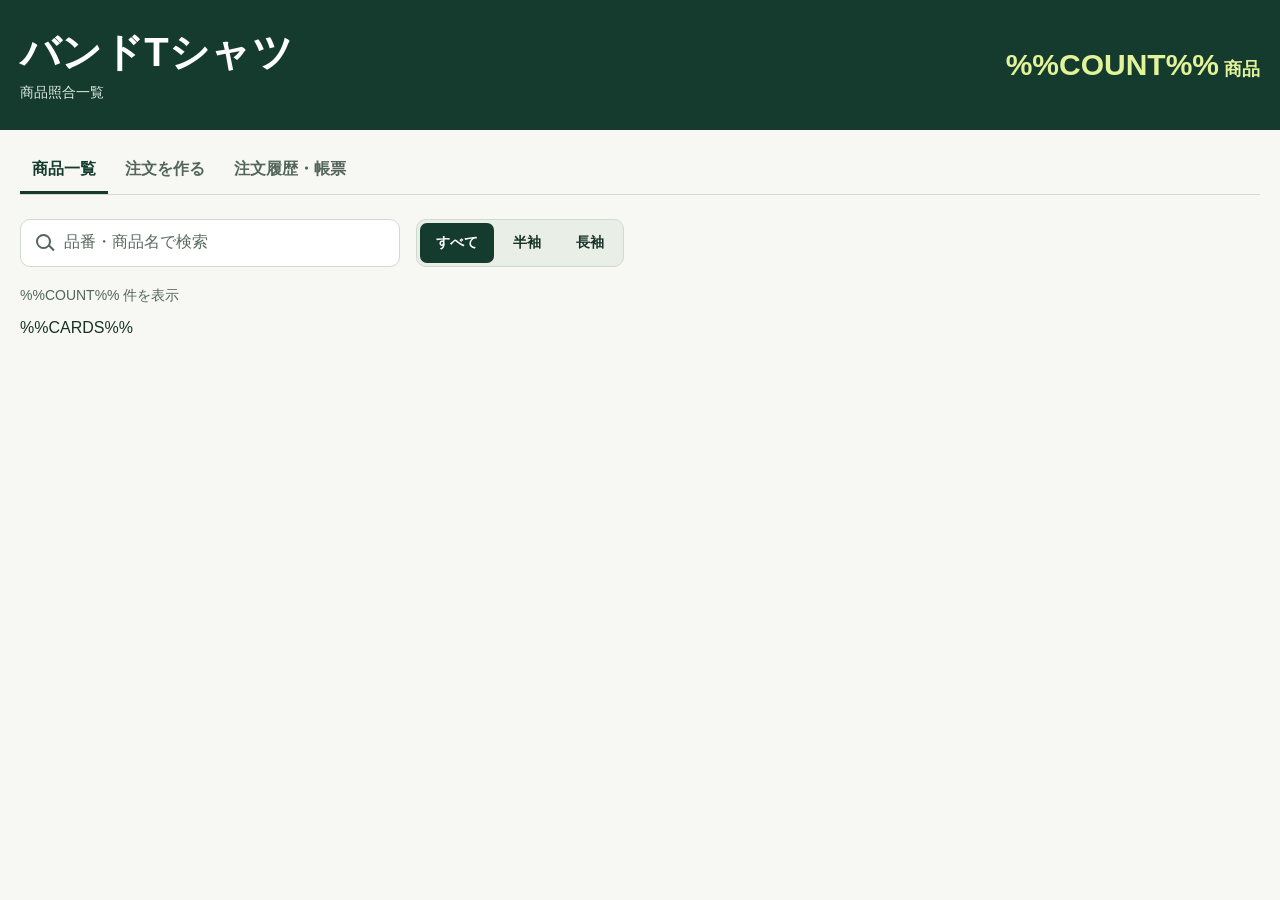
<file: web/catalog.html>
<!doctype html>
<html lang="ja">
<head>
<meta charset="utf-8">
<meta name="viewport" content="width=device-width, initial-scale=1">
<title>バンドTシャツ｜商品照合一覧</title>
<style>
:root{color-scheme:light;--ink:#173328;--muted:#53655c;--line:#cfdbcf;--deep:#153b2f;--paper:#f7f8f3;--lime:#e2f399;font:16px/1.55 -apple-system,BlinkMacSystemFont,"Hiragino Sans","Yu Gothic",sans-serif;color:var(--ink);background:var(--paper)}
*{box-sizing:border-box}
body,h1,h2,p{margin:0}
button,input,a{font:inherit;color:inherit}
button{cursor:pointer}
button:focus-visible,input:focus-visible{outline:3px solid #407395;outline-offset:3px}
[hidden]{display:none!important}
header{background:var(--deep);color:#fff}
.wrap{width:min(100% - 40px,1240px);margin-inline:auto}
header .wrap{min-height:130px;display:flex;align-items:center;justify-content:space-between;gap:20px}
h1{font-size:clamp(25px,3.7vw,40px);letter-spacing:.01em;line-height:1.25}
header p{font-size:14px;color:#deeadf;margin-top:5px}
.inventory-count{font-weight:700;font-size:18px;white-space:nowrap;color:var(--lime);font-variant-numeric:tabular-nums}
.inventory-count b{font-size:30px}
.tools{display:flex;align-items:center;gap:16px;flex-wrap:wrap;margin:24px 0 18px}
.searchbox{position:relative;display:block;flex:0 1 380px}
.searchbox:before{content:"";position:absolute;top:15px;left:16px;width:11px;height:11px;border:2px solid #53655c;border-radius:50%;pointer-events:none}
.searchbox:after{content:"";position:absolute;top:28px;left:28px;width:7px;height:2px;background:#53655c;transform:rotate(45deg);pointer-events:none}
input{min-height:48px;width:100%;border:1px solid var(--line);background:#fff;border-radius:10px;padding:8px 12px 8px 43px}
input::placeholder{color:#586a60}
.filters{display:flex;gap:3px;border:1px solid var(--line);border-radius:10px;background:#e9eee7;padding:3px}
.filters button{padding:4px 16px;min-height:40px;border:0;border-radius:7px;background:transparent;font-size:14px;font-weight:650}
.filters button[aria-pressed="true"]{color:#fff;background:var(--deep)}
.results{margin-bottom:10px;font-size:14px;color:var(--muted)}
.grid{display:grid;grid-template-columns:repeat(auto-fill,minmax(205px,1fr));gap:17px;margin-bottom:48px}
.card{min-width:0;width:100%;padding:0;overflow:hidden;border:1px solid var(--line);border-radius:12px;background:#fff;text-align:left}
.card:hover,.card:focus-visible{border-color:#50725f;box-shadow:0 2px 8px #12332118}
.photo{width:100%;aspect-ratio:4 / 3;background:#e8e7df;display:block;object-fit:contain}
.info{display:block;padding:12px}
.meta{display:flex;align-items:center;gap:7px;flex-wrap:wrap}
.code{font:700 18px/1.3 ui-monospace,SFMono-Regular,Menlo,monospace;letter-spacing:.01em}
.sleeve{font-size:12px;line-height:1.5;font-weight:650;border-radius:4px;padding:1px 6px;color:#2e5843;background:#e6efe6}
.sleeve.long{color:#583b68;background:#f0e8f4}
.name{display:block;margin-top:6px;font-size:14px;line-height:1.4;overflow-wrap:anywhere}
#empty{padding:22px 0;color:var(--muted)}
dialog{width:min(640px,calc(100% - 24px));max-width:none;max-height:calc(100dvh - 24px);padding:0;border:0;border-radius:15px;color:var(--ink);background:#fff;box-shadow:0 20px 70px #12332142}
dialog::backdrop{background:#10231bba}
body:has(dialog[open]){overflow:hidden}
.detail-head, .detail-foot{display:flex;align-items:center;justify-content:space-between;padding:14px 18px;gap:12px}
.detail-head h2{font:700 23px/1.2 ui-monospace,SFMono-Regular,Menlo,monospace}
.detail-head p{font-size:14px;overflow-wrap:anywhere;margin-top:4px}
#zoom{display:block;width:100%;height:auto;max-height:62dvh;object-fit:contain;background:#e8e7df}
.action{background:#fff;border:1px solid var(--line);border-radius:8px;padding:7px 14px;min-height:44px;font-weight:650;white-space:nowrap}
.action:disabled{opacity:.4;cursor:default}
#position{font-size:13px;color:var(--muted)}
@media(max-width:640px){.wrap{width:calc(100% - 28px)}header .wrap{min-height:100px;gap:10px}.inventory-count{font-size:14px}.inventory-count b{font-size:23px}.tools{margin:16px 0 12px;gap:10px}.searchbox{flex-basis:100%}.filters{width:100%}.filters button{flex:1}.grid{grid-template-columns:repeat(2,minmax(0,1fr));gap:10px}.info{padding:9px}.code{font-size:16px}.name{font-size:13px}.detail-head,.detail-foot{padding:12px}}

.tabs{display:flex;gap:5px;margin:18px 0 12px;border-bottom:1px solid var(--line)}
.tabs button{background:transparent;color:var(--muted);border:0;border-bottom:3px solid transparent;padding:9px 12px;min-height:44px;font-weight:700}
.tabs button[aria-current="page"]{color:var(--deep);border-color:var(--deep)}
.test-note{background:#ecf1df;border-radius:10px;padding:10px 14px;font-size:14px;margin:10px 0}
.order-actions{display:flex;align-items:center;gap:10px;flex-wrap:wrap;margin:12px 0}
.primary{background:var(--deep);border-color:var(--deep);color:white}
#cart-bar{position:sticky;bottom:max(8px,env(safe-area-inset-bottom));width:100%;box-shadow:0 3px 16px #17332833;margin-bottom:12px}
#pick-open{display:block;width:calc(100% - 32px);margin:12px auto 0}
#pick-sheet{width:min(440px,calc(100% - 24px));padding:20px;overscroll-behavior:contain}
#pick-sheet::backdrop{background:#10231b66}
.pick-heading,.pick-row,.pick-product,.stepper{display:flex;align-items:center;gap:12px}
.pick-heading,.pick-row{justify-content:space-between}
.pick-heading h2{font-size:20px}
.pick-product{margin:14px 0;padding:12px;background:var(--paper);border-radius:10px}
.pick-product img{width:76px;height:60px;object-fit:contain}
.pick-row{padding:12px 0;border-top:1px solid var(--line);font-variant-numeric:tabular-nums}
.stepper{gap:8px}
.stepper button{width:46px;height:46px;padding:0;font-size:22px;touch-action:manipulation}
.stepper output{min-width:3ch;text-align:center;font-size:20px;font-weight:700}
.pick-buttons{display:flex;gap:8px;margin-top:12px}
.pick-buttons .primary{flex:1}
@media(max-width:640px){
 #pick-sheet{position:fixed;inset:auto 0 0;margin:0 auto;width:100%;max-height:calc(100dvh - 12px);border-radius:20px 20px 0 0;padding:16px 18px max(18px,env(safe-area-inset-bottom))}
}
@media(max-width:640px) and (prefers-reduced-motion:no-preference){
 #pick-sheet[open]{animation:pick-rise .22s ease-out}
 @keyframes pick-rise{from{transform:translateY(100%)}to{transform:translateY(0)}}
}
#history-list{display:grid;gap:10px;margin:12px 0}
.history-row,.order-line{padding:12px;border:1px solid var(--line);border-radius:10px;background:white}
.history-row{display:flex;justify-content:space-between;align-items:center;text-align:left;gap:8px}
.order-line{display:flex;align-items:center;gap:10px;margin:7px 0}
.order-line img{width:60px;height:68px;object-fit:contain;background:#eee}
.order-line .item-copy{flex:1;min-width:0;overflow-wrap:anywhere}
.order-line small,.history-row small{display:block;color:var(--muted)}
.order-line input{padding:5px;width:62px}
#order-dialog{padding:16px}
#order-dialog .detail-head{padding:0 0 8px}
#order-message{position:fixed;z-index:3;bottom:70px;left:50%;transform:translateX(-50%);width:max-content;max-width:90%;padding:8px 12px;border-radius:8px;background:var(--deep);color:white}
.form-error{color:#8d3129}
@media(max-width:400px){.tabs button{padding:8px}.order-line{gap:6px;padding:7px}.order-line img{width:46px}}
#print-documents{display:none}
.document-sheet{border:1px solid var(--line);border-top:3px solid var(--deep);border-radius:4px;padding:clamp(12px,3vw,24px);margin:18px 0;background:white;color:var(--ink)}
.document-sheet h2{font-size:22px;margin:2px 0 16px}
.document-sheet>small,.document-facts dt,.invoice-line small,.line-cost small{color:var(--muted)}
.document-facts,.doc-fields{display:grid;grid-template-columns:repeat(auto-fit,minmax(min(140px,100%),1fr));gap:10px}
.document-facts{margin:0 0 20px}
.document-facts>div{border-bottom:1px solid var(--line);padding:4px 0;min-width:0;overflow-wrap:anywhere}
.document-facts dt{font-size:12px}
.document-facts dd{margin:0;font-size:14px}
.document-sheet h3,.invoice-form h3{font-size:16px;margin:16px 0 8px}
.doc-line,.invoice-line{display:grid;grid-template-columns:60px minmax(0,1fr) auto;align-items:center;gap:10px;border:0;border-bottom:1px solid var(--line);border-radius:0;margin:0;padding:9px 0}
.doc-line img,.invoice-line img{width:60px;height:55px;object-fit:contain;background:#f4f3ed}
.line-cost{text-align:right;font-variant-numeric:tabular-nums}
.line-cost small,.invoice-line small{display:block}
.doc-total{padding:10px 12px;text-align:right;background:#e6efe6;border-top:2px solid var(--deep);font-weight:700;margin:12px 0}
.doc-fields label{font-size:14px;color:var(--muted)}
.doc-fields input{padding:7px 9px;min-width:0}
.invoice-line .item-copy{overflow-wrap:anywhere}
.invoice-qty{display:flex;gap:8px;align-items:center}.invoice-qty output{font-variant-numeric:tabular-nums}
.invoice-qty button{width:44px;padding:0;touch-action:manipulation}
.template-link{display:inline-flex;align-items:center;min-height:44px;font-size:14px;text-underline-offset:3px}
@media(max-width:520px){.doc-line{grid-template-columns:48px minmax(0,1fr)}.doc-line img,.invoice-line img{width:48px}.doc-line .line-cost{grid-column:2;text-align:left;display:flex;gap:10px;flex-wrap:wrap;align-items:baseline}.invoice-line{grid-template-columns:48px minmax(0,1fr)}.invoice-qty{grid-column:1/-1;justify-content:flex-end}.invoice-qty strong{margin-left:auto}.order-actions .action{white-space:normal}}
.doc-options{grid-column:1/-1}.doc-options summary{cursor:pointer;padding:8px 0}
.financial-sheet{color:#171717;border-top-color:#202020;font-variant-numeric:tabular-nums}
.bill-header h2{border:2px solid #202020;text-align:center;letter-spacing:.28em;margin:0;padding:5px}
.bill-header p{text-align:right;margin:6px 0;font-size:12px}
.bill-parties,.bill-terms{margin:12px 0;overflow-wrap:anywhere}
.bill-parties{display:grid;grid-template-columns:1fr 1fr;gap:16px}
.bill-parties dt,.bill-terms dt{font-size:12px}
.bill-parties dd,.bill-terms dd{margin:0}
.bill-parties dd{font-weight:700;border-bottom:1px solid #555;min-height:1.6em}
.bill-terms{max-width:28em;border:1px solid #555}
.bill-terms>div,.bill-amount{display:grid;grid-template-columns:7em 1fr}
.bill-terms>div+div{border-top:1px solid #777}
.bill-terms dt,.bill-amount span,.bill-notes strong,.bill-lines thead th{background:#252525;color:white;font-weight:700;print-color-adjust:exact;-webkit-print-color-adjust:exact}
.bill-terms dt,.bill-terms dd,.bill-amount>*{padding:3px 8px}
.bill-amount{border:2px solid #252525;margin:16px 0;max-width:30em;align-items:stretch}
.bill-amount span{display:grid;align-items:center}
.bill-amount strong{text-align:right;font-size:1.2em}
.bill-lines{width:100%;border-collapse:collapse;font-size:14px}
.bill-lines th,.bill-lines td{padding:5px;border:1px solid #777}
.bill-lines td{text-align:right;vertical-align:middle}
.bill-lines td:first-child{text-align:left;width:52%;overflow-wrap:anywhere}
.bill-lines td:first-child>*{display:block}
.bill-lines small{color:#555}.bill-lines tr,.photo-item{break-inside:avoid}
.bill-total{text-align:right;border:1px solid #555;padding:6px 8px;font-weight:700}
.bill-notes{border:1px solid #555;margin-top:16px;break-inside:avoid}
.bill-notes strong{display:block;padding:2px 8px;font-size:12px}.bill-notes p{padding:8px;overflow-wrap:anywhere}
.photo-items{display:grid;grid-template-columns:repeat(2,minmax(0,1fr));gap:12px}
.photo-item{min-width:0;margin:0;border:1px solid var(--line);border-radius:6px;overflow:hidden}
.photo-item img{display:block;width:100%;aspect-ratio:4/3;object-fit:contain;background:#f4f3ed}
.photo-item figcaption{padding:8px;overflow-wrap:anywhere}
.photo-item figcaption div{display:flex;justify-content:space-between;flex-wrap:wrap;gap:4px}
.photo-item figcaption span,.photo-item figcaption small{display:block;font-size:13px}
@media screen and (max-width:520px){.bill-lines{font-size:12px}.bill-lines td,.bill-lines th{padding:3px}.bill-lines td:first-child{width:43%}.photo-items{gap:6px}.photo-item figcaption{padding:5px}.invoice-qty{flex-wrap:wrap}}
@media print{
 @page{size:A4 portrait;margin:12mm}
 :root,body{background:#fff}
 body:has(#order-dialog[open]){overflow:visible}
 body:has(#order-dialog[open])> :not(#order-dialog){display:none!important}
 #order-dialog[open]{position:static;display:block;overflow:visible;width:100%;max-height:none;border:0;box-shadow:none;padding:0;margin:0}
 #order-dialog::backdrop{background:none}
 #order-dialog button,#order-dialog .order-actions{display:none!important}
 .order-line{break-inside:avoid}
 body:has(#print-documents .document-sheet)>*{display:none!important}
 body:has(#print-documents .document-sheet)>#print-documents{display:block!important}
 #print-documents .document-sheet{border:0;border-top:2px solid var(--deep);border-radius:0;padding:0;margin:0;font-size:10pt}
 #print-documents .document-sheet + .document-sheet{break-before:page}
 #print-documents .document-facts{grid-template-columns:repeat(3,minmax(0,1fr))}
 #print-documents .doc-line{display:grid;grid-template-columns:17mm 1fr auto;break-inside:avoid}
 #print-documents .line-cost{display:block;grid-column:auto;text-align:right}
 #print-documents .doc-total,#print-documents .document-facts{break-inside:avoid}
 #print-documents h3{break-after:avoid}
 #print-documents .bill-lines{font-size:9pt}
 #print-documents .bill-lines thead{display:table-header-group}
 #print-documents .photo-item img{height:38mm}
 #print-documents .photo-item figcaption{padding:2mm}
 #print-documents .photo-items{gap:3mm}
 #print-documents .financial-sheet{border-top:0}
}
</style>
</head>
<body>
<header><div class="wrap"><div><h1>バンドTシャツ</h1><p>商品照合一覧</p></div><div class="inventory-count"><b>%%COUNT%%</b> 商品</div></div></header>
<main class="wrap">
<nav class="tabs" aria-label="メニュー"><button data-view="catalog" aria-current="page">商品一覧</button><button data-view="create">注文を作る</button><button data-view="history">注文履歴・帳票</button></nav>
<p id="test-note" class="test-note" hidden>ここで作る注文はすべてテスト注文です。このブラウザに保存され、仕入先には送信されません。</p>
<section id="catalog-view">
<div class="tools">
<label class="searchbox"><input id="search" type="search" placeholder="品番・商品名で検索" aria-label="品番・商品名で検索" autocomplete="off" spellcheck="false"></label>
<div class="filters" role="group" aria-label="袖丈で絞り込み">
<button data-filter="all" aria-pressed="true">すべて</button><button data-filter="SS" aria-pressed="false">半袖</button><button data-filter="LS" aria-pressed="false">長袖</button>
</div></div>
<p id="results" class="results" role="status">%%COUNT%% 件を表示</p>
<div id="grid" class="grid">%%CARDS%%</div>
<p id="empty" hidden>該当する商品がありません。品番や袖丈を確認してください。</p>
<button class="action primary" id="cart-bar" hidden>カートを確認</button>
</section>
<section id="history-view" hidden><h2>注文履歴・帳票</h2><p id="history-empty" class="results">このブラウザに保存したテスト注文はありません。</p><div id="history-list"></div><a class="template-link" href="document-template.xlsx" download="帳票ひな型.xlsx">見積書・請求書のExcel雛形</a></section>
<p id="order-message" role="status" hidden></p>
</main>
<div id="print-documents"></div>
<dialog id="detail" aria-labelledby="detail-code" aria-describedby="detail-name">
<div class="detail-head"><div><div class="meta"><h2 id="detail-code"></h2><span id="detail-sleeve" class="sleeve"></span></div><p id="detail-name"></p></div><button class="action" id="close" autofocus>閉じる</button></div>
<img id="zoom" alt="">
<button type="button" id="pick-open" class="action primary" aria-haspopup="dialog" hidden>注文数を選ぶ</button>
<div class="detail-foot"><button class="action" id="prev">前の商品</button><span id="position"></span><button class="action" id="next">次の商品</button></div>
</dialog>
<dialog id="pick-sheet" aria-labelledby="pick-title">
<div class="pick-heading"><h2 id="pick-title" tabindex="-1" autofocus>注文数を選ぶ</h2><button class="action" id="pick-close">閉じる</button></div>
<div class="pick-product"><img id="pick-photo" alt=""><div><div class="meta"><strong class="code" id="pick-code"></strong><span id="pick-sleeve"></span></div><span class="name" id="pick-name"></span></div></div>
<div class="pick-row"><span>注文数</span><div class="stepper">
<button class="action" id="pick-minus" aria-label="1点減らす">−</button><output id="pick-qty" aria-label="注文数"></output><button class="action" id="pick-plus" aria-label="1点増やす">＋</button>
</div></div>
<div class="pick-row" id="pick-amount" hidden><span>小計</span><strong></strong></div>
<p id="pick-error" class="form-error" role="alert" hidden></p>
<div class="pick-buttons"><button class="action" id="pick-back" hidden>点数を変更</button><button class="action primary" id="pick-review">確認する</button><button class="action primary" id="pick-save" hidden>カートに追加</button></div>
</dialog>
<dialog id="order-dialog" aria-labelledby="order-title"><div class="detail-head"><h2 id="order-title"></h2><button class="action" id="order-close">閉じる</button></div><div id="order-body"></div><p id="order-error" class="form-error" role="alert" hidden></p></dialog>
<script>
'use strict';
const get = s => document.querySelector(s);
const cards = Array.from(document.querySelectorAll('.card'));
const filters = Array.from(document.querySelectorAll('[data-filter]'));
const search = get('#search');
const detail = get('#detail');
const visible = () => cards.filter(card => !card.hidden);
function fold(value) {
  return value.normalize('NFKC').toLowerCase()
    .replace(/[ぁ-ゖ]/g, c => String.fromCharCode(c.charCodeAt(0) + 0x60))
    .replace(/[\s・.'’/＆&-]/g, '');
}
let sleeve = 'all';
let selected;
function filterCards() {
  const term = fold(search.value);
  let count = 0;
  for (const card of cards) {
    card.hidden = !(sleeve === 'all' || card.dataset.code.startsWith(sleeve)) ||
      !fold(card.dataset.code + ' ' + card.querySelector('.name').textContent).includes(term);
    if (!card.hidden) count++;
  }
  get('#results').textContent = count + ' 件を表示';
  get('#empty').hidden = count !== 0;
}
for (const button of filters) button.addEventListener('click', () => {
  sleeve = button.dataset.filter;
  for (const b of filters) b.setAttribute('aria-pressed', String(b === button));
  filterCards();
});
search.addEventListener('input', filterCards);
function show(card) {
  selected = card;
  const shown = visible();
  const n = shown.indexOf(card);
  const code = card.dataset.code;
  const name = card.querySelector('.name').textContent;
  const tag = card.querySelector('.sleeve');
  get('#detail-code').textContent = code;
  get('#detail-sleeve').textContent = tag.textContent;
  get('#detail-sleeve').className = tag.className;
  get('#detail-name').textContent = name;
  get('#zoom').src = card.querySelector('img').getAttribute('src');
  get('#zoom').alt = code + ' ' + name + ' の拡大写真';
  get('#position').textContent = (n + 1) + ' / ' + shown.length;
  get('#prev').disabled = n === 0;
  get('#next').disabled = n === shown.length - 1;
  detail.dispatchEvent(new Event('productchange'));
  if (!detail.open) detail.showModal();
}
function step(d) {
  const shown = visible();
  const card = shown[shown.indexOf(selected) + d];
  if (card) show(card);
}
get('#grid').addEventListener('click', event => {
  const card = event.target.closest('.card');
  if (card) show(card);
});
get('#close').addEventListener('click', () => detail.close());
get('#prev').addEventListener('click', () => step(-1));
get('#next').addEventListener('click', () => step(1));
detail.addEventListener('keydown', e => {
  if (e.key === 'ArrowLeft') step(-1);
  if (e.key === 'ArrowRight') step(1);
});
detail.addEventListener('click', e => {
  const r = detail.getBoundingClientRect();
  if (e.target === detail && (e.clientX < r.left || e.clientX > r.right || e.clientY < r.top || e.clientY > r.bottom)) detail.close();
});
</script>
<script type="application/json" id="previous-photos">%%PREVIOUS_PHOTOS%%</script>
<script type="application/json" id="previous-codes">%%PREVIOUS_CODES%%</script>
<script type="application/json" id="price-classes">%%PRICE_CLASSES%%</script>
<script>%%ORDER_SCRIPT%%</script>
</body>
</html>
</file>
